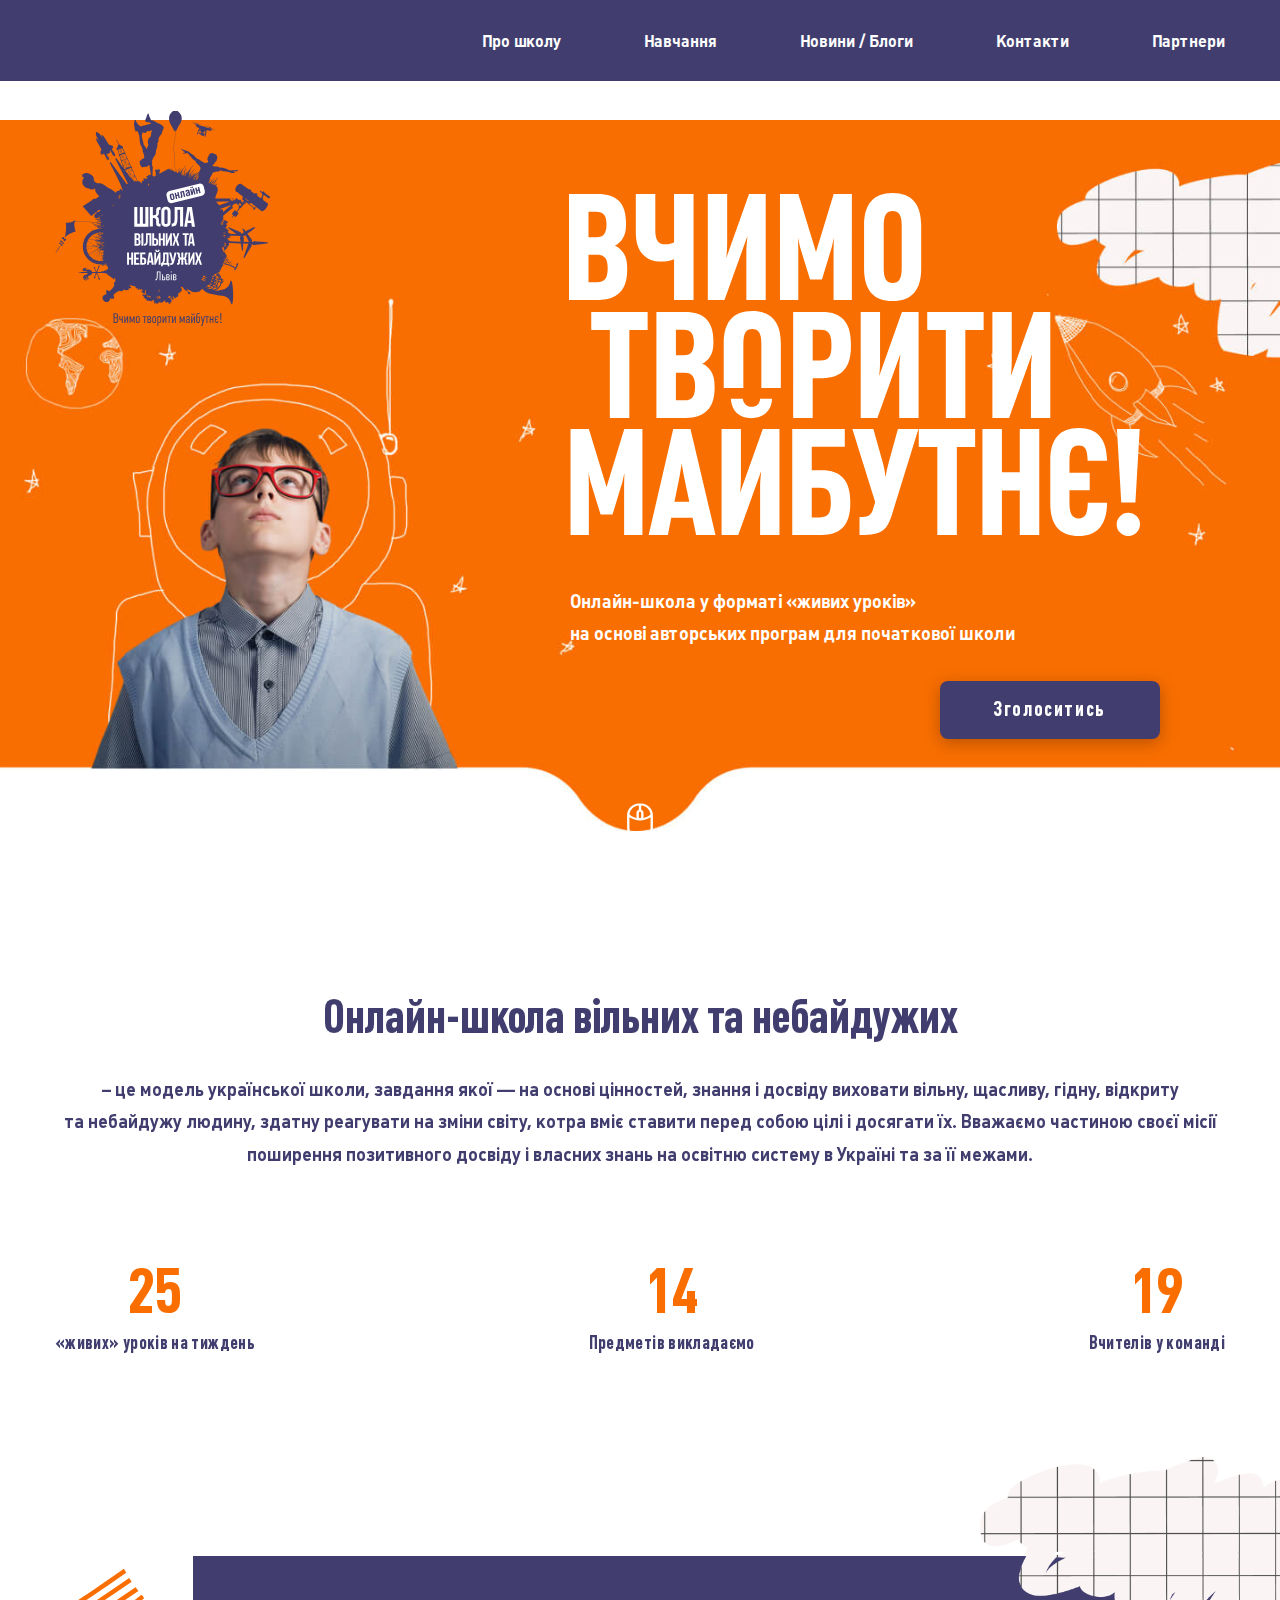
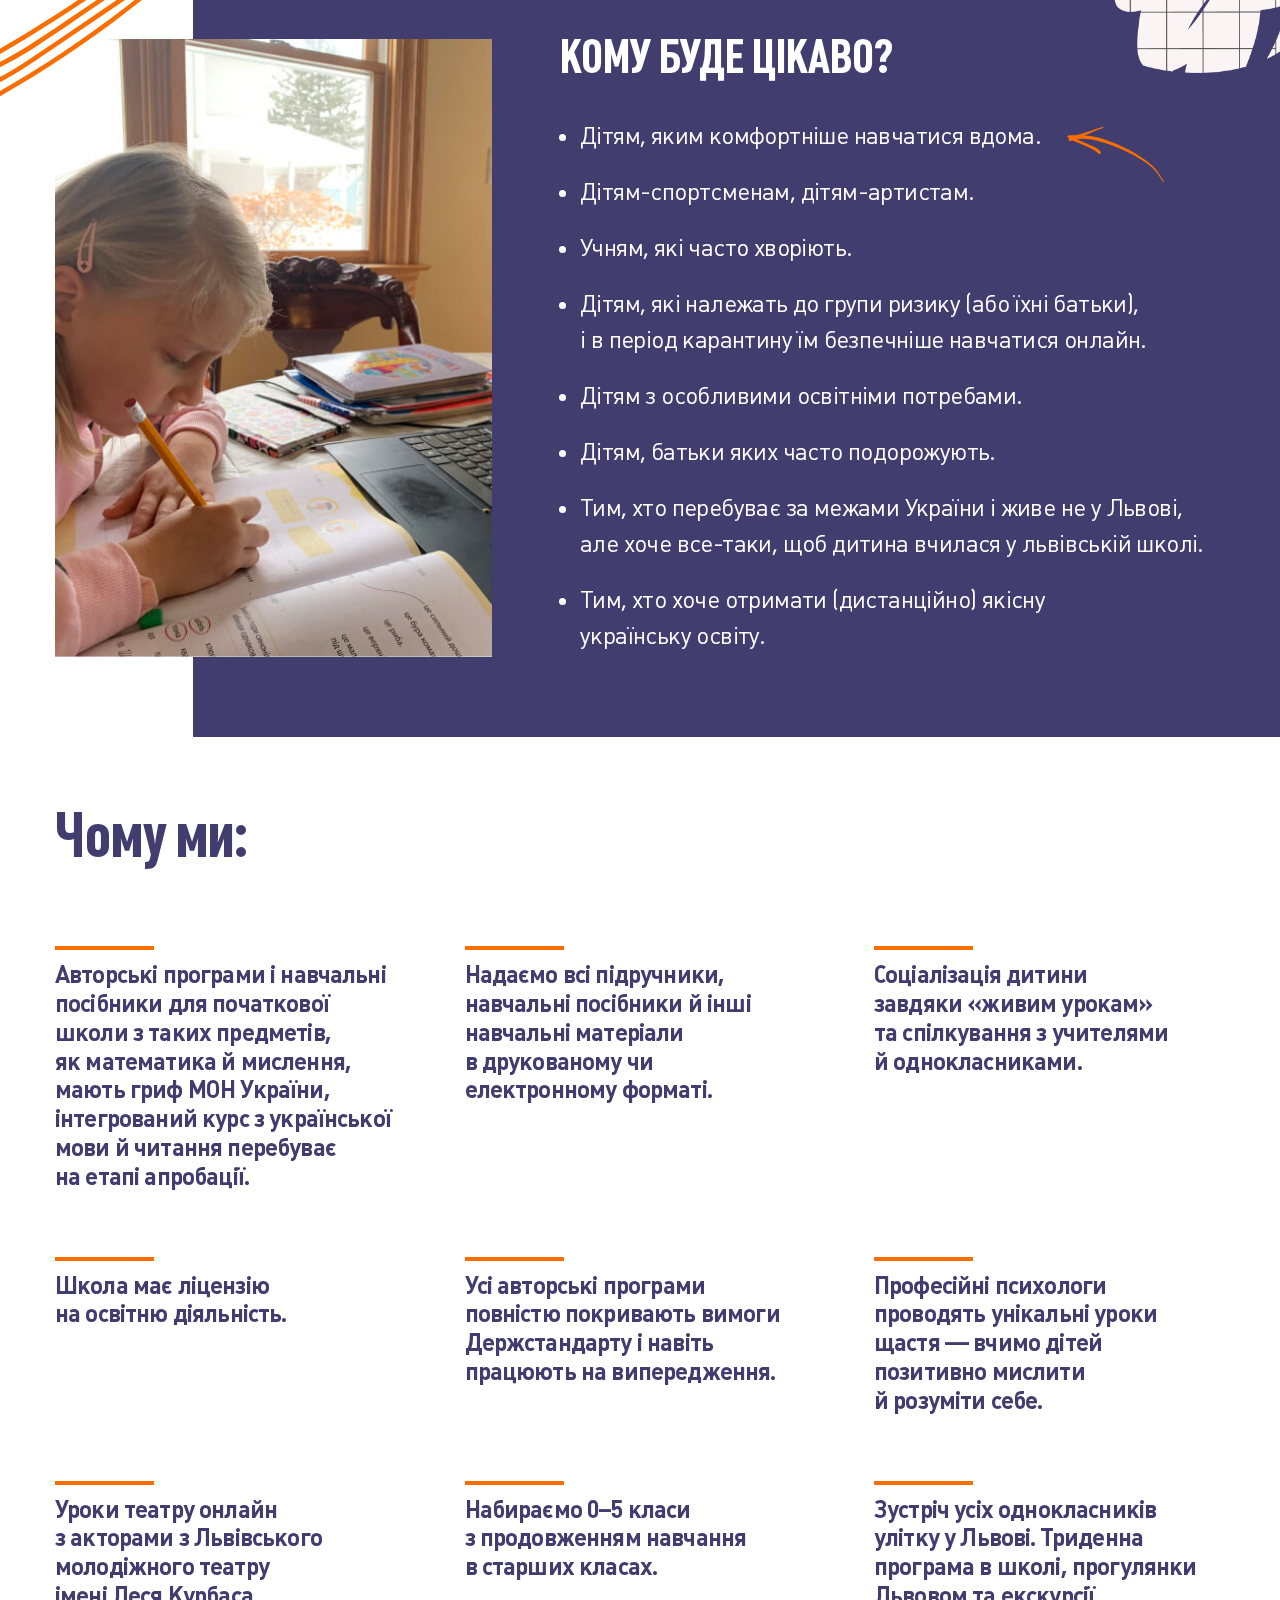
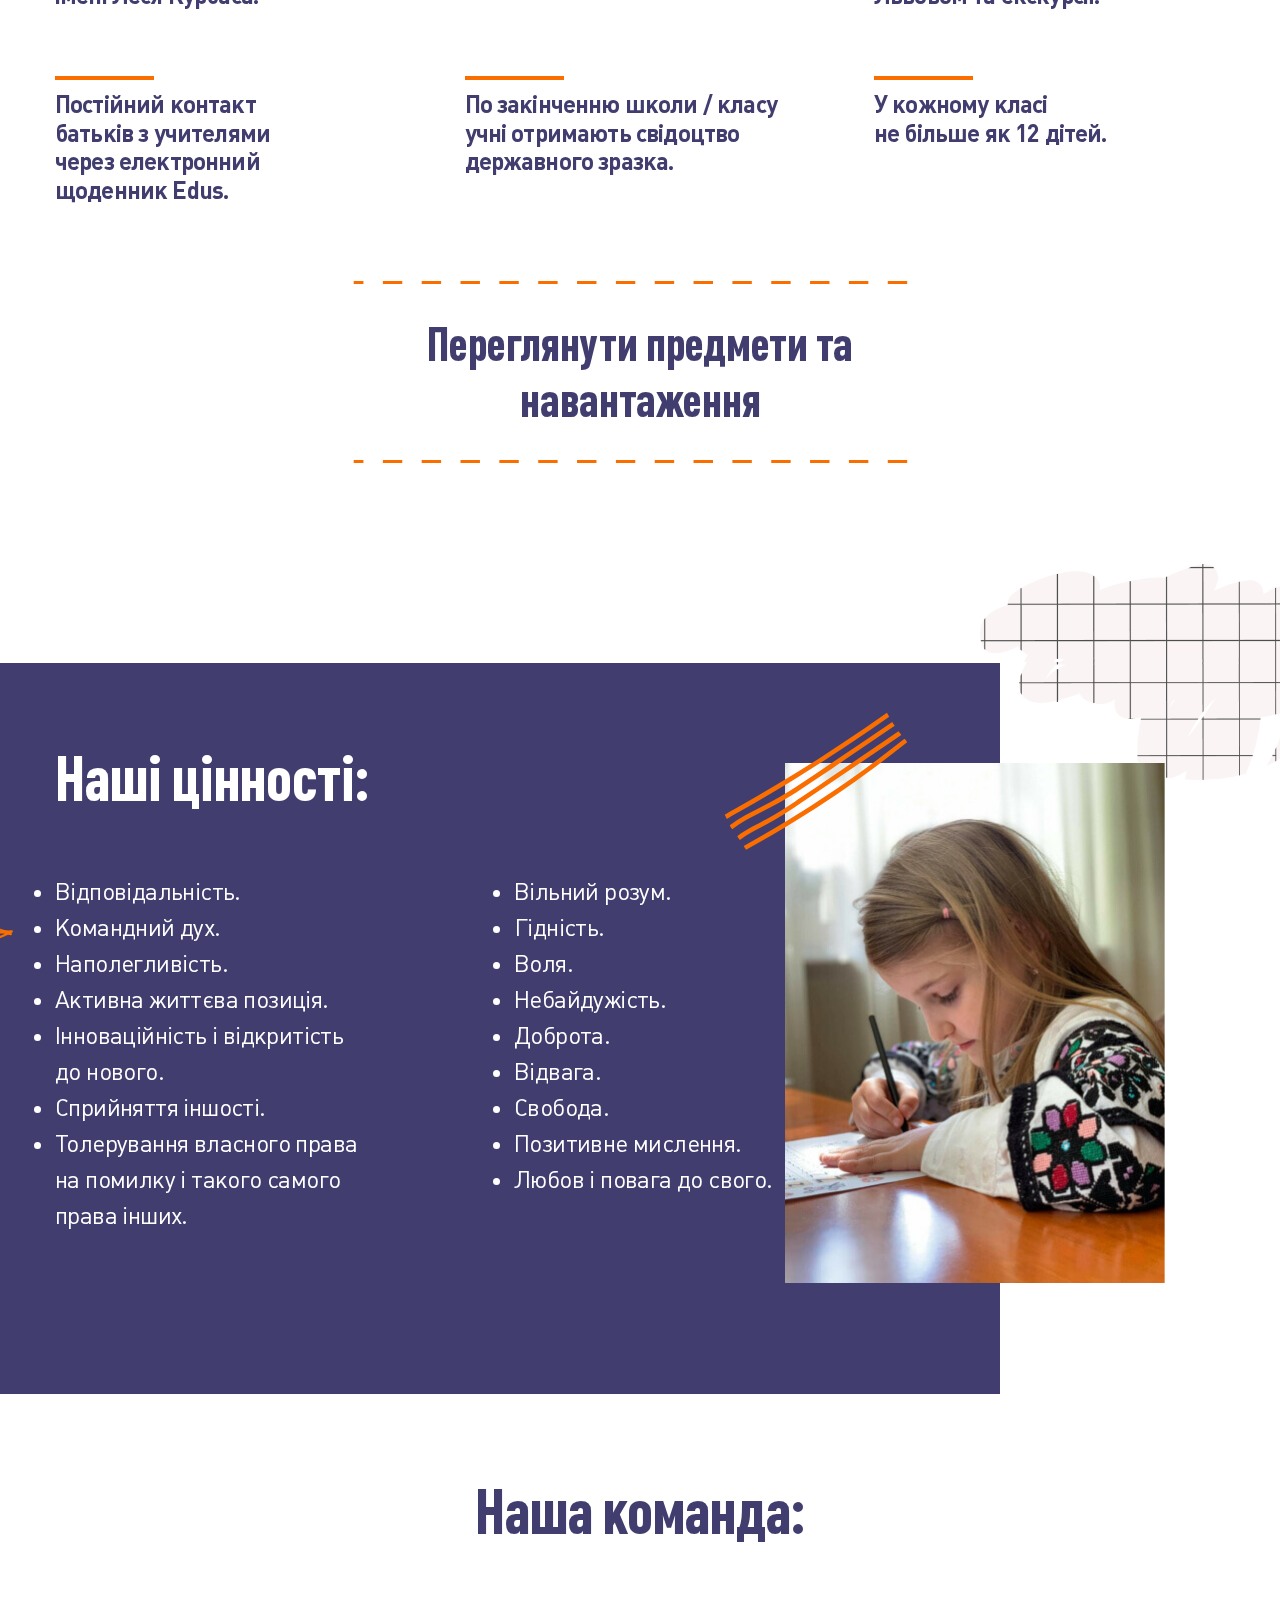
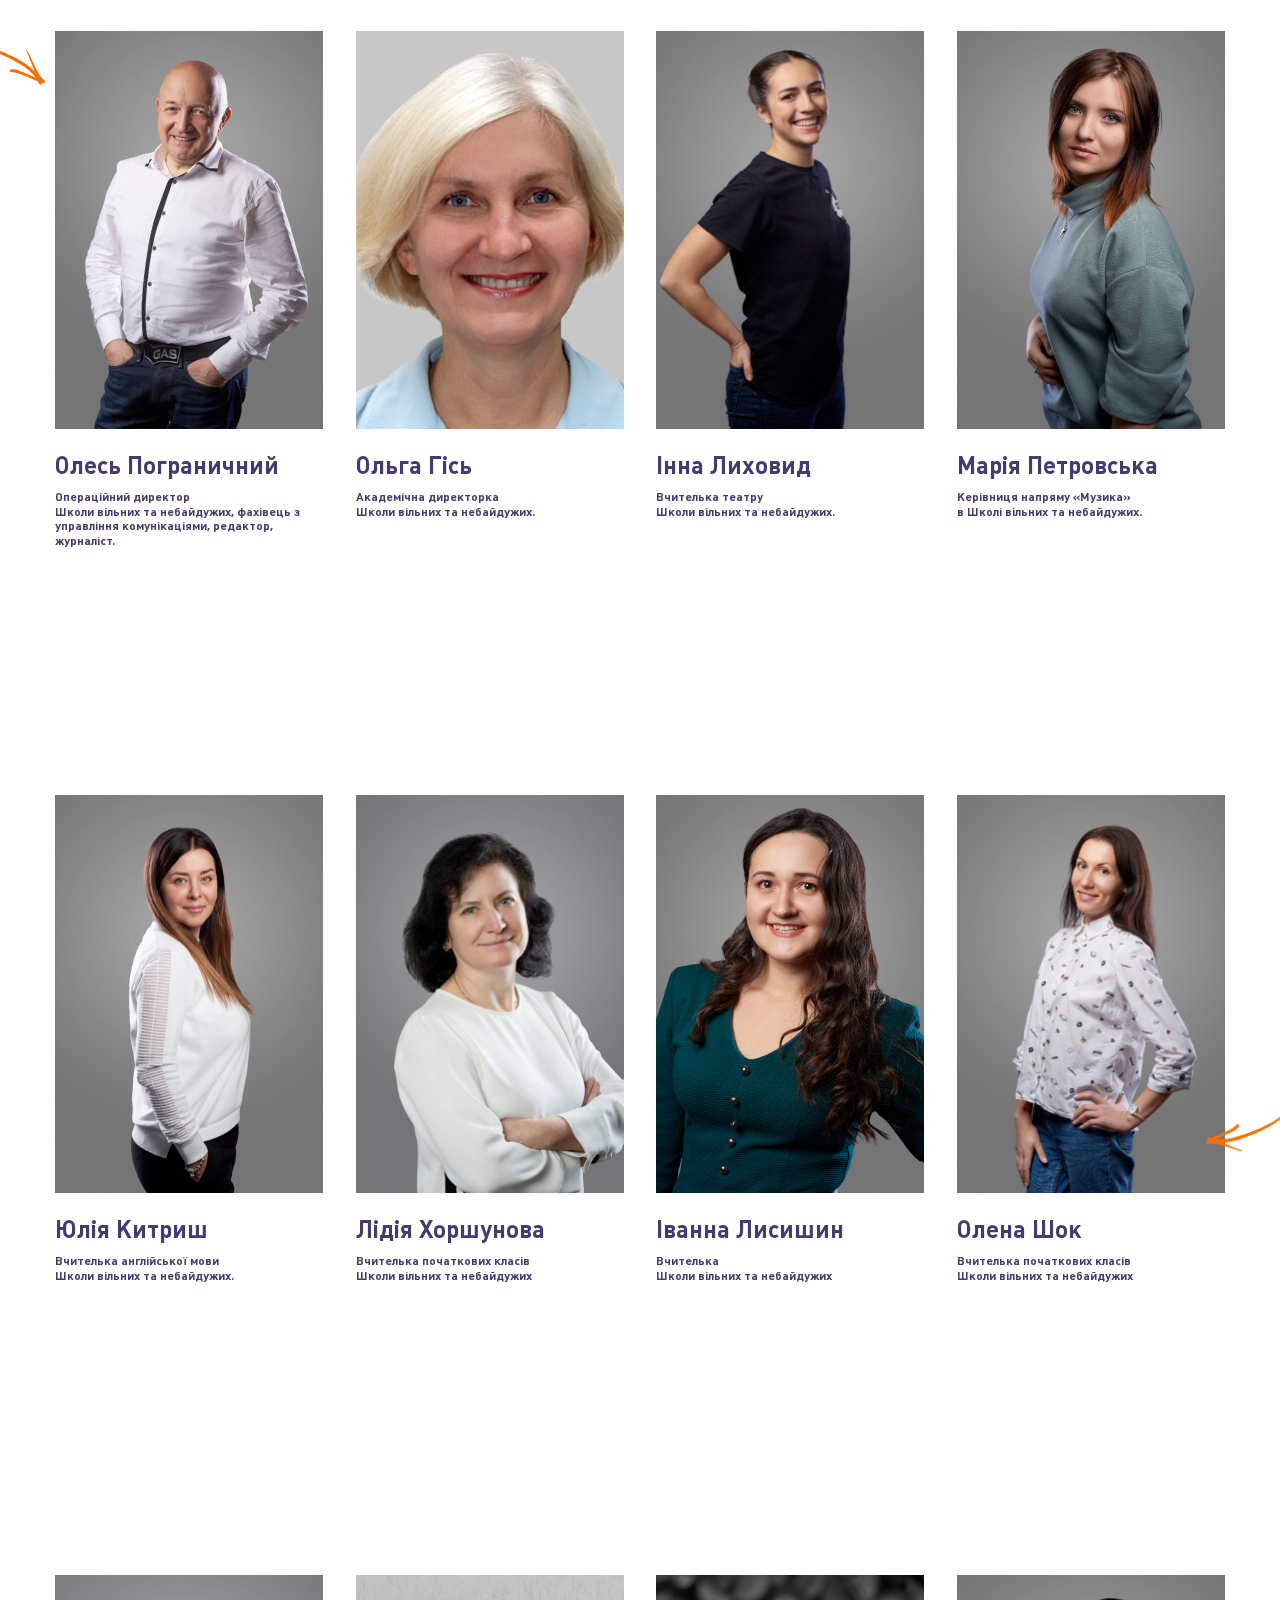
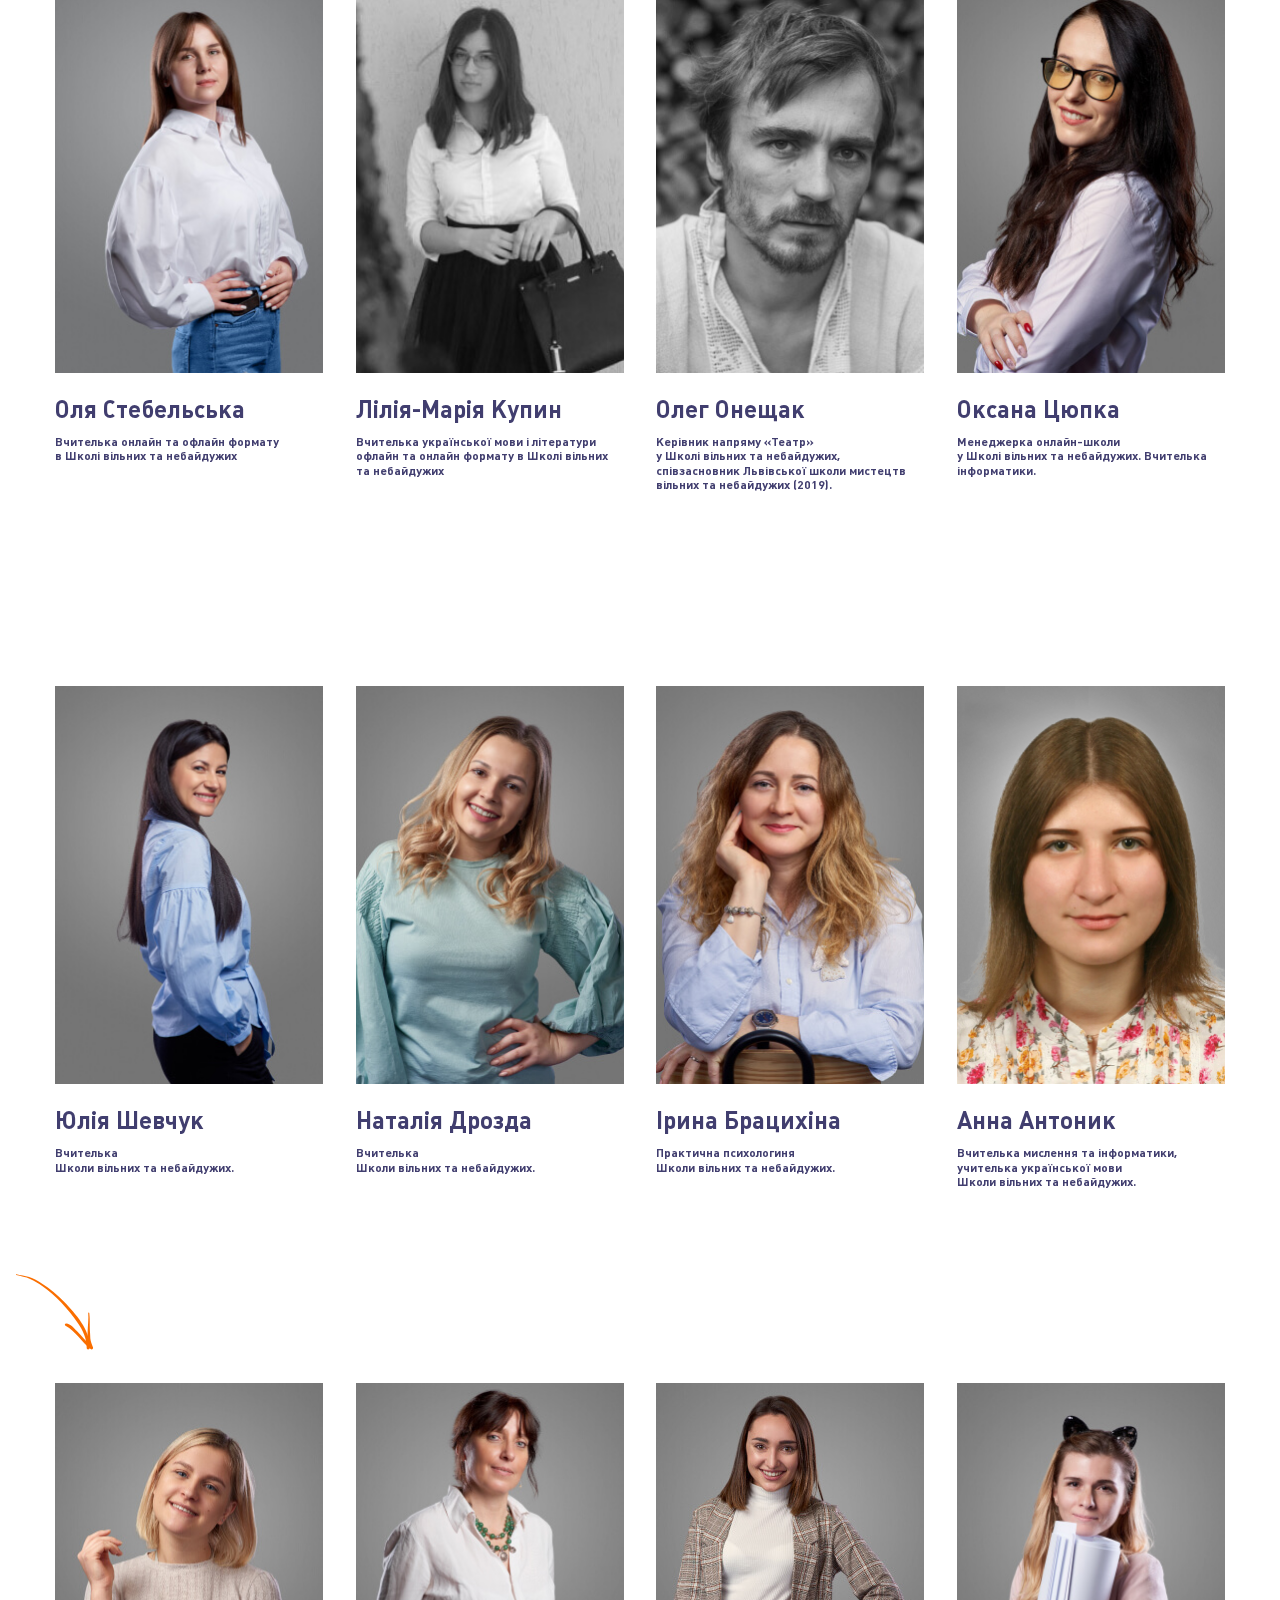
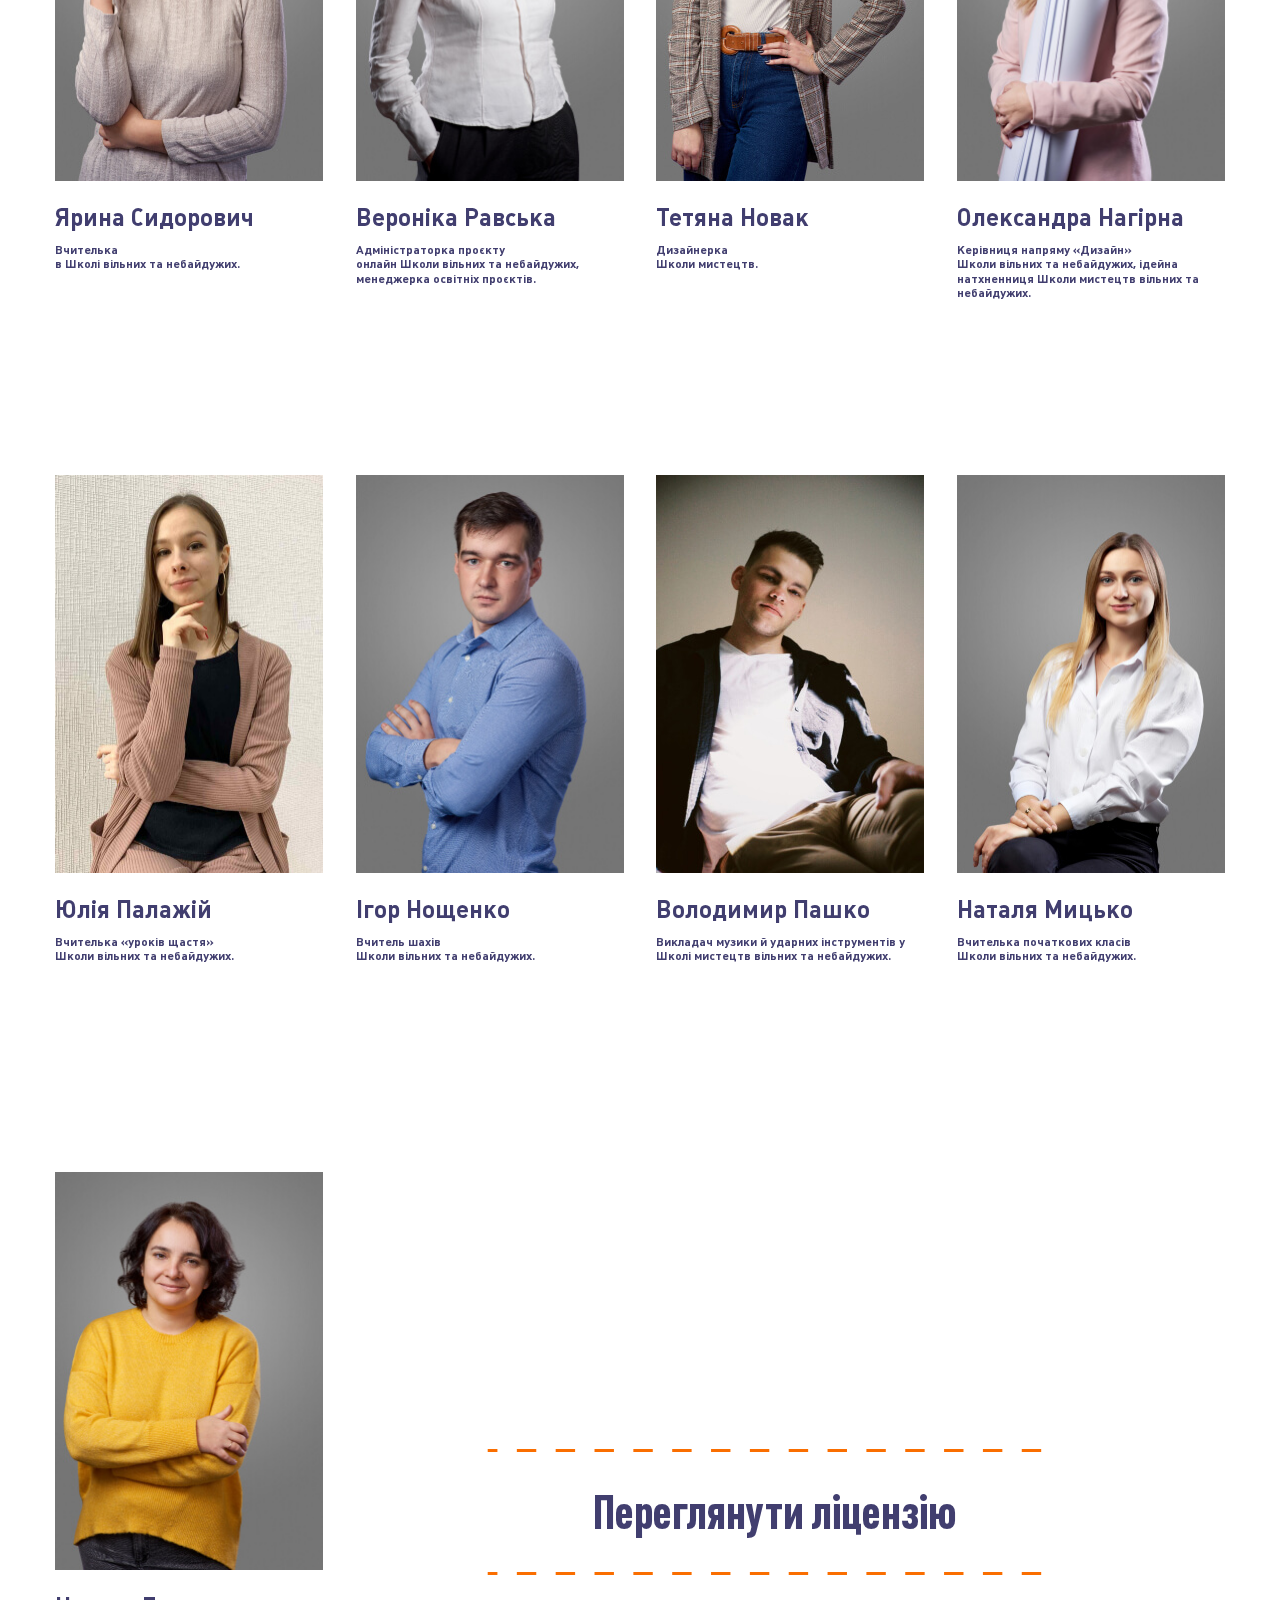
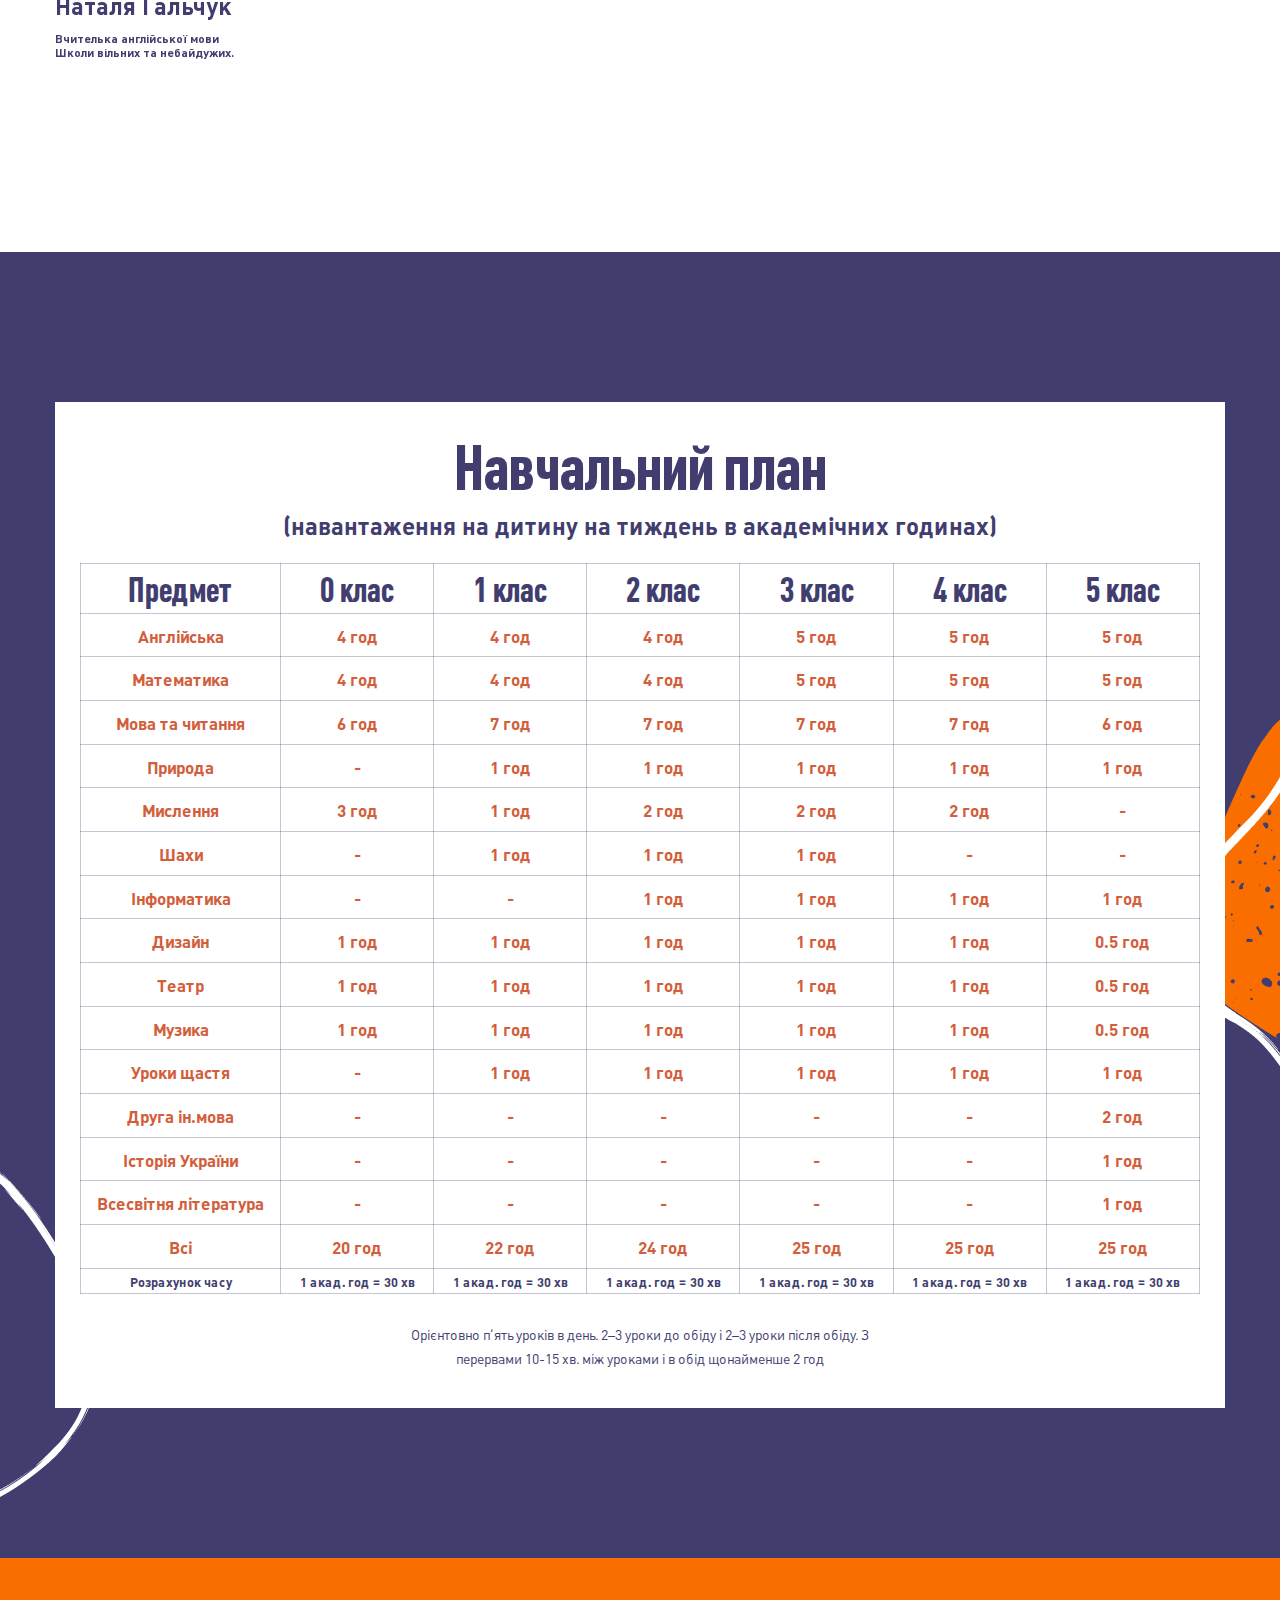
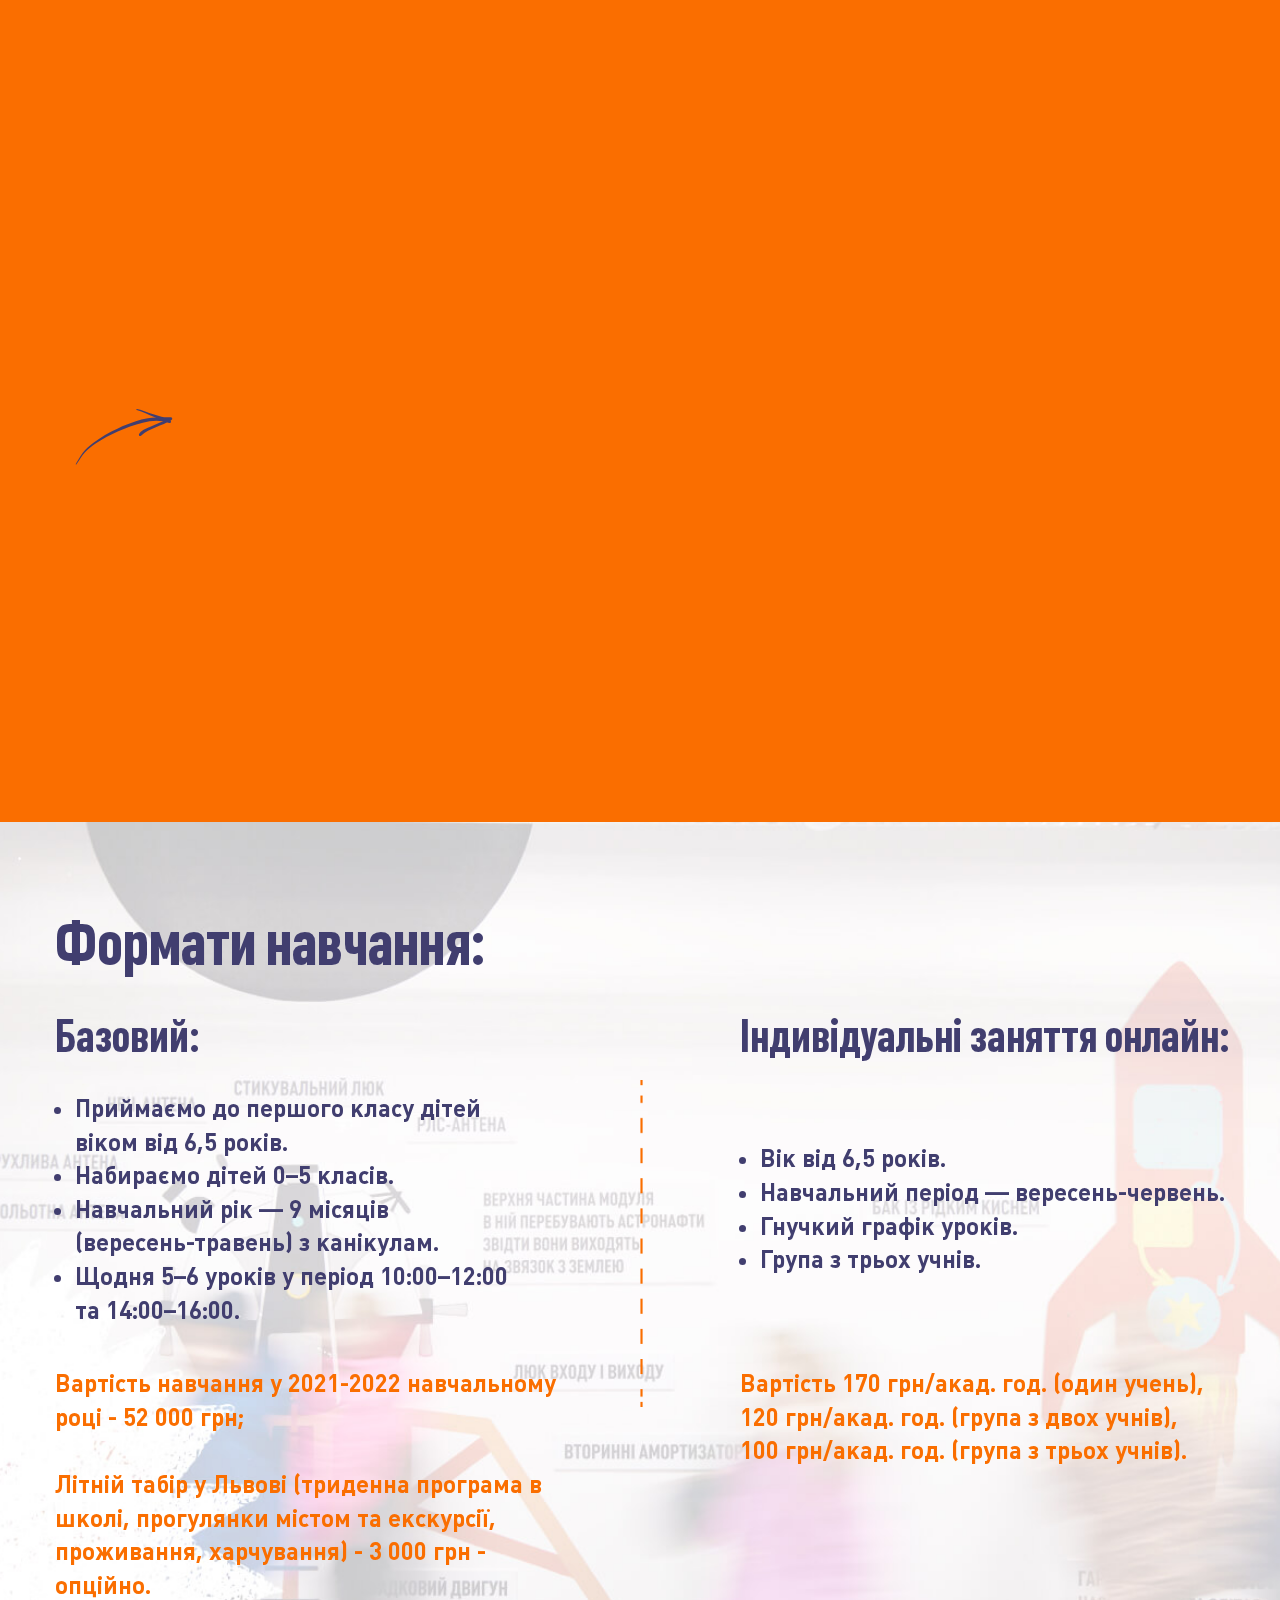
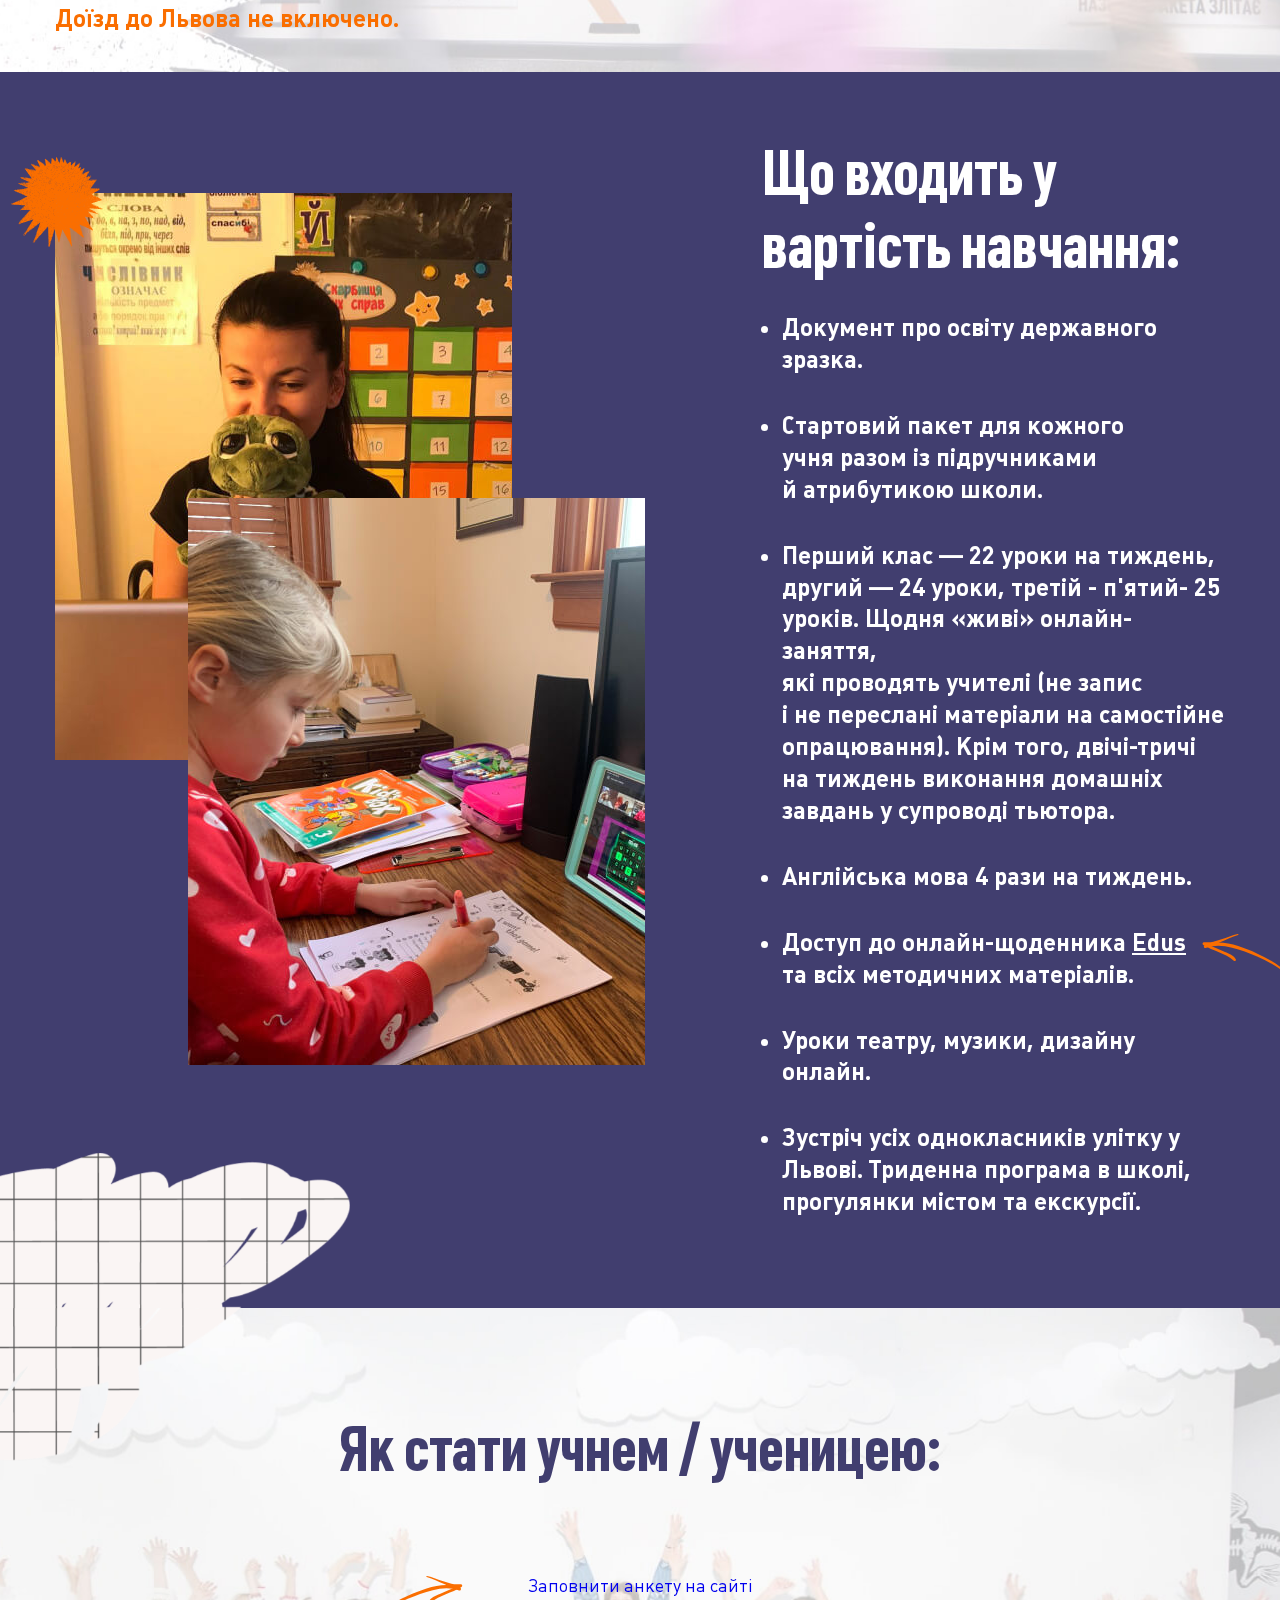
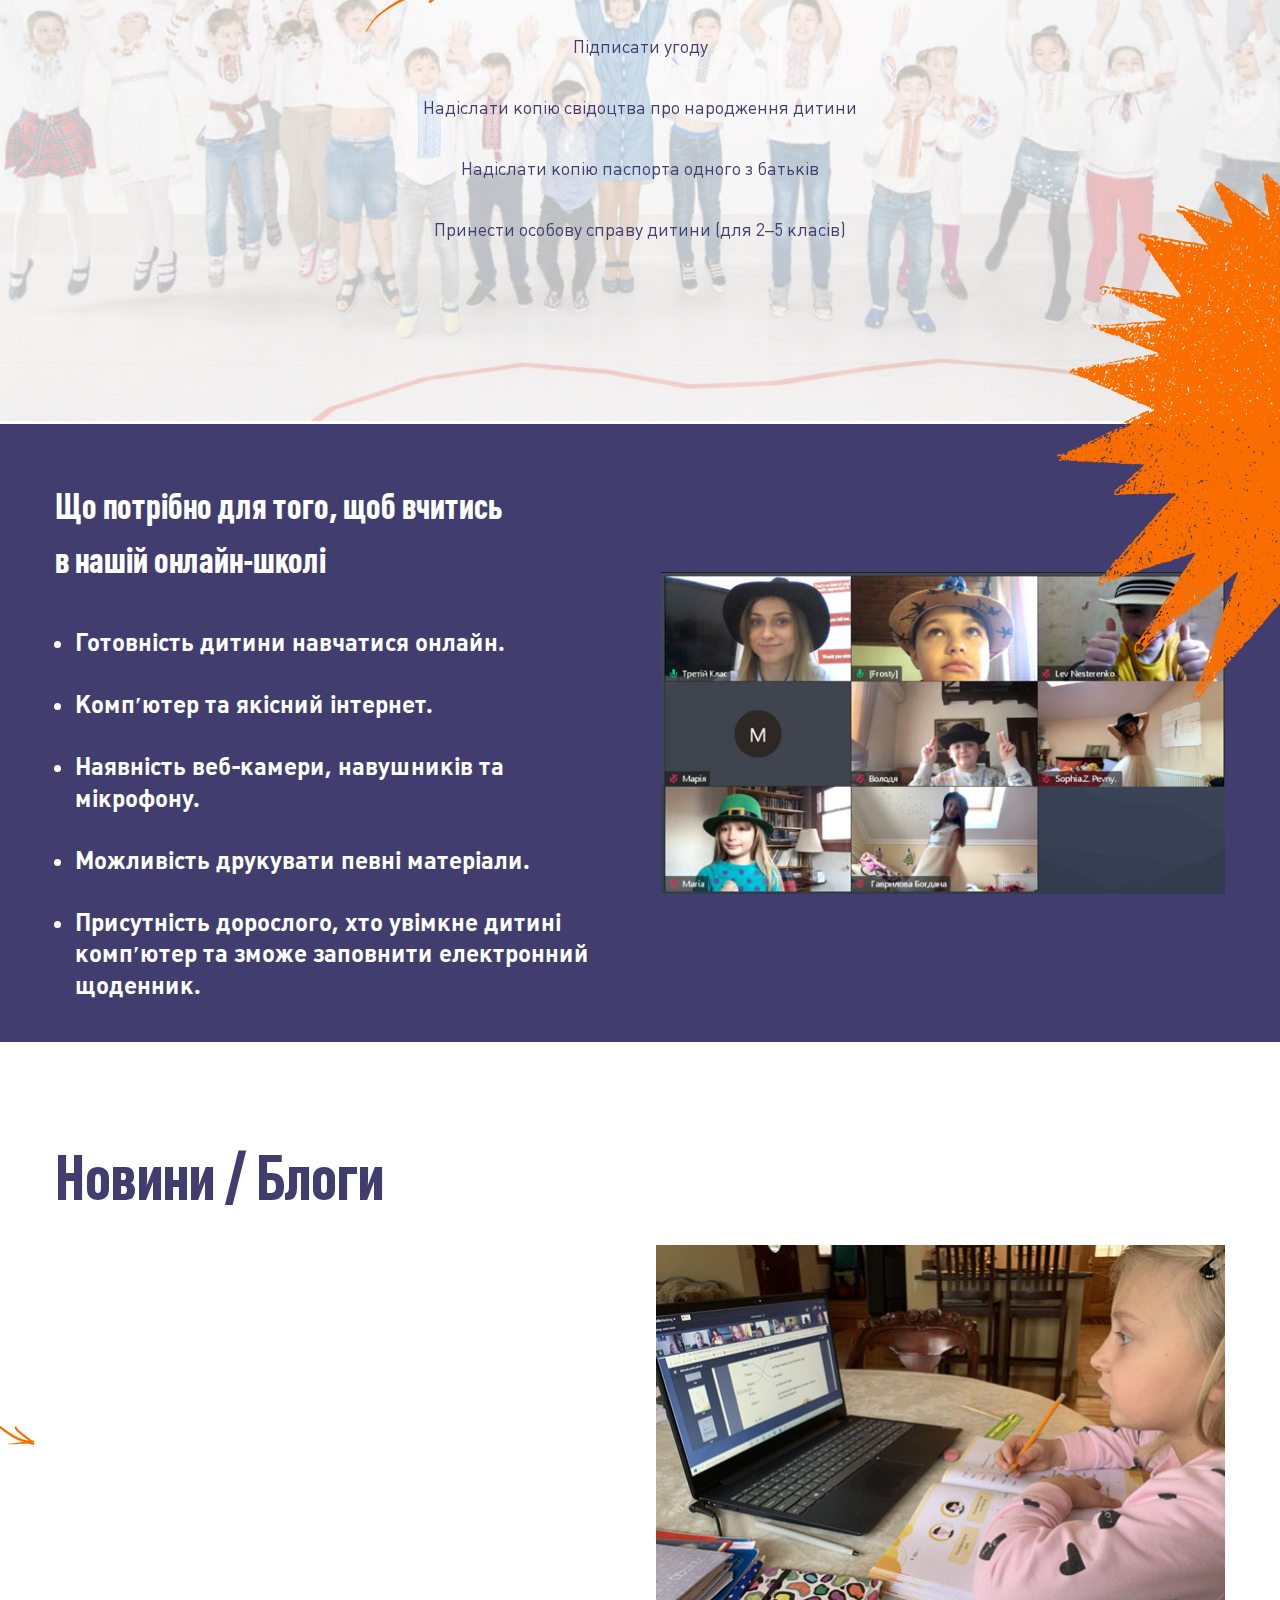
<file: index.html>
<!DOCTYPE html>
<html lang="en">
<head>
    <meta charset="UTF-8">
    <meta name="viewport" content="width=device-width, initial-scale=1.0">
    <title>Школа вільних та небайдужих</title>

    <link rel="stylesheet" href="https://unpkg.com/swiper/swiper-bundle.min.css" />
    <link rel="stylesheet" href="styles/styles.css">

    <script src="https://code.jquery.com/jquery-3.5.1.min.js" integrity="sha256-9/aliU8dGd2tb6OSsuzixeV4y/faTqgFtohetphbbj0=" crossorigin="anonymous"></script>
    <script src="https://unpkg.com/swiper/swiper-bundle.min.js"></script>
    <script src="scripts/counter.js"></script>
    <script src="scripts/scripts.js"></script>
</head>
<body>
    <header class="df">
        <div class="container df s_betwen">
            <a href="/">
                <img src="img/logo.svg" class="logo" alt="">
            </a>

            <nav class="df">
                <div class="drop_down">
                    <span>Про школу</span>

                    <div class="drop">
                        <a href="#online_school">Онлайн-школа</a>
                        <a href="#who_interested">Кому буде цікаво</a>
                        <a href="#why_we">Чому ми</a>
                        <a href="#our_values">Наші цінності</a>
                        <a href="#our_team">Наша команда</a>
                        <button class="call_modal" data-modal=".license_overlay">Ліцензія</buttom>
                        <a href="#photo_space">Фото просторів</a>
                    </div>
                </div>

                <div class="drop_down">
                    <span>Навчання</span>

                    <div class="drop">
                        <a href="#study_plan">Навчальний план</a>
                        <a href="#video_wrap">Відео</a>
                        <a href="#school_format">Формати навчання</a>
                        <a href="#wats_in_price">Що входить у вартість навчання</a>
                        <a href="#how_to_become_student">Як стати учнем/ученицею</a>
                        <a href="#what_u_need">Що потрібно, щоб вчитись</a>
                    </div>
                </div>

                <a href="#news">Новини / Блоги</a>
                <a href="#contacts">Контакти</a>
                <a href="#partners">Партнери</a>
            </nav>
        </div>
    </header>

    <main>
        <section class="big_container top_section">
            <div class="container">
                <img src="img/top_screen_logo.svg" alt="" class="big_logo">

                <img src="img/top_screen_slogan.svg" alt="" class="top_slogan">

                <p class="under_slogan">
                    Онлайн-школа у форматі «живих уроків» <br> на основі авторських програм для початкової школи
                </p>

                <!-- <button class="assigne_btn call_modal" data-modal=".form_overlay">Зголоситись</button> -->

                <a href="https://docs.google.com/forms/d/e/1FAIpQLSdZXMGHr9an1UhYc7g9g3VJ0x-VELqtNO1QOlLrXEF7TNU7ig/viewform" target="_blank" class="assigne_btn">Зголоситись</a>

                <a href="#online_school" class="scroll_screen"></a>
            </div>
        </section>

        <section id="online_school" class="big_container online_school">
            <div class="container">
                <h1>Онлайн-школа вільних та небайдужих</h1>

                <p class="subtitle">
                    – це модель української школи, завдання якої — на основі цінностей, знання і досвіду виховати вільну, щасливу, гідну, відкриту <br> 
                    та небайдужу людину, здатну реагувати на зміни світу, котра вміє ставити перед собою цілі і досягати їх. Вважаємо частиною своєї місії поширення позитивного досвіду і власних знань на освітню систему в Україні та за її межами.
                </p>

                <div class="df s_betwen">
                    <div class="stats">
                        <p class="num counter-number" data-from="1" data-to="25" data-speed="500">25</p>
                        <p>«живих» уроків на тиждень</p>
                    </div>

                    <div class="stats">
                        <p class="num counter-number" data-from="1" data-to="14" data-speed="500">14</p>
                        <p>Предметів викладаємо</p>
                    </div>

                    <div class="stats">
                        <p class="num counter-number" data-from="1" data-to="19" data-speed="500">19</p>
                        <p>Вчителів у команді</p>
                    </div>
                </div>
            </div>     
        </section>

        <section id="who_interested" class="big_container who_interested">
            <div class="container">

                <div class="img_wrap">
                    <img src="img/who_interested/who_1.jpg" alt="">
                </div>

                <p class="title">КОМУ БУДЕ ЦІКАВО?</p>

                <ul>
                    <li data-img="img/who_interested/who_1.jpg">Дітям, яким комфортніше навчатися вдома.</li>
                    <li data-img="img/who_interested/who_2.jpg">Дітям-спортсменам, дітям-артистам.</li>
                    <li data-img="img/who_interested/who_3.jpg">Учням, які часто хворіють.</li>
                    <li data-img="img/who_interested/who_4.jpg">Дітям, які належать до групи ризику (або їхні батьки), <br>і в період карантину їм безпечніше навчатися онлайн.</li>
                    <li data-img="img/who_interested/who_5.jpg">Дітям з особливими освітніми потребами.</li>
                    <li data-img="img/who_interested/who_6.jpg">Дітям, батьки яких часто подорожують.</li>
                    <li data-img="img/who_interested/who_7.jpg">Тим, хто перебуває за межами України і живе не у Львові, <br>але хоче все-таки, щоб дитина вчилася у львівській школі.</li>
                    <li data-img="img/who_interested/who_8.jpg">Тим, хто хоче отримати (дистанційно) якісну <br>українську освіту.</li>
                </ul>
            </div>
        </section>

        <section id="why_we" class="big_container why_we">
            <div class="container">
                <p class="title">Чому ми: </p>

                <div class="df s_betwen why_wrap">
                    <div class="one">
                        <p>
                            Авторські програми і навчальні посібники для початкової <br>школи з таких предметів, <br>як математика й мислення, мають гриф МОН України, інтегрований курс з української мови й читання перебуває <br>на етапі апробації.
                        </p>
                    </div>
                    
                    <div class="one">
                        <p>
                            Надаємо всі підручники, навчальні посібники й інші навчальні матеріали <br>в друкованому чи <br>електронному форматі.
                        </p>
                    </div>

                    <div class="one">
                        <p>
                            Соціалізація дитини <br>завдяки «живим урокам» <br>та спілкування з учителями <br>й однокласниками.
                        </p>
                    </div>

                    <div class="one">
                        <p>
                            Школа має ліцензію <br>на освітню діяльність.
                        </p>
                    </div>

                    <div class="one">
                        <p>
                            Усі авторські програми <br>повністю покривають вимоги Держстандарту і навіть працюють на випередження.
                        </p>
                    </div>

                    <div class="one">
                        <p>
                            Професійні психологи <br>проводять унікальні уроки <br>щастя — вчимо дітей <br>позитивно мислити <br>й розуміти себе.
                        </p>
                    </div>

                    <div class="one">
                        <p>
                            Уроки театру онлайн <br>з акторами з Львівського молодіжного театру <br>імені Леся Курбаса.
                        </p>
                    </div>

                    <div class="one">
                        <p>
                            Набираємо 0–5 класи <br>з продовженням навчання <br>в старших класах.
                        </p>
                    </div>

                    <div class="one">
                        <p>
                            Зустріч усіх однокласників <br>улітку у Львові. Триденна програма в школі, прогулянки Львовом та екскурсії.
                        </p>
                    </div>

                    <div class="one">
                        <p>
                            Постійний контакт <br>батьків з учителями <br>через електронний <br>щоденник Edus.
                        </p>
                    </div>

                    <div class="one">
                        <p>
                            По закінченню школи / класу учні отримають свідоцтво державного зразка.
                        </p>
                    </div>

                    <div class="one">
                        <p>
                            У кожному класі <br>не більше як 12 дітей.
                        </p>
                    </div>
                </div>

                <a href="#study_plan" class="pressure">
                    <svg width="574" height="3" viewBox="0 0 574 3" fill="none" xmlns="http://www.w3.org/2000/svg">
                        <path class="line-move" d="M573.6 1.5L0.700043 1.49997" stroke="#FA6E00" stroke-width="3" stroke-miterlimit="10" stroke-dasharray="19.42 19.42"></path>
                      </svg>

                    Переглянути предмети та навантаження

                    <svg width="574" height="3" viewBox="0 0 574 3" fill="none" xmlns="http://www.w3.org/2000/svg">
                        <path class="line-move" d="M573.6 1.5L0.700043 1.49997" stroke="#FA6E00" stroke-width="3" stroke-miterlimit="10" stroke-dasharray="19.42 19.42"></path>
                      </svg>
                </a>
            </div>
        </section>

        <section id="our_values" class="big_container our_values">
            <div class="container">
                <p class="title">Наші цінності:</p>

                <ul>
                    <li data-img="img/values/valuees_1.jpg">Відповідальність.</li>
                    <li data-img="img/values/valuees_17.jpg">Командний дух.</li>
                    <li data-img="img/values/valuees_18.jpg">Наполегливість.</li>
                    <li data-img="img/values/valuees_19.jpg">Активна життєва позиція.</li>
                    <li data-img="img/values/valuees_20.jpg">Інноваційність і відкритість <br>до нового.</li>
                    <li data-img="img/values/valuees_21.jpg">Сприйняття іншості.</li>
                    <li data-img="img/values/valuees_22.jpg">Толерування власного права <br>на помилку і такого самого <br>права інших.</li>
                    <li data-img="img/values/valuees_8.jpg">Вільний розум.</li>
                    <li data-img="img/values/valuees_9.jpg">Гідність.</li>
                    <li data-img="img/values/valuees_10.jpg">Воля.</li>
                    <li data-img="img/values/valuees_11.jpg">Небайдужість.</li>
                    <li data-img="img/values/valuees_12.jpg">Доброта.</li>
                    <li data-img="img/values/valuees_13.jpg">Відвага.</li>
                    <li data-img="img/values/valuees_14.jpg">Свобода.</li>
                    <li data-img="img/values/valuees_15.jpg">Позитивне мислення.</li>
                    <li data-img="img/values/valuees_16.jpg">Любов і повага до свого.</li>
                </ul>

                <div class="img_wrap">
                    <img src="img/values/valuees_1.jpg" alt="">
                </div>
            </div>
        </section>

        <section id="our_team" class="container our_team">
            <p class="title">
                Наша команда: 
            </p>

            <div class="df s_betwen team_wrap">
                <div class="one">
                    <div class="img_wrap">
                        <img src="img/teachers/teacher_1.jpg" alt="">

                        <img src="img/teachers/teacher_1_1.jpg" alt="" class="hover_img">
                    </div>

                    <p class="name">
                        Олесь Пограничний
                    </p>

                    <p class="desc">
                        Операційний директор <br>
                        Школи вільних та небайдужих, 
                        фахівець з управління комунікаціями, редактор, журналіст. 
                    </p>

                    <p class="sub_desc">
                        У 2019 році закінчив Школу освітніх 
                        управлінців (спільна програма KMBS 
                        та Освіторії). Голова капітули «Журналу Ї». 
                        У 2016–2017 — прес-секретар голови 
                        Донецької військово-цивільної адміністрації. Секретар українсько-польського 
                        медіа-товариства. Учасник Революції 
                        на граніті. Альпініст, мандрівник.

                    </p>
                </div>

                <div class="one">
                    <div class="img_wrap">
                        <img src="img/teachers/teacher_2.jpg" alt="">

                        <img src="img/teachers/teacher_2_1.jpg" alt="" class="hover_img">
                    </div>

                    <p class="name">
                        Ольга Гісь
                    </p>

                    <p class="desc">
                        Академічна директорка <br>
                        Школи вільних та небайдужих. 
                    </p>

                    <p class="sub_desc">
                        Кандидатка фіз.-мат. наук, психологиня, вчителька вищої категорії. Лауреатка міжнародної стипендії ім. Фулбрайта в галузі освіти. Стажувалася у США (The Torrance Center for Creativity and Talent Development). 
                        <br><br>
                        Авторка підручників і навчальних посібників:
                        - серії «Планета Міркувань» — для розвитку продуктивного мислення дітей молодшого шкільного віку;
                        - інноваційних підручників з математики 
                        для 1–4 класів;
                        - серії «Школа Міркувань» (математика, мислення, абетка) — для підготовки 
                        дитини до школи.

                    </p>
                </div>

                <div class="one">
                    <div class="img_wrap">
                        <img src="img/teachers/teacher_3.jpg" alt="">

                        <img src="img/teachers/teacher_3_1.jpg" alt="" class="hover_img">
                    </div>

                    <p class="name">
                        Інна Лиховид
                    </p>

                    <p class="desc">
                        Вчителька театру <br>
                        Школи вільних та небайдужих.
                    </p>

                    <p class="sub_desc">
                        Актриса театру і кіно. У 2014 році закінчила Львівський національний університет 
                        імені Івана Франка, здобула вищу освіту 
                        за спеціальністю «Театральне мистецтво». Дев’ять років пропрацювала актрисою 
                        в театрі ім. Лесі Українки. Тепер мама 
                        і вчителька, а ще поетеса і перекладачка.
                    </p>
                </div>

                <div class="one">
                    <div class="img_wrap">
                        <img src="img/teachers/teacher_4.jpg" alt="">

                        <img src="img/teachers/teacher_4_1.jpg" alt="" class="hover_img">
                    </div>

                    <p class="name">
                        Марія Петровська
                    </p>

                    <p class="desc">
                        Керівниця напряму «Музика» <br>
                        в Школі вільних та небайдужих.
                    </p>

                    <p class="sub_desc">
                        Композиторка (навчалася у Мирослава Скорика), викладачка музично-теоретичних дисциплін, вокалу, фортепіано та композиції. Учасниця (2018) і лекторка (2019) на фестивалі освіти «Вчителі майбутнього». Учасниця 
                        й переможниця міжнародних конкурсів 
                        та фестивалів з композиції. У 2017 році відбулася світова прем’єра її твору 
                        на Міжнародному фестивалі сучасної музики «2days& 2 night new music». Пише класичні твори і різноманітні пісні.

                    </p>
                </div>

                <div class="one">
                    <div class="img_wrap">
                        <img src="img/teachers/teacher_5.jpg" alt="">

                        <img src="img/teachers/teacher_5_1.jpg" alt="" class="hover_img">
                    </div>

                    <p class="name">
                        Юлія Китриш
                    </p>

                    <p class="desc">
                        Вчителька англійської мови <br>
                        Школи вільних та небайдужих. 
                    </p>

                    <p class="sub_desc">
                        Має вищу педагогічну освіту, викладає англійську мову з 2013 року. Спеціалістка 
                        першої категор  ії. Має міжнародну сертифікацію (Cambridge TKT — Module 1, Cambridge 
                        TKT — Young Learners).
                    </p>
                </div>

                <div class="one">
                    <div class="img_wrap">
                        <img src="img/teachers/teacher_6.jpg" alt="">

                        <img src="img/teachers/teacher_6_1.jpg" alt="" class="hover_img">
                    </div>

                    <p class="name">
                        Лідія Хоршунова
                    </p>

                    <p class="desc">
                        Вчителька початкових класів <br>
                        Школи вільних та небайдужих
                    </p>

                    <p class="sub_desc">
                        Вчитель вищої категорії. Має звання «Вчитель-методист». У 2006–2020 — методистка початкових класів НМЦО м. Львова 
                        (за сумісництвом). Двічі переможниця програми «Успішний вчитель» (2015, 2018). У 2017 — членкиня авторського колективу з розробки проєкту Державного стандарту Нової української школи в частині початкової школи. Співавторка навчальних ігор до навчального посібника 
                        Дарії Біди «Чарівна книга природи» (2017). Співавторка навчального посібника «Пори року. Птахи. Я пізнаю природу. 1 клас» за редакцією Дарії Біди (серія «Бібліотечка “Колоска”»).
                    </p>
                </div>

                <div class="one">
                    <div class="img_wrap">
                        <img src="img/teachers/teacher_7.jpg" alt="">

                        <img src="img/teachers/teacher_7_1.jpg" alt="" class="hover_img">
                    </div>

                    <p class="name">
                        Іванна Лисишин
                    </p>

                    <p class="desc">
                        Вчителька <br>
                        Школи вільних та небайдужих
                    </p>

                    <p class="sub_desc">
                        Закінчила Львівський національний університет імені Івана Франка. Здобула дві вищі освіти — вчителя початкової школи та вчителя англійської мови і літератури. Професійний стаж — 5 років. У сфері освіти тому, що прагне сприяти створенню умов для плекання яскравих особистостей, які змінюватимуть світ на краще і житимуть за покликом серця.
                    </p>
                </div>

                <div class="one">
                    <div class="img_wrap">
                        <img src="img/teachers/teacher_8.jpg" alt="">

                        <img src="img/teachers/teacher_8_1.jpg" alt="" class="hover_img">
                    </div>

                    <p class="name">
                        Олена Шок
                    </p>

                    <p class="desc">
                        Вчителька початкових класів <br>
                        Школи вільних та небайдужих
                    </p>

                    <p class="sub_desc">
                        У 2012 році закінчила Тернопільський національний педагогічний університет 
                        ім. В. М. Гнатюка. Працювала з дітьми різного віку, провела безліч занять, ігор та бесід. Любить дізнаватися щось нове, тому відвідує багато різноманітних семінарів. Брала участь 
                        у фестивалі від Освіторії «Вчителі майбутнього». Була волонтеркою в конкурсі Global Teachers Prize у відборі топ–50. Любить подорожувати, 
                        пити смачну каву і читати цікаві книжки.
                    </p>
                </div>

                <div class="one">
                    <div class="img_wrap">
                        <img src="img/teachers/teacher_9.jpg" alt="">

                        <img src="img/teachers/teacher_9_1.jpg" alt="" class="hover_img">
                    </div>

                    <p class="name">
                        Оля Стебельська
                    </p>

                    <p class="desc">
                        Вчителька онлайн та офлайн формату <br>
                        в Школі вільних та небайдужих
                    </p>

                    <p class="sub_desc">
                        У 2017 році закінчила педагогічний 
                        коледж Львівського національного університету імені Івана Франка, у 2020-му — Тернопільський 
                        національний педагогічний університет 
                        ім. В. М. Гнатюка.
                    </p>
                </div>

                <div class="one">
                    <div class="img_wrap">
                        <img src="img/teachers/teacher_10.jpg" alt="">

                        <img src="img/teachers/teacher_10_1.jpg" alt="" class="hover_img">
                    </div>

                    <p class="name">
                        Лілія-Марія Купин
                    </p>

                    <p class="desc">
                        Вчителька української мови і літератури офлайн та онлайн формату 
                        в Школі вільних та небайдужих
                    </p>

                    <p class="sub_desc">
                        У 2019 році закінчила Львівський національний університет імені Івана Франка, магістр філології. У 2016–2019 викладала 
                        на безкоштовних курсах української мови у Львові. Щоліта у 2017–2019 роках працювала т’юторкою для іноземців у School of Ukrainian Language and Culture при Українському католицькому університеті.
                    </p>
                </div>

                <div class="one">
                    <div class="img_wrap">
                        <img src="img/teachers/teacher_11.jpg" alt="">

                        <img src="img/teachers/teacher_11_1.jpg" alt="" class="hover_img">
                    </div>

                    <p class="name">
                        Олег Онещак
                    </p>

                    <p class="desc">
                        Керівник напряму «Театр» <br>
                        у Школі вільних та небайдужих, співзасновник Львівської школи мистецтв вільних та небайдужих (2019). 
                    </p>

                    <p class="sub_desc">
                        Актор Львівського театру імені Леся Курбаса, режисер, актор кіно. Співзасновник і директор Львівської галереї сценографії (2016), співорганізатор та ідейний натхненник першого в Україні фестивалю сценографії Львівське квадрієнале сценографії (2018).
                    </p>
                </div>

                <div class="one">
                    <div class="img_wrap">
                        <img src="img/teachers/teacher_12.jpg" alt="">

                        <img src="img/teachers/teacher_12_1.jpg" alt="" class="hover_img">
                    </div>

                    <p class="name">
                        Оксана Цюпка
                    </p>

                    <p class="desc">
                        Менеджерка онлайн-школи <br>
                        у Школі вільних та небайдужих. 
                        Вчителька інформатики. 
                    </p>

                    <p class="sub_desc">
                        У 2013 році закінчила факультет прикладної математики Національного університету «Львівська політехніка». 
                        У 2018–2019 здобувала диплом магістра 
                        в Дрогобицькому державному університеті 
                        ім. І. Я. Франка (математика й інформатика 
                        в закладах середньої освіти). Керівниця 
                        й організаторка проєкту «Думай! Дій! Твори!». Організаторка-аніматорка літніх таборів.
                    </p>
                </div>

                <div class="one">
                    <div class="img_wrap">
                        <img src="img/teachers/teacher_13.jpg" alt="">

                        <img src="img/teachers/teacher_13_1.jpg" alt="" class="hover_img">
                    </div>

                    <p class="name">
                        Юлія Шевчук
                    </p>

                    <p class="desc">
                        Вчителька <br>
                        Школи вільних та небайдужих. 
                    </p>

                    <p class="sub_desc">
                        Навчалася в Львівському національному університеті імені Івана Франка 
                        та в Рівненському державному гуманітарному університеті за спеціальністю «вчитель початкових класів і англійської мови». 
                        Тренерка British Council Ukraine 
                        для вчителів англійської мови НУШ 
                        у рамках проведення реформи освіти. Любить читати, навчатися та відкривати нові місця.
                    </p>
                </div>

                <div class="one">
                    <div class="img_wrap">
                        <img src="img/teachers/teacher_14.jpg" alt="">

                        <img src="img/teachers/teacher_14_1.jpg" alt="" class="hover_img">
                    </div>

                    <p class="name">
                        Наталія Дрозда
                    </p>

                    <p class="desc">
                        Вчителька <br>
                        Школи вільних та небайдужих. 
                    </p>

                    <p class="sub_desc">
                        Магістерка педагогічних наук. Закінчила Східноєвропейський національний університет 
                        імені Лесі Українки. Досвід роботи — 7 років. 
                        Гасло — «Мрію, вдосконалююсь і навчаю».
                    </p>
                </div>

                <div class="one">
                    <div class="img_wrap">
                        <img src="img/teachers/teacher_15.jpg" alt="">

                        <img src="img/teachers/teacher_15_1.jpg" alt="" class="hover_img">
                    </div>

                    <p class="name">
                        Ірина Брацихіна
                    </p>

                    <p class="desc">
                        Практична психологиня <br>
                        Школи вільних та небайдужих. 
                    </p>

                    <p class="sub_desc">
                        Дитячо-юнацька терапевтка, гештальт-терапевтка (в процесі здобування освіти). Казкотерапевтка, пісочна терапевтка, арт-терапевтка. Співавторка і співзасновниця програми для підлітків Школа успішного підлітка», вчителька й авторка уроків щастя 
                        для дітей у Школі вільних та небайдужих. 
                        Гасло — «Люблю те, що роблю для дітей 
                        та молоді, і вірю у свою роботу!».
                    </p>
                </div>

                <div class="one">
                    <div class="img_wrap">
                        <img src="img/teachers/teacher_16.jpg" alt="">

                        <img src="img/teachers/teacher_16_1.jpg" alt="" class="hover_img">
                    </div>

                    <p class="name">
                        Анна Антоник
                    </p>

                    <p class="desc">
                        Вчителька мислення та інформатики, учителька української мови <br>
                        Школи вільних та небайдужих.
                    </p>

                    <p class="sub_desc">
                        З 2016 року здобуває вищу освіту 
                        за напрямом філологія, з 2017 — програмне забезпечення. Призерка Малої академії наук України 2016 року, активна учасниця всеукраїнських університетських наукових конференцій. Волонтерка, мандрівниця, цікавиться інформаційними технологіями, кодуванням, займається самоосвітою 
                        у сфері психології.
                    </p>
                </div>

                <div class="one">
                    <div class="img_wrap">
                        <img src="img/teachers/teacher_17.jpg" alt="">

                        <img src="img/teachers/teacher_17_1.jpg" alt="" class="hover_img">
                    </div>

                    <p class="name">
                        Ярина Сидорович
                    </p>

                    <p class="desc">
                        Вчителька <br>
                        в Школі вільних та небайдужих. 
                    </p>

                    <p class="sub_desc">
                        У 2019 році закінчила Львівський національний університет імені Івана Франка, магістр історії. Учасниця програми «Емоційний інтелект», 
                        Aisec. Гасло — «Вірю, що разом 
                        із небайдужиками ми творимо надійне 
                        майбутнє нашої країни».
                    </p>
                </div>

                <div class="one">
                    <div class="img_wrap">
                        <img src="img/teachers/teacher_18.jpg" alt="">

                        <img src="img/teachers/teacher_18_1.jpg" alt="" class="hover_img">
                    </div>

                    <p class="name">
                        Вероніка Равська
                    </p>

                    <p class="desc">
                        Адміністраторка проєкту <br>
                        онлайн Школи вільних та небайдужих, менеджерка освітніх проєктів. 
                    </p>

                    <p class="sub_desc">
                        Закінчила Львівський інститут менеджменту, міжнародну програму «Магістр ділового адміністрування». З 2014-2020рр.- керівниця проєктів та програм кафедри медіакомунікацій Українського Католицького Університету.
                    </p>
                </div>

                <div class="one">
                    <div class="img_wrap">
                        <img src="img/teachers/teacher_19.jpg" alt="">

                        <img src="img/teachers/teacher_19_1.jpg" alt="" class="hover_img">
                    </div>

                    <p class="name">
                        Тетяна Новак
                    </p>

                    <p class="desc">
                        Дизайнерка <br>
                        Школи мистецтв. 
                    </p>

                    <p class="sub_desc">
                        Дипломована вчителька з душею мисткині. Декораторка і флористка.
                    </p>
                </div>

                <div class="one">
                    <div class="img_wrap">
                        <img src="img/teachers/teacher_20.jpg" alt="">

                        <img src="img/teachers/teacher_20_1.jpg" alt="" class="hover_img">
                    </div>

                    <p class="name">
                        Олександра Нагірна
                    </p>

                    <p class="desc">
                        Керівниця напряму «Дизайн» <br>
                        Школи вільних та небайдужих, 
                        ідейна натхненниця Школи мистецтв 
                        вільних та небайдужих. 
                    </p>

                    <p class="sub_desc">
                        Авторка програми з дизайну для школи 
                        та співавторка програми Маленької школи. Досвід викладання — 18 років. Улюблена фраза — «Кожна дитина — художник. Проблема 
                        в тому, щоб залишитися художником, ставши дорослим» (Пабло Пікассо).
                    </p>
                </div>

                <div class="one">
                    <div class="img_wrap">
                        <img src="img/teachers/teacher_21.jpg" alt="">

                        <img src="img/teachers/teacher_21_1.jpg" alt="" class="hover_img">
                    </div>

                    <p class="name">
                        Юлія Палажій
                    </p>

                    <p class="desc">
                        Вчителька «уроків щастя» <br>
                        Школи вільних та небайдужих. 
                    </p>

                    <p class="sub_desc">
                        Психологиня, інтерн когнітивно-поведінкової психотерапії. Випускниця Українського католицького університету. У 2017–2018 — голова студентської доброчинної організації «Відлуння» УКУ.
                    </p>
                </div>

                <div class="one">
                    <div class="img_wrap">
                        <img src="img/teachers/teacher_22.jpg" alt="">

                        <img src="img/teachers/teacher_22_1.jpg" alt="" class="hover_img">
                    </div>

                    <p class="name">
                        Ігор Нощенко
                    </p>

                    <p class="desc">
                        Вчитель шахів <br>
                        Школи вільних та небайдужих. 
                    </p>

                    <p class="sub_desc">
                        Має вищу юридичну освіту. 
                        Кандидат у майстри спорту з шахів. 
                        Займається шахами з п’яти років.
                    </p>
                </div>

                <div class="one">
                    <div class="img_wrap">
                        <img src="img/teachers/teacher_23.jpg" alt="">

                        <img src="img/teachers/teacher_23_1.jpg" alt="" class="hover_img">
                    </div>

                    <p class="name">
                        Володимир Пашко
                    </p>

                    <p class="desc">
                        Викладач музики й ударних інструментів у Школі мистецтв вільних та небайдужих. 
                    </p>

                    <p class="sub_desc">
                        Закінчив ЛНМА імені Миколи Лисенка, здобув ступінь магістра.
                    </p>
                </div>

                <div class="one">
                    <div class="img_wrap">
                        <img src="img/teachers/teacher_24.jpg" alt="">

                        <img src="img/teachers/teacher_24_1.jpg" alt="" class="hover_img">
                    </div>

                    <p class="name">
                        Наталя Мицько
                    </p>

                    <p class="desc">
                        Вчителька початкових класів <br>
                        Школи вільних та небайдужих. 
                    </p>

                    <p class="sub_desc">
                        У 2012 році закінчила педагогічний коледж Львівського національного університету імені Івана Франка, у 2013-му — Дрогобицький державний педагогічний університет імені Івана Франка. За час своєї педагогічної діяльності працювала з дітьми різних вікових груп. Любить подорожувати Україною, роздумувати над сюжетами захопливих фільмів і книжок, займається декоруванням.
                    </p>
                </div>

                <div class="one">
                    <div class="img_wrap">
                        <img src="img/teachers/teacher_25.jpg" alt="">

                        <img src="img/teachers/teacher_25_1.jpg" alt="" class="hover_img">
                    </div>

                    <p class="name">
                        Наталя Гальчук
                    </p>

                    <p class="desc">
                        Вчителька англійської мови <br>
                        Школи вільних та небайдужих. 
                    </p>

                    <p class="sub_desc">
                        Навчалась в ЛНУ Івана Франка, викладає 
                        для дітей англійську мову з 2015 року. 
                        Цих п‘ять з гаком років вважає найкращими 
                        у професійному плані, бо тут нарешті змогла поєднати усе , що завжди любила робити найбільше- хобі, мови, творчість та креатив. Сподівається, що її діяльність приностить 
                        таку ж радість і її учням.
                    </p>
                </div>

                <div class="get_license">
                    <button class="pressure call_modal" data-modal=".license_overlay">
                        <svg width="574" height="3" viewBox="0 0 574 3" fill="none" xmlns="http://www.w3.org/2000/svg">
                            <path class="line-move" d="M573.6 1.5L0.700043 1.49997" stroke="#FA6E00" stroke-width="3" stroke-miterlimit="10" stroke-dasharray="19.42 19.42"></path>
                          </svg>

                        Переглянути ліцензію

                        <svg width="574" height="3" viewBox="0 0 574 3" fill="none" xmlns="http://www.w3.org/2000/svg">
                            <path class="line-move" d="M573.6 1.5L0.700043 1.49997" stroke="#FA6E00" stroke-width="3" stroke-miterlimit="10" stroke-dasharray="19.42 19.42"></path>
                          </svg>
                    </button>
                </div>
            </div>
        </section>

        <section id="study_plan" class="big_container study_plan">
            <div class="container">
                <div class="study_plan_table_wrap">
                    <p class="title">Навчальний план</p>

                    <p class="subtitle">(навантаження на дитину на тиждень в академічних годинах)</p>

                    <table>
                        <thead>
                            <tr>
                                <th>Предмет</th>
                                <th>0 клас</th>
                                <th>1 клас</th>
                                <th>2 клас</th>
                                <th>3 клас</th>
                                <th>4 клас</th>
                                <th>5 клас</th>
                            </tr>
                        </thead>

                        <tbody>
                            <tr>
                                <td>Англійська</td>
                                <td>4 год</td>
                                <td>4 год</td>
                                <td>4 год</td>
                                <td>5 год</td>
                                <td>5 год</td>
                                <td>5 год</td>
                            </tr>

                            <tr>
                                <td>Математика</td>
                                <td>4 год</td>
                                <td>4 год</td>
                                <td>4 год</td>
                                <td>5 год</td>
                                <td>5 год</td>
                                <td>5 год</td>
                            </tr>

                            <tr>
                                <td>Мова та читання</td>
                                <td>6 год</td>
                                <td>7 год</td>
                                <td>7 год</td>
                                <td>7 год</td>
                                <td>7 год</td>
                                <td>6 год</td>
                            </tr>

                            <tr>
                                <td>Природа</td>
                                <td>-</td>
                                <td>1 год</td>
                                <td>1 год</td>
                                <td>1 год</td>
                                <td>1 год</td>
                                <td>1 год</td>
                            </tr>

                            <tr>
                                <td>Мислення</td>
                                <td>3 год</td>
                                <td>1 год</td>
                                <td>2 год</td>
                                <td>2 год</td>
                                <td>2 год</td>
                                <td>-</td>
                            </tr>

                            <tr>
                                <td>Шахи</td>
                                <td>-</td>
                                <td>1 год</td>
                                <td>1 год</td>
                                <td>1 год</td>
                                <td>-</td>
                                <td>-</td>
                            </tr>

                            <tr>
                                <td>Інформатика</td>
                                <td>-</td>
                                <td>-</td>
                                <td>1 год</td>
                                <td>1 год</td>
                                <td>1 год</td>
                                <td>1 год</td>
                            </tr>

                            <tr>
                                <td>Дизайн</td>
                                <td>1 год</td>
                                <td>1 год</td>
                                <td>1 год</td>
                                <td>1 год</td>
                                <td>1 год</td>
                                <td>0.5 год</td>
                            </tr>

                            <tr>
                                <td>Театр</td>
                                <td>1 год</td>
                                <td>1 год</td>
                                <td>1 год</td>
                                <td>1 год</td>
                                <td>1 год</td>
                                <td>0.5 год</td>
                            </tr>

                            <tr>
                                <td>Музика</td>
                                <td>1 год</td>
                                <td>1 год</td>
                                <td>1 год</td>
                                <td>1 год</td>
                                <td>1 год</td>
                                <td>0.5 год</td>
                            </tr>

                            <tr>
                                <td>Уроки щастя</td>
                                <td>-</td>
                                <td>1 год</td>
                                <td>1 год</td>
                                <td>1 год</td>
                                <td>1 год</td>
                                <td>1 год</td>
                            </tr>

                            <tr>
                                <td>Друга ін.мова</td>
                                <td>-</td>
                                <td>-</td>
                                <td>-</td>
                                <td>-</td>
                                <td>-</td>
                                <td>2 год</td>
                            </tr>

                            <tr>
                                <td>Історія України</td>
                                <td>-</td>
                                <td>-</td>
                                <td>-</td>
                                <td>-</td>
                                <td>-</td>
                                <td>1 год</td>
                            </tr>

                            <tr>
                                <td>Всесвітня література</td>
                                <td>-</td>
                                <td>-</td>
                                <td>-</td>
                                <td>-</td>
                                <td>-</td>
                                <td>1 год</td>
                            </tr>

                            <tr>
                                <td>Всі</td>
                                <td>20 год</td>
                                <td>22 год</td>
                                <td>24 год</td>
                                <td>25 год</td>
                                <td>25 год</td>
                                <td>25 год</td>
                            </tr>

                            <tr class="summary">
                                <td>Розрахунок часу</td>
                                <td>1 акад. год = 30 хв</td>
                                <td>1 акад. год = 30 хв</td>
                                <td>1 акад. год = 30 хв</td>
                                <td>1 акад. год = 30 хв</td>
                                <td>1 акад. год = 30 хв</td>
                                <td>1 акад. год = 30 хв</td>
                            </tr>
                        </tbody>
                    </table>

                    <p class="anotation">
                        Орієнтовно п’ять уроків в день. 2–3 уроки до обіду і 2–3 уроки після обіду. 
                        З перервами 10-15 хв. між уроками і в обід щонайменше 2 год
                    </p>
                </div>
            </div>
        </section>

        <section id="video_wrap" class="big_container video_wrap">
            <div class="container">
                <!-- <div class="df inner">
                    <div class="one">
                        <p class="title">Назва відео 1</p>
                        <p class="desc">Короткий опис Короткий опис Короткий опис Короткий опис 
                            Короткий опис Короткий опис 
                            Короткий опис Короткий опис </p>
                    </div>
                    
                    <div class="one">
                        <p class="title">Назва відео 2</p>
                        <p class="desc">Короткий опис Короткий опис Короткий опис Короткий опис 
                            Короткий опис Короткий опис 
                            Короткий опис Короткий опис </p>
                    </div>
                </div> -->

                <iframe height="315" src="https://www.youtube.com/embed/zna7uWk9dJc" frameborder="0" allow="accelerometer; autoplay; clipboard-write; encrypted-media; gyroscope; picture-in-picture" allowfullscreen></iframe>
            </div>
        </section>

        <section id="school_format" class="big_container school_format">
            <div class="container">
                <p class="title">Формати навчання:</p>

                <div class="df inner">
                    <div class="left">
                        <p class="subtitle">Базовий:</p>

                        <ul>
                            <li>Приймаємо до першого класу дітей <br>віком від 6,5 років.</li>

                            <li>Набираємо дітей 0–5 класів.</li>

                            <li>Навчальний рік — 9 місяців <br>(вересень-травень) з канікулам.</li>

                            <li>Щодня 5–6 уроків у період 10:00–12:00  <br>та 14:00–16:00.</li>
                        </ul>

                        <p class="price">
                            Вартість навчання у 2021-2022 навчальному році - 52 000 грн;
                            <br><br>
                            Літній табір у Львові (триденна програма в школі, прогулянки містом та екскурсії, проживання, харчування) - 3 000 грн - опційно. <br>
                            Доїзд до Львова не включено.
                        </p>
                    </div>

                    <div class="right">
                        <p class="subtitle">Індивідуальні заняття онлайн:</p>

                        <ul>
                            <li>Вік від 6,5 років.</li>

                            <li>Навчальний період — вересень-червень.</li>

                            <li>Гнучкий графік уроків.</li>

                            <li>Група з трьох учнів.</li>
                        </ul>

                        <p class="price">
                            Вартість 170 грн/акад. год. (один учень),  <br> 
                            120 грн/акад. год. (група з двох учнів), <br>
                            100 грн/акад. год. (група з трьох учнів). <br>
                        </p>
                    </div>
                </div>
            </div>
        </section>

        <section id="wats_in_price" class="big_container wats_in_price">
            <div class="container">
                <div class="df inner">
                    <div class="left">
                        <img src="img/wats_in_price_img_1.jpg" alt="" class="img_1">

                        <img src="img/wats_in_price_spalsh.svg" alt="" class="img_splash">

                        <img src="img/wats_in_price_img_2.jpg" alt="" class="img_2">
                    </div>

                    <div class="right">
                        <p class="title">
                            Що входить у вартість навчання:
                        </p>

                        <ul>
                            <li>Документ про освіту державного зразка.</li>

                            <li>Стартовий пакет для кожного <br>
                                учня разом із підручниками <br>
                                й атрибутикою школи.</li>

                            <li>Перший клас — 22 уроки на тиждень, другий — 24 уроки, третій - п'ятий-  25 уроків. Щодня «живі» онлайн-заняття, <br>
                                які проводять учителі (не запис <br>і не переслані матеріали на самостійне опрацювання). Крім того, двічі-тричі  
                                на тиждень виконання домашніх завдань у супроводі тьютора.</li>

                            <li>Англійська мова 4 рази на тиждень.</li>

                            <li class="with_arrow">Доступ до онлайн-щоденника <a href="https://edus.school/" target="_blank">Edus</a> <br> та всіх методичних матеріалів.</li>

                            <li>Уроки театру, музики, дизайну онлайн.</li>

                            <li>Зустріч усіх однокласників улітку у 
                                Львові. Триденна програма в школі, 
                                прогулянки містом та екскурсії.</li>
                        </ul>
                    </div>
                </div>
            </div>
        </section>

        <section id="how_to_become_student" class="big_container how_to_become_student">
            <div class="container">
                <p class="title">Як стати учнем / ученицею:</p>

                <ul>
                    <li>
                        <a href="https://docs.google.com/forms/d/e/1FAIpQLSdZXMGHr9an1UhYc7g9g3VJ0x-VELqtNO1QOlLrXEF7TNU7ig/viewform" target="_blank">Заповнити анкету на сайті</a>
                        <!-- <button class="call_modal" data-modal=".form_overlay">Заповнити анкету на сайті</button> -->
                    </li>
                    <!-- <li>Пройти адаптаційний тиждень</li> -->
                    <li>Підписати угоду</li>
                    <li>Надіслати копію свідоцтва про народження дитини</li>
                    <li>Надіслати копію паспорта одного з батьків</li>
                    <li>Принести особову справу дитини (для 2–5 класів)</li>
                </ul>
            </div>
        </section>

        <section id="what_u_need" class="big_container what_u_need">
            <div class="container">
                <div class="df inner">
                    <div class="left">
                        <p class="title">Що потрібно для того, щоб вчитись в нашій онлайн-школі</p>

                        <ul>
                            <li>Готовність дитини навчатися онлайн.</li>

                            <li>Комп′ютер та якісний інтернет.</li>

                            <li>Наявність веб-камери, навушників та мікрофону.</li>

                            <li>Можливість друкувати певні матеріали.</li>

                            <li>Присутність дорослого, хто увімкне дитині 
                                комп′ютер та зможе заповнити електронний 
                                щоденник.</li>
                        </ul>
                    </div>

                    <div class="right">
                        <img src="img/what_u_need_img.jpg" alt="">
                    </div>
                </div>
            </div>
        </section>

        <section id="news" class="big_container news">
            <div class="container">
                <p class="title">Новини / Блоги</p>

                <div class="df s_betwen inner">
                    <div class="one">
                        <iframe src="https://www.youtube.com/embed/vhEsr9YB6d8" frameborder="0" allow="accelerometer; autoplay; clipboard-write; encrypted-media; gyroscope; picture-in-picture" allowfullscreen></iframe>

                        <p class="news_title">«Професії» Соломії Курус 1-й клас</p>

                        <div class="content">
                            Хочемо познайомити Вас із Курус Соломією. Вона вчиться у першому класі "Сміливі Динозаврики" онлайн Школи вільних та небайдужих.  Соля зняла крутезний проєкт про "Професії".  Розповіла нам про зоологів, кухарів, співаків і генетиків. 
                            <br>
                            Соля чудовий #Небайдужик!  Всі професії цікаві та важливі!
                        </div>
                    </div>

                    <div class="one">
                        <div class="img_wrap"><img src="img/study_usa.jpg" alt=""></div>

                        <a href="article2.html" class="news_title">Вчитись в українській Школі, але жити в США – можливо!</a>

                        <div class="content">
                            Ми вирішили дізнатись, чому онлайн-навчання у Школі вільних та небайдужих є хорошою альтернативою навчанню у звичайній школі. Тому поспілкувались з пані Роксоляною Кугнген, мамою двох Небайдужиків нашої школи. 
                        </div>
                    </div>

                    <div class="one">
                        <div class="img_wrap"><img src="img/article_1/img_1.jpg" alt=""></div>

                        <a href="article.html" class="news_title">
                            Чим цікаві авторські підручники та навчальні посібники, за якими вчаться учні Школи Вільних та
                            Небайдужих , та у чому їхня перевага?
                        </a>

                        <p class="content"></p>
                    </div>
                </div>
            </div>
        </section>

        <section id="photo_space" class="big_container photo_space">
            <div class="container">
                <p class="title">Фото просторів</p>

            </div>

            <div class="swiper-container">
                    <div class="swiper-wrapper">
                      <div class="swiper-slide">
                        <img src="img/space/space_1.jpg" alt="">
                      </div>

                      <div class="swiper-slide">
                        <img src="img/space/space_2.jpg" alt="">
                      </div>

                      <div class="swiper-slide">
                        <img src="img/space/space_3.jpg" alt="">
                      </div>

                      <div class="swiper-slide">
                        <img src="img/space/space_4.jpg" alt="">
                      </div>

                      <div class="swiper-slide">
                        <img src="img/space/space_5.jpg" alt="">
                      </div>

                      <div class="swiper-slide">
                        <img src="img/space/space_6.jpg" alt="">
                      </div>
                    </div>
            </div>
        </section>

        <section id="contacts" class="big_container contacts">
            <div class="container">
                <p class="title">Контакти</p>

                <div class="map_wrap">
                    <iframe src="https://www.google.com/maps/embed?pb=!1m18!1m12!1m3!1d2572.4637278337323!2d24.0090842157098!3d49.85253317939738!2m3!1f0!2f0!3f0!3m2!1i1024!2i768!4f13.1!3m3!1m2!1s0x473adda3d479242f%3A0x189772566609bbba!2z0KjQutC-0LvQsCDQstGW0LvRjNC90LjRhSDRgtCwINC90LXQsdCw0LnQtNGD0LbQuNGF!5e0!3m2!1suk!2sua!4v1612966379926!5m2!1suk!2sua" frameborder="0" style="border:0;" allowfullscreen="" aria-hidden="false" tabindex="0"></iframe>
                </div>
            </div>

            <div class="links_wrap">
                <a href="https://goo.gl/maps/WTJAuUxwH5FQQL4V8" target="_blank">м. Львів, вул. Клепарівська, 39а</a>

                <a href="tel:+380971519972" target="_blank">+380 (97) 151 9972</a>

                <a href="mailto:online@vilni.school" target="_blank">online@vilni.school</a>
            </div>
        </section>

        <section id="partners" class="big_container partners">
            <div class="container">
                <p class="title">Наші партнери</p>

                <div class="df parners_wrap">
                    <img src="img/partners/partner_1.jpg" alt="">
                    <img src="img/partners/partner_2.jpg" alt="">
                    <img src="img/partners/partner_3.jpg" alt="">
                    <img src="img/partners/partner_4.jpg" alt="">
                    <img src="img/partners/partner_5.jpg" alt="">
                    <img src="img/partners/partner_6.jpg" alt="">
                    <img src="img/partners/partner_7.jpg" alt="">
                    <img src="img/partners/partner_8.jpg" alt="">
                    <img src="img/partners/partner_9.jpg" alt="">
                    <img src="img/partners/partner_10.jpg" alt="">
                </div>
            </div>
        </section>
    </main>

    <footer>
        <div class="container">
            <p class="text">Якщо є питання</p>

            <div class="df s_betwen">
                <div class="tels">
                    <a href="tel:+380971519972">+380 (97) 151 9972</a>
                    <a href="tel:+380676744669">+380 (67) 674 4669</a>
                </div>

                <div class="soc">
                    <a href="https://www.instagram.com/vilni.school/">
                        <img src="img/is_icon.svg" target="_blank" alt="">
                    </a>
                    
                    <a href="https://www.facebook.com/vilni.school">
                        <img src="img/fb_icon.svg" target="_blank" alt="">
                    </a>
                </div>
            </div>
        </div>
    </footer>

    <div class="modal_overlay modal hidden">
        <button class="close"></button>

        <div class="container video_wraper">
            <p>відео урок 1 </p>
        </div>
    </div>

    <div class="thanks_overlay modal hidden">
        <button class="close"></button>

        <p class="thanks">
            Дякуємо за зголошення!  Зовсім скоро сконтактуємо!
        </p>
    </div>

    <div class="license_overlay modal hidden">
        <div class="container">
            <h2>Розпорядження ОДА (про видачу ліцензії)</h2>

            <img src="img/license/rozporjad.jpg" alt="">

            <h2>Ліцензія 2018-2019.</h2>

            <img src="img/license/lic18.jpg" alt="">

            <h2>Ліцензія 2019-2020.</h2>

            <img src="img/license/lic19.jpg" alt="">

            <h2>Ліцензія 2020-2021.</h2>

            <img src="img/license/lic20.jpg" alt="">
        </div>

        <button class="close"></button>
    </div>

    <div class="form_overlay modal hidden">
        <button class="close"></button>

        <div class="container form_wrap">
            <p class="title">Зголоситись можна тут</p>

            <input type="text" name="parent_name" placeholder="Прізвище та ім’я когось з батьків">

            <input type="text" name="child_name" placeholder="Прізвище та ім’я дитини" :invalid>

            <input type="text" name="klass" placeholder="Клас / Вік">

            <input type="email" name="email" placeholder="Email">

            <input type="tel" name="phone" placeholder="Телефон">

            <input type="text" placeholder="Маєш додаткові питання?">

            <div class="error_note">Пропущене поле обов’язкове до заповнення</div>

            <button class="send_form" id="sendRequestButton">Зголоситись</button>
        </div>
    </div>
</body>
</html>
</file>
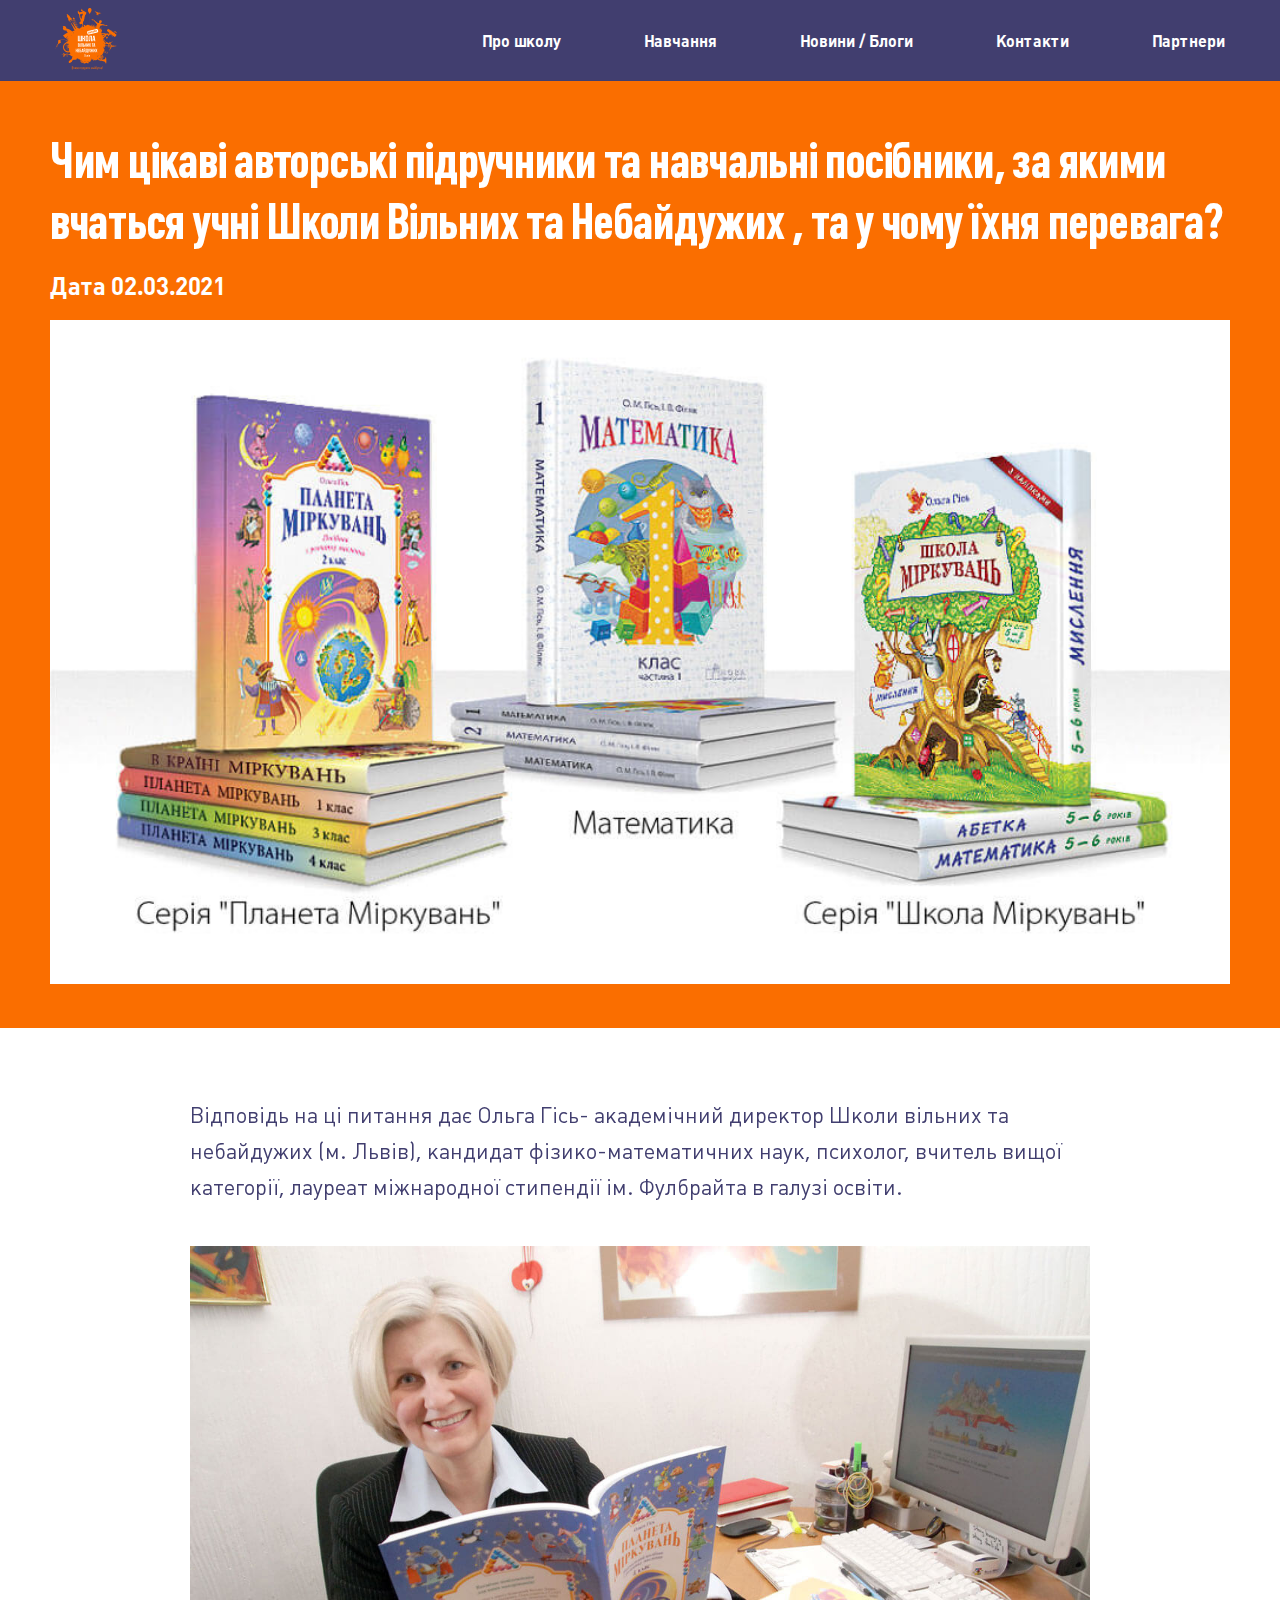
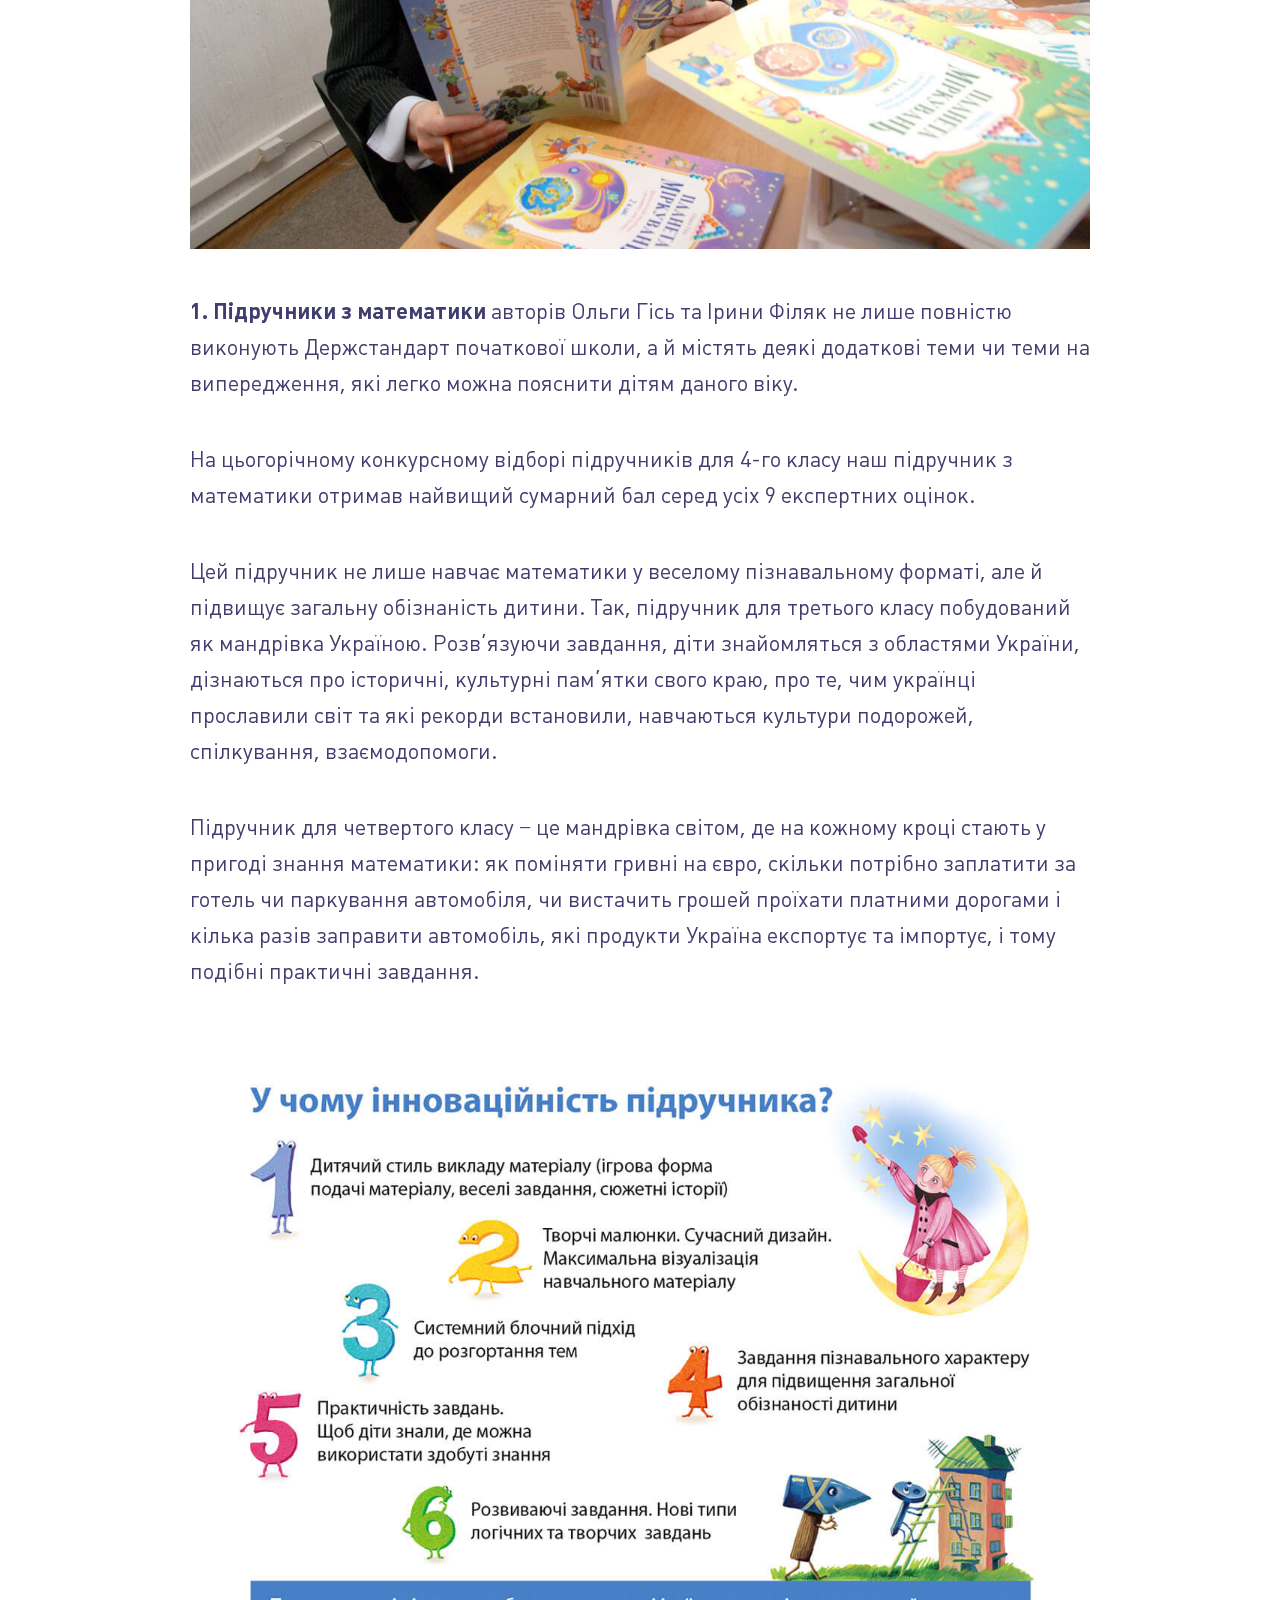
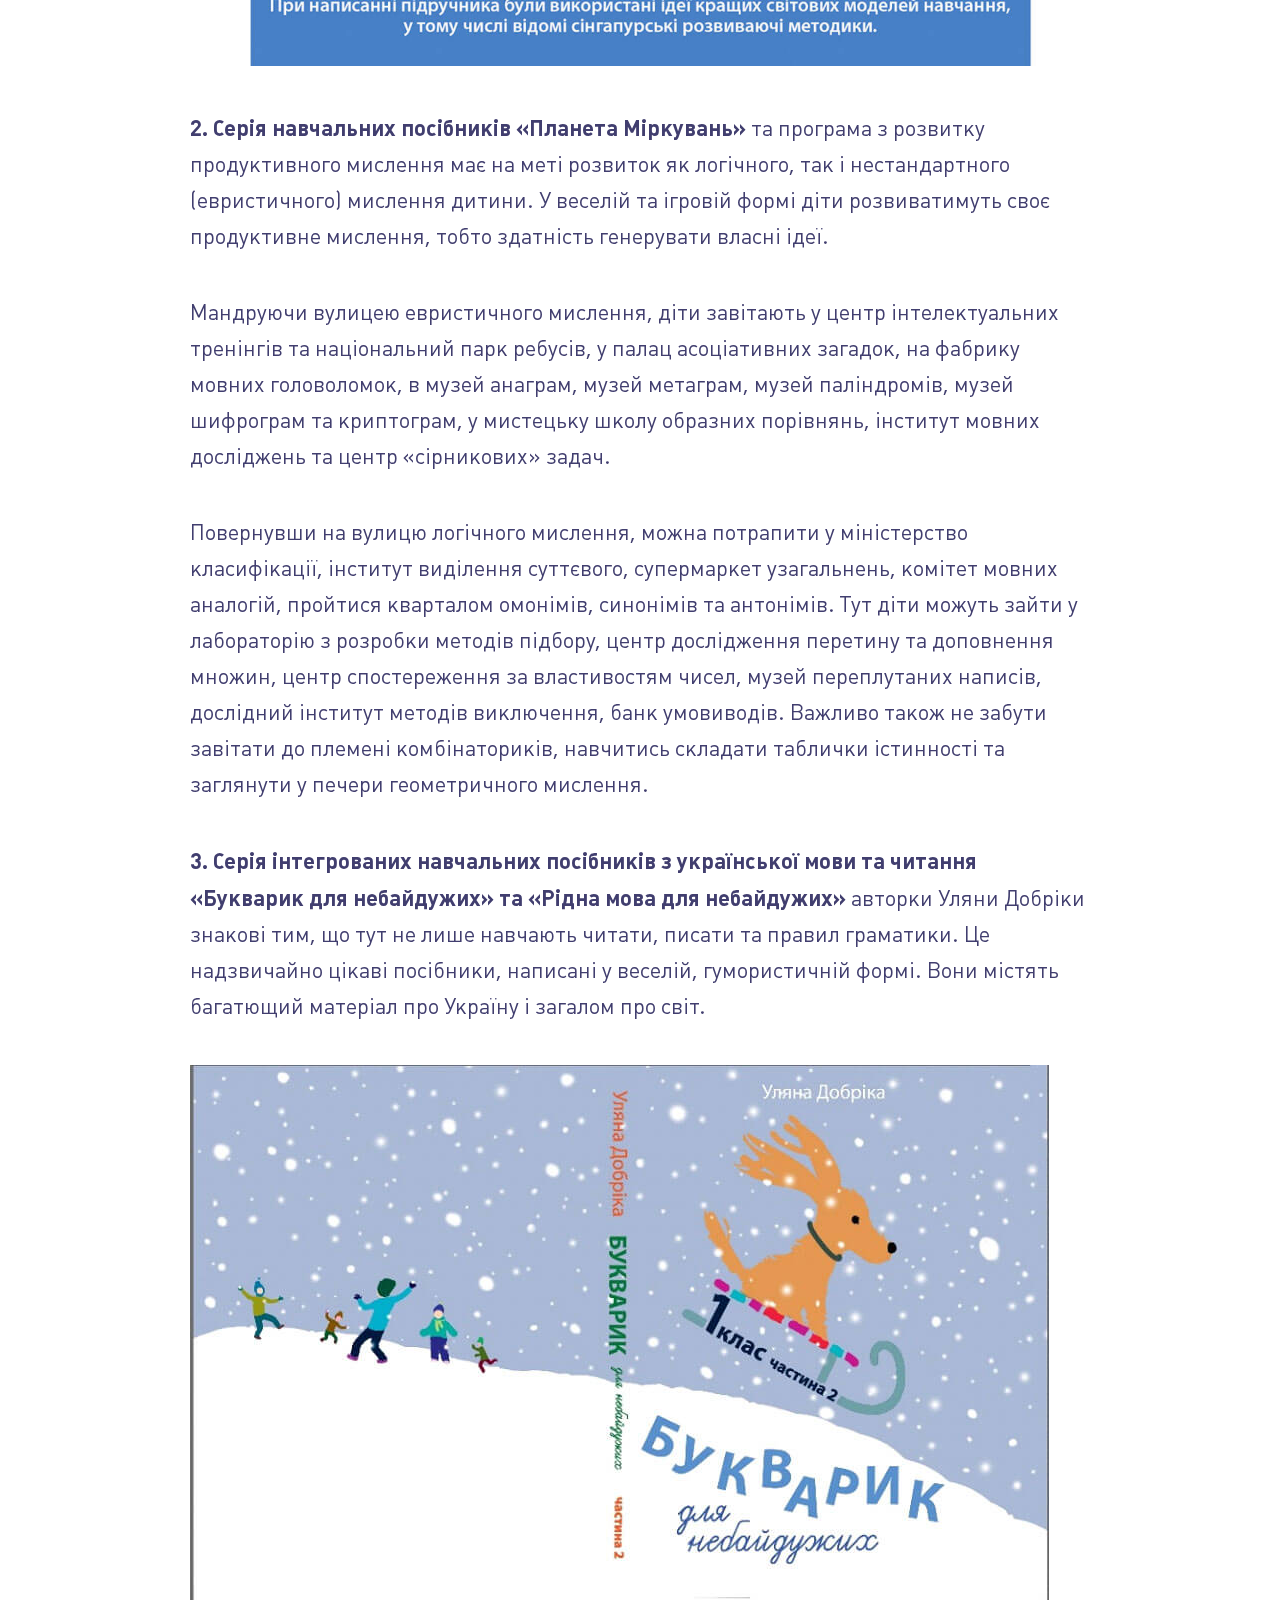
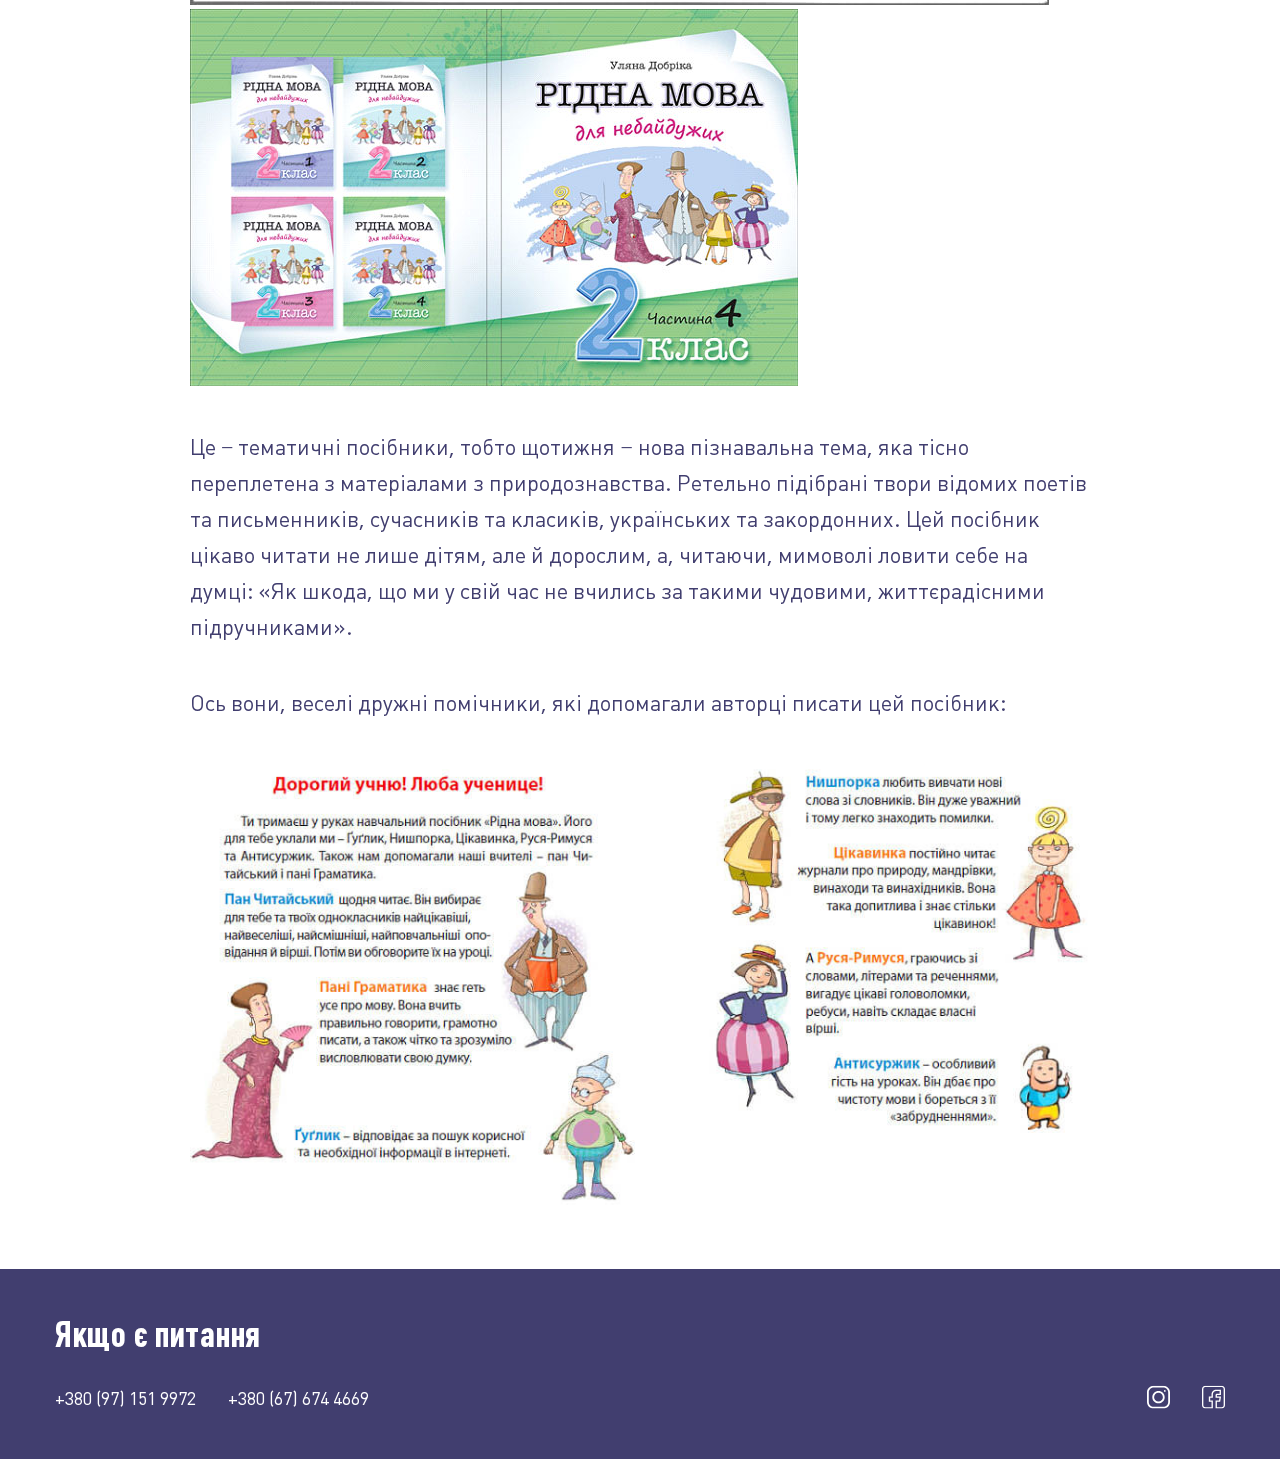
<file: article.html>
<!DOCTYPE html>
<html lang="en">
    <meta charset="UTF-8">
    <meta name="viewport" content="width=device-width, initial-scale=1.0">
    <title>Школа вільних та небайдужих</title>

    <link rel="stylesheet" href="styles/styles.css">
<body>
    <header class="df">
        <div class="container df s_betwen">
            <a href="/">
                <img src="img/logo.svg" class="logo visible" alt="">
            </a>

            <nav class="df">
                <div class="drop_down">
                    <span>Про школу</span>

                    <div class="drop">
                        <a href="/#online_school">Онлайн-школа</a>
                        <a href="/#who_interested">Кому буде цікаво</a>
                        <a href="/#why_we">Чому ми</a>
                        <a href="/#our_values">Наші цінності</a>
                        <a href="/#our_team">Наша команда</a>
                        <a href="/#photo_space">Фото просторів</a>
                    </div>
                </div>

                <div class="drop_down">
                    <span>Навчання</span>

                    <div class="drop">
                        <a href="/#study_plan">Навчальний план</a>
                        <a href="/#video_wrap">Відео</a>
                        <a href="/#school_format">Формати навчання</a>
                        <a href="/#wats_in_price">Що входить у вартість навчання</a>
                        <a href="/#how_to_become_student">Як стати учнем/ученицею</a>
                        <a href="/#what_u_need">Що потрібно, щоб вчитись</a>
                    </div>
                </div>

                <a href="/#news">Новини / Блоги</a>
                <a href="/#contacts">Контакти</a>
                <a href="/#partners">Партнери</a>
            </nav>
        </div>
    </header>

    <main>
        <article>
            <div class="top">
                <div class="container">
                    <h1 class="title">Чим цікаві авторські підручники та навчальні посібники, за якими вчаться  учні Школи Вільних та Небайдужих , та у чому їхня перевага?</h1>

                    <span class="date">Дата 02.03.2021</span>

                    <img src="img/article_1/img_1.jpg" alt="">
                </div>
            </div>

            <div class="content">
                <div class="container">
                    <p>
                        Відповідь на ці питання дає  Ольга Гісь- академічний директор Школи вільних та небайдужих (м. Львів), 
кандидат фізико-математичних наук, психолог, вчитель вищої категорії, лауреат міжнародної стипендії ім. Фулбрайта в галузі освіти. 
                    </p>

                    <img src="img/article_1/img_2.jpg" alt="">

                    <p>
                        <b>1. Підручники з математики</b> авторів Ольги Гісь та Ірини Філяк не лише повністю виконують Держстандарт початкової школи, а й містять деякі додаткові теми чи теми на випередження, які легко можна пояснити дітям даного віку. 
                    </p>

                    <p>
                        На цьогорічному конкурсному відборі підручників для 4-го класу наш підручник з математики отримав найвищий сумарний бал серед усіх 9 експертних оцінок.   
                    </p>

                    <p>
                        Цей підручник не лише навчає математики у веселому пізнавальному форматі, але й підвищує  загальну обізнаність дитини. Так, підручник для третього класу побудований як мандрівка Україною. Розв’язуючи завдання, діти знайомляться з областями України, дізнаються про історичні, культурні пам’ятки свого краю, про те, чим українці прославили світ та які рекорди встановили, навчаються культури подорожей, спілкування, взаємодопомоги. 
                    </p>

                    <p>
                        Підручник для четвертого класу − це мандрівка світом, де на кожному кроці стають у пригоді знання математики: як поміняти гривні на євро, скільки потрібно заплатити за готель  чи паркування автомобіля, чи вистачить грошей проїхати платними дорогами і кілька разів заправити автомобіль, які продукти Україна експортує та імпортує, і тому подібні практичні завдання.  
                    </p>

                    <img src="img/article_1/img_3.jpg" alt="">

                    <p>
                        <b>2. Серія навчальних посібників «Планета Міркувань»</b> та програма з розвитку продуктивного мислення має на меті розвиток як логічного, так і нестандартного (евристичного) мислення дитини. У веселій та ігровій формі діти розвиватимуть своє продуктивне мислення, тобто здатність генерувати власні ідеї.  
                    </p>

                    <p>
                        Мандруючи вулицею евристичного мислення, діти завітають у центр інтелектуальних тренінгів та національний парк ребусів, у палац асоціативних загадок, на фабрику мовних головоломок, в музей анаграм, музей метаграм, музей паліндромів, музей шифрограм та криптограм, у мистецьку школу образних порівнянь,  інститут мовних досліджень та центр «сірникових» задач.
                    </p>

                    <p>
                        Повернувши на вулицю логічного мислення, можна потрапити у міністерство класифікації, інститут виділення суттєвого, супермаркет узагальнень, комітет мовних аналогій, пройтися кварталом омонімів, синонімів та антонімів.  Тут діти можуть зайти у лабораторію з розробки методів підбору, центр дослідження перетину та доповнення множин, центр спостереження за властивостям чисел, музей переплутаних написів, дослідний інститут методів виключення, банк умовиводів. Важливо  також не забути завітати до племені комбінаториків, навчитись складати таблички істинності та заглянути у печери геометричного мислення.
                    </p>

                    <p>
                        <b>3. Серія інтегрованих навчальних посібників з української мови та читання «Букварик для небайдужих» та «Рідна мова для небайдужих»</b> авторки Уляни Добріки знакові тим, що тут не лише навчають читати, писати та правил граматики. Це надзвичайно цікаві посібники, написані у веселій, гумористичній формі. Вони містять багатющий матеріал про Україну і загалом про світ. 
                    </p>

                    <img src="img/article_1/img_4.jpg" alt="">

                    <img src="img/article_1/img_5.jpg" alt="">

                    <p>
                        Це − тематичні посібники, тобто щотижня  − нова пізнавальна тема, яка тісно переплетена з матеріалами з природознавства. Ретельно підібрані твори відомих поетів та письменників, сучасників та класиків, українських та закордонних. Цей посібник цікаво читати не лише дітям, але й дорослим, а, читаючи, мимоволі ловити себе на думці: «Як шкода, що ми у свій час не вчились за такими чудовими, життєрадісними підручниками». 
                    </p>

                    <p>
                        Ось вони, веселі дружні помічники, які допомагали авторці писати цей посібник:
                    </p>

                    <img src="img/article_1/img_6.jpg" alt="">
                </div>
            </div>
        </article>
    </main>

    <footer>
        <div class="container">
            <p class="text">Якщо є питання</p>

            <div class="df s_betwen">
                <div class="tels">
                    <a href="tel:+380971519972">+380 (97) 151 9972</a>
                    <a href="tel:+380676744669">+380 (67) 674 4669</a>
                </div>

                <div class="soc">
                    <a href="https://www.instagram.com/vilni.school/">
                        <img src="img/is_icon.svg" target="_blank" alt="">
                    </a>
                    
                    <a href="https://www.facebook.com/vilni.school">
                        <img src="img/fb_icon.svg" target="_blank" alt="">
                    </a>
                </div>
            </div>
        </div>
    </footer>
    
    <div class="license_overlay modal hidden">
        <div class="container">
            <h2>Розпорядження ОДА (про видачу ліцензії)</h2>

            <img src="img/license/rozporjad.jpg" alt="">

            <h2>Ліцензія 2018-2019.</h2>

            <img src="img/license/lic18.jpg" alt="">

            <h2>Ліцензія 2019-2020.</h2>

            <img src="img/license/lic19.jpg" alt="">

            <h2>Ліцензія 2020-2021.</h2>

            <img src="img/license/lic20.jpg" alt="">
        </div>

        <button class="close"></button>
    </div>
</body>
</html>
</file>
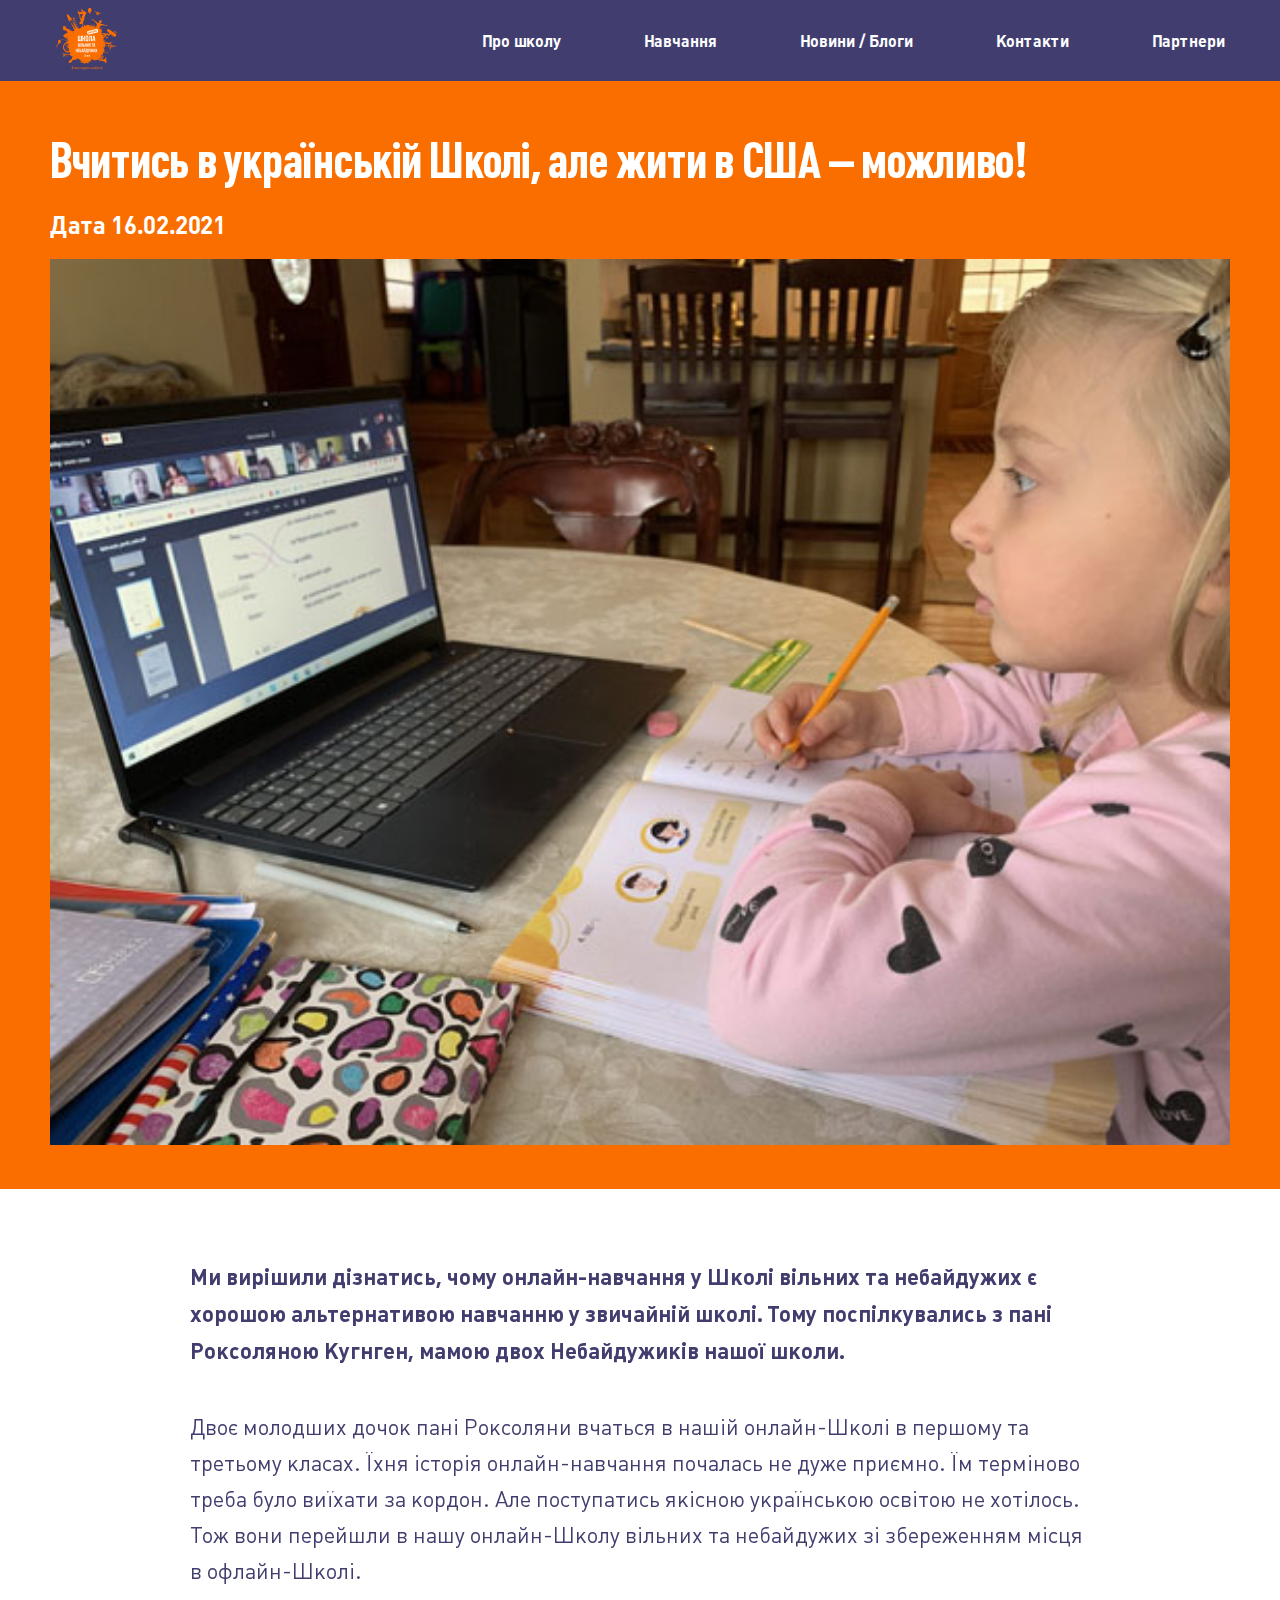
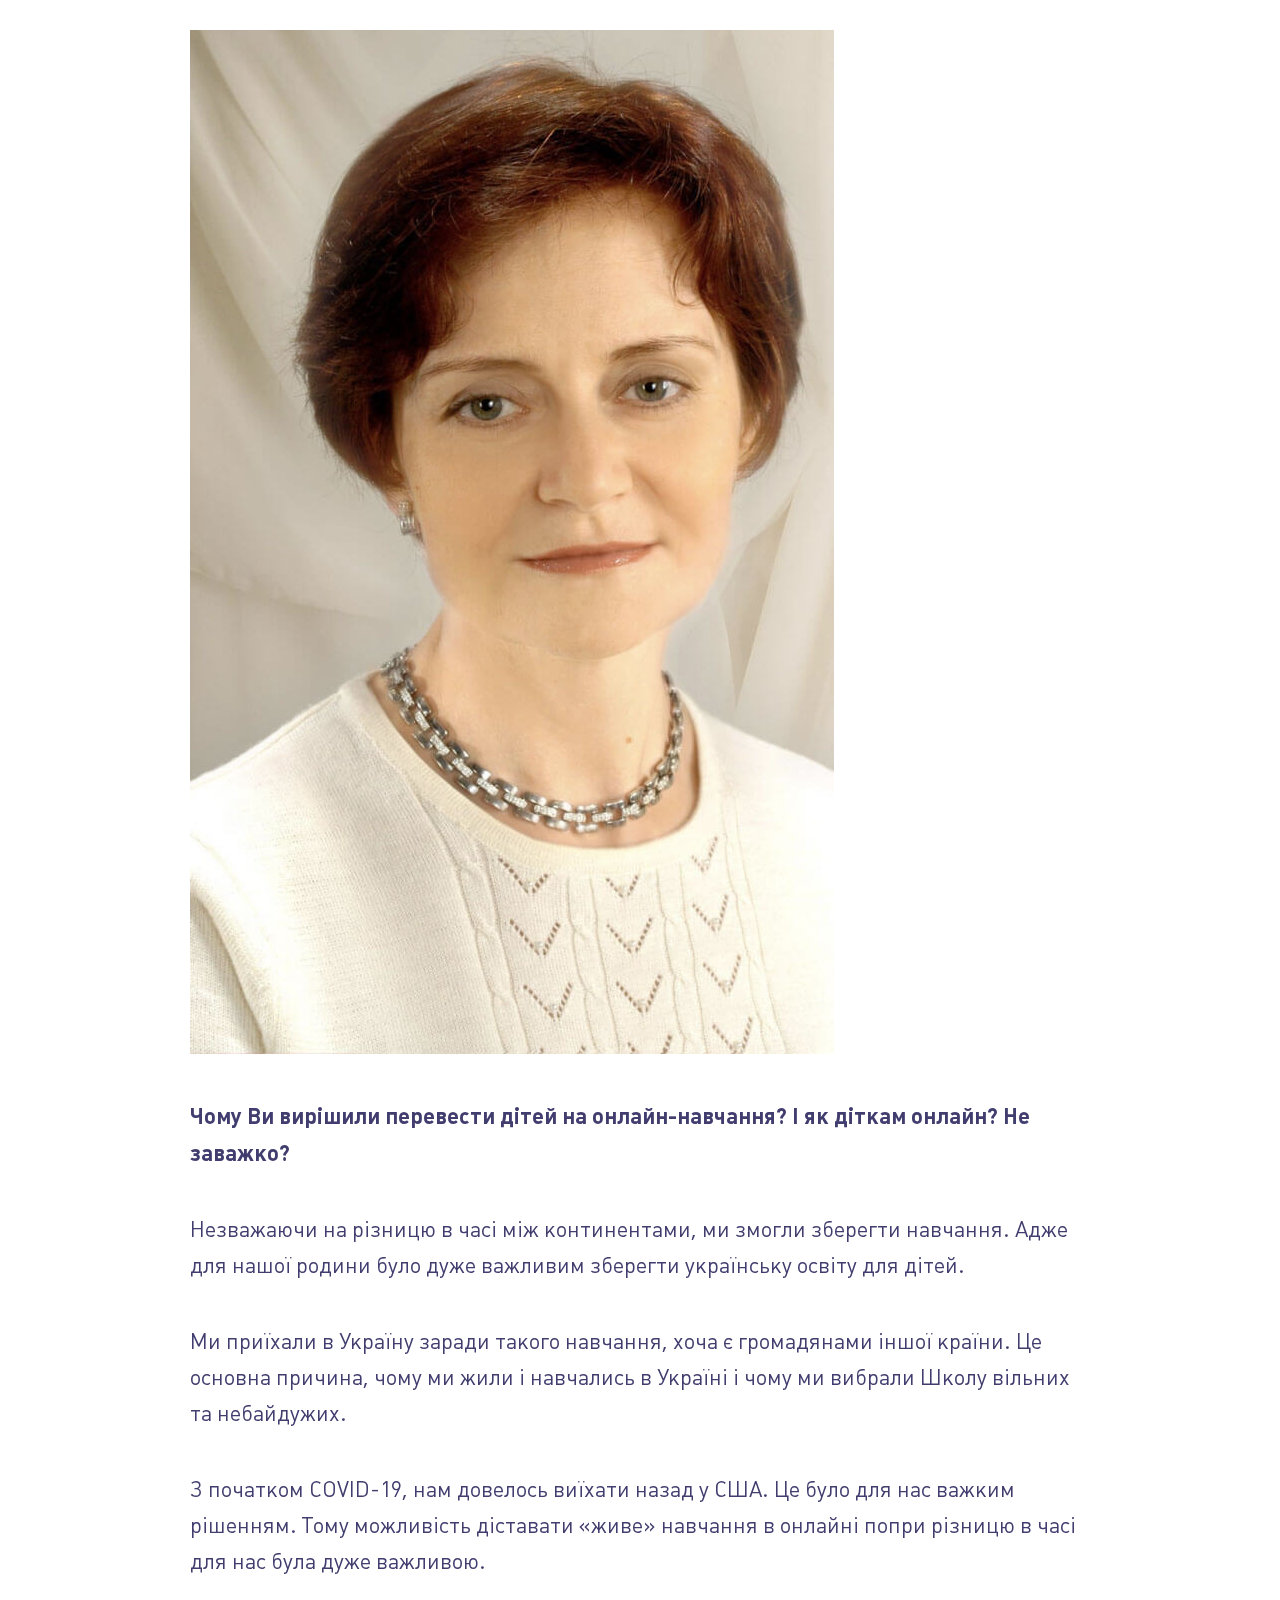
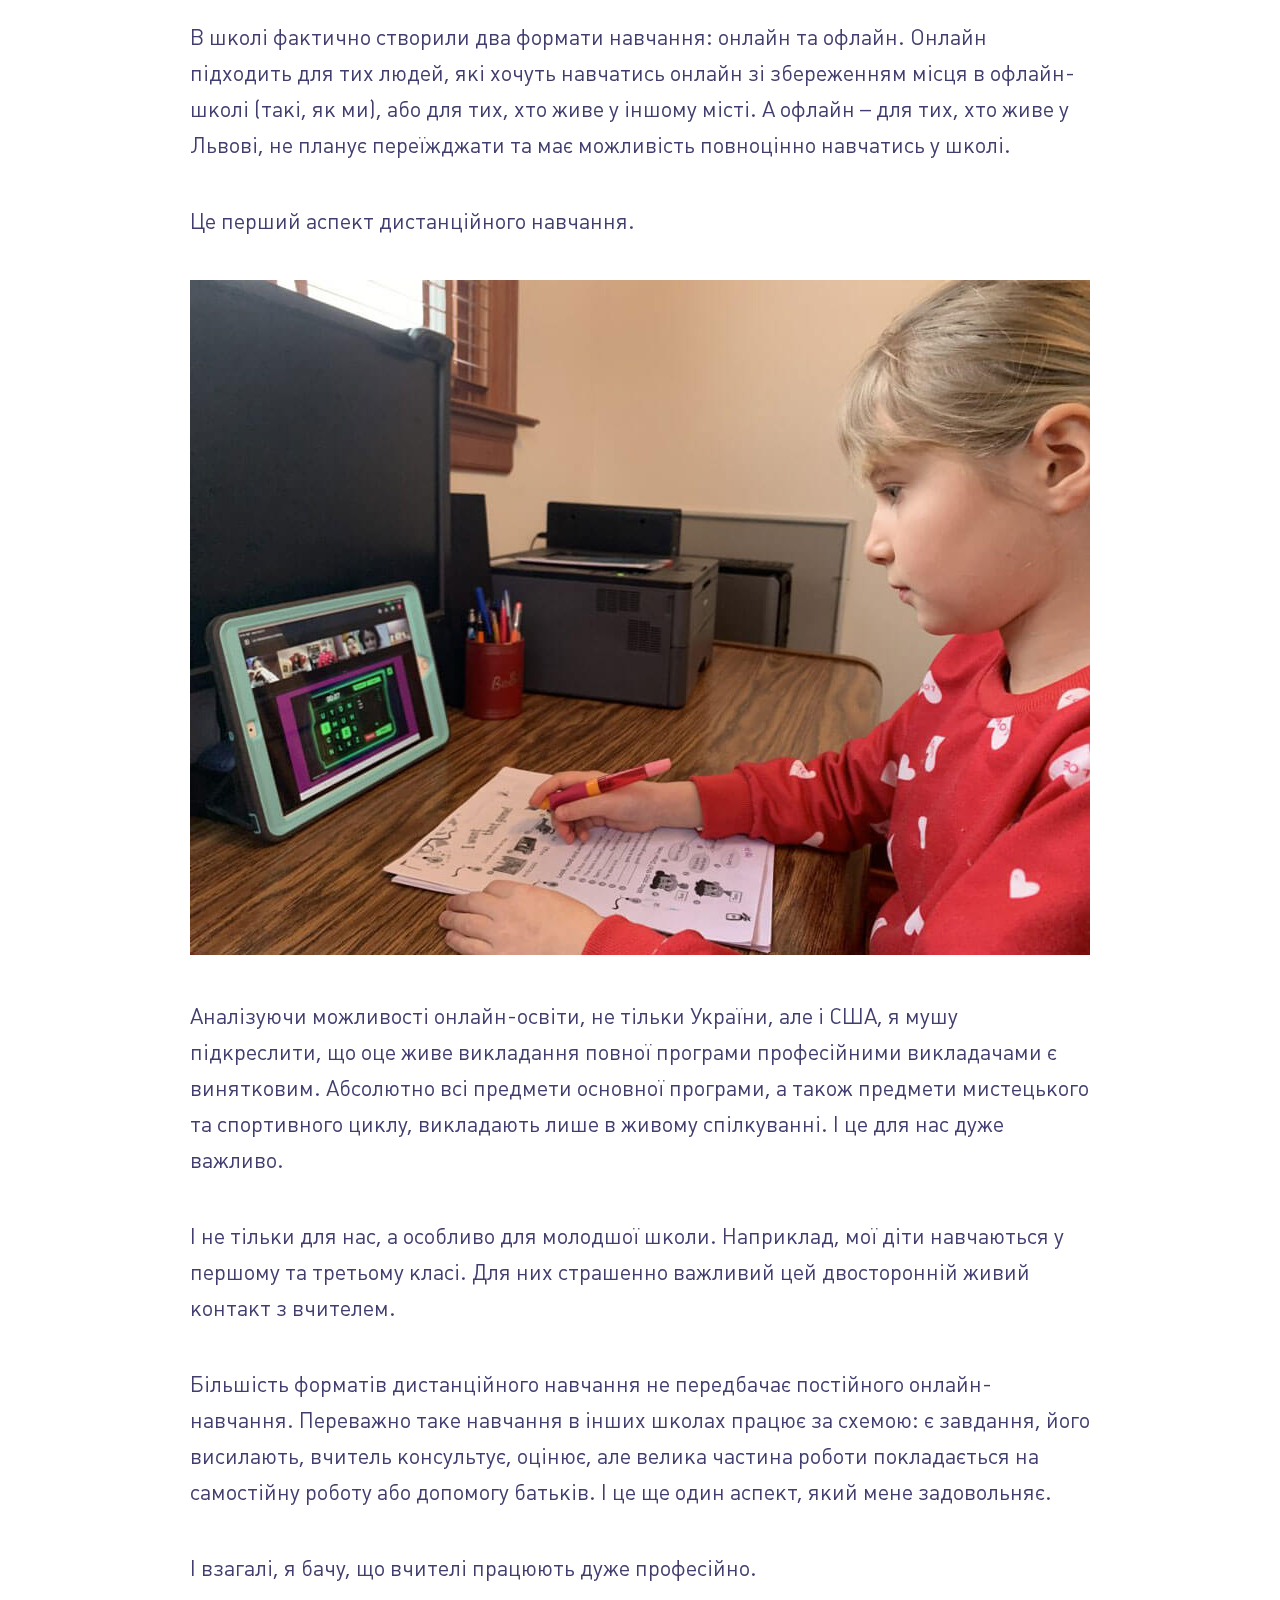
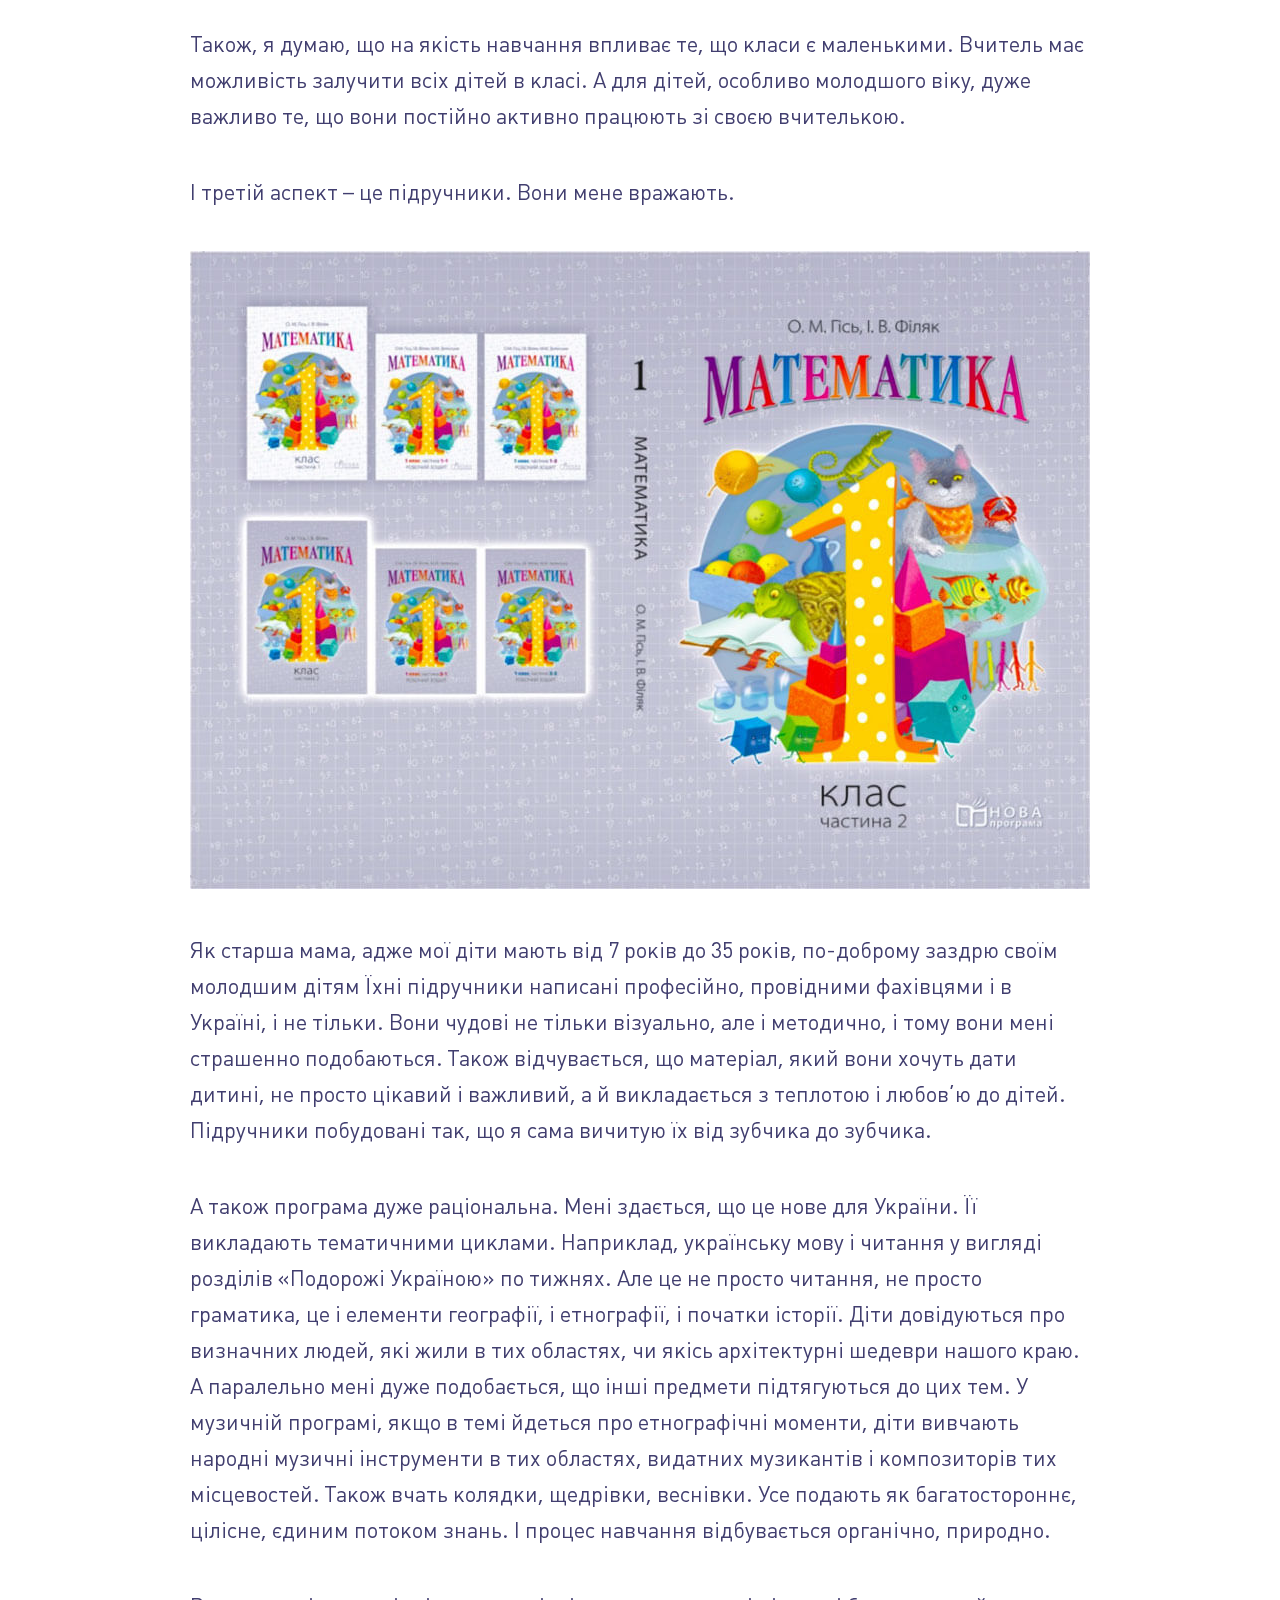
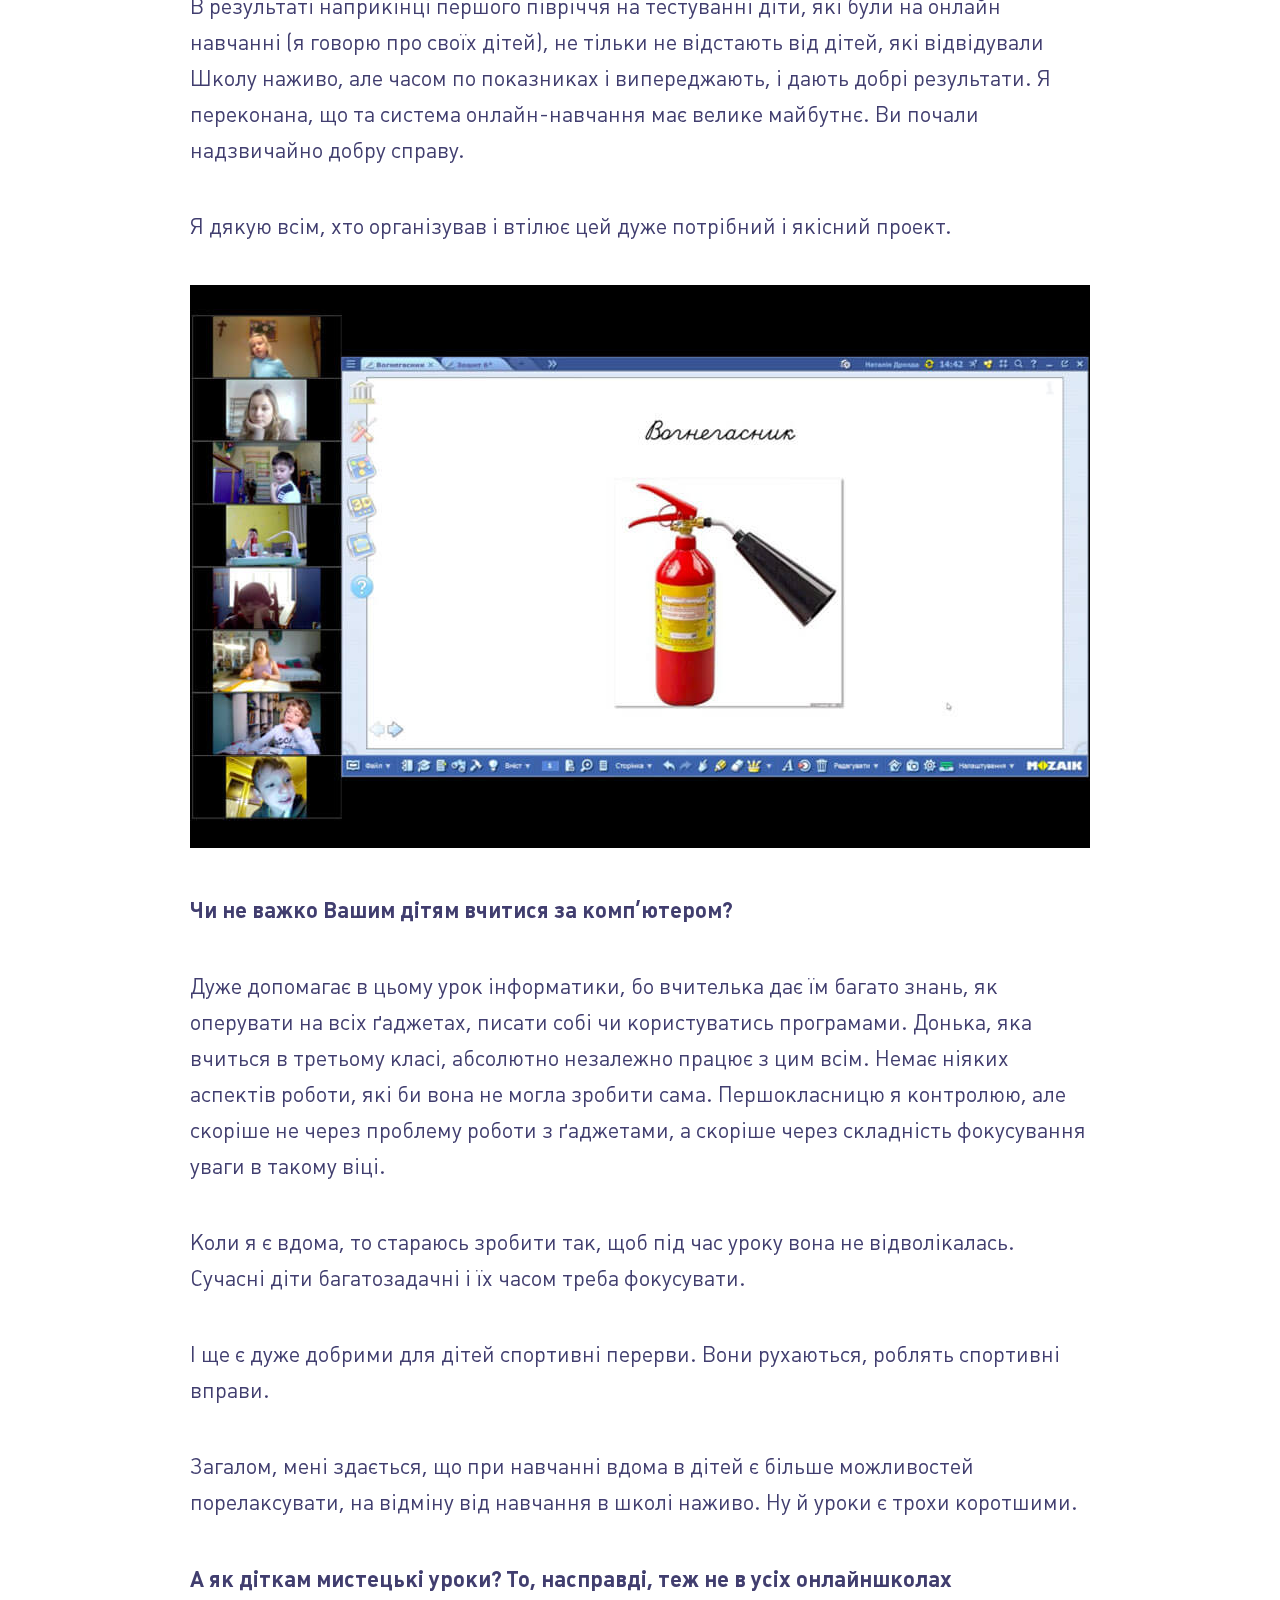
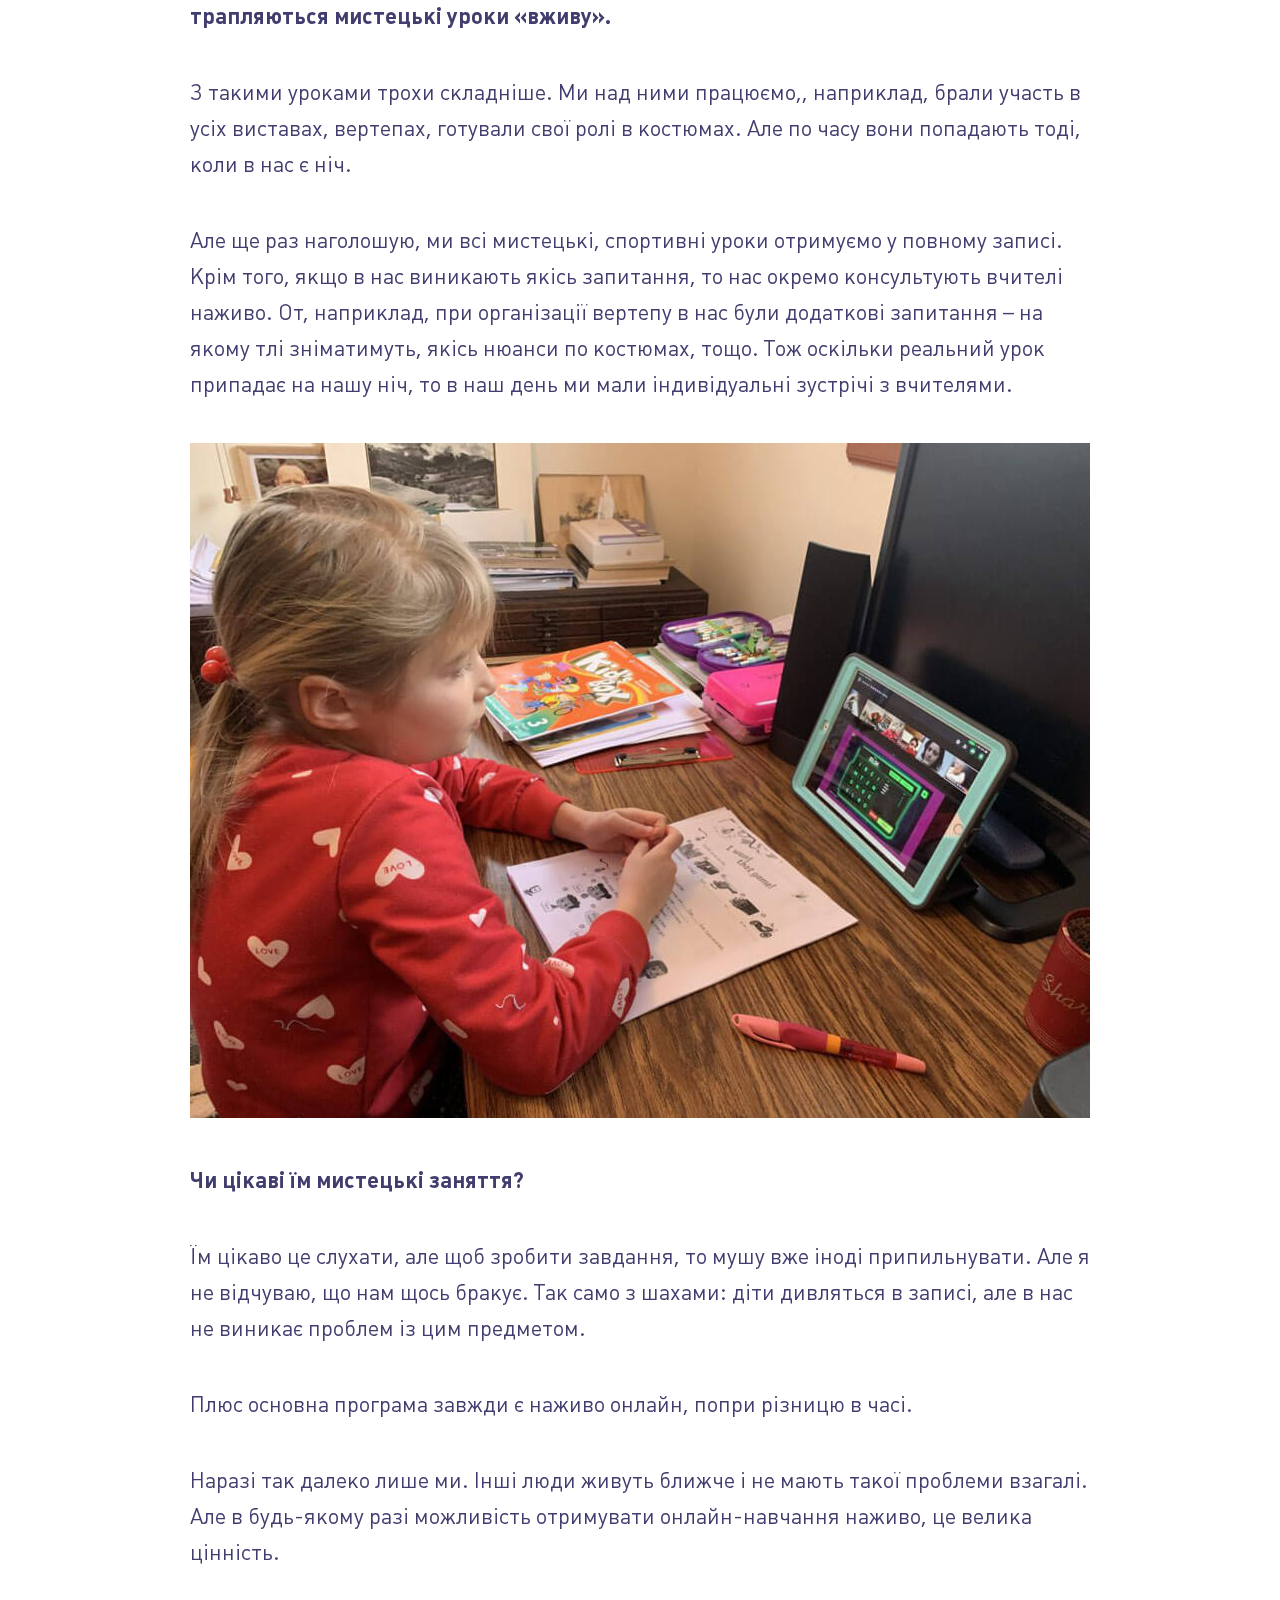
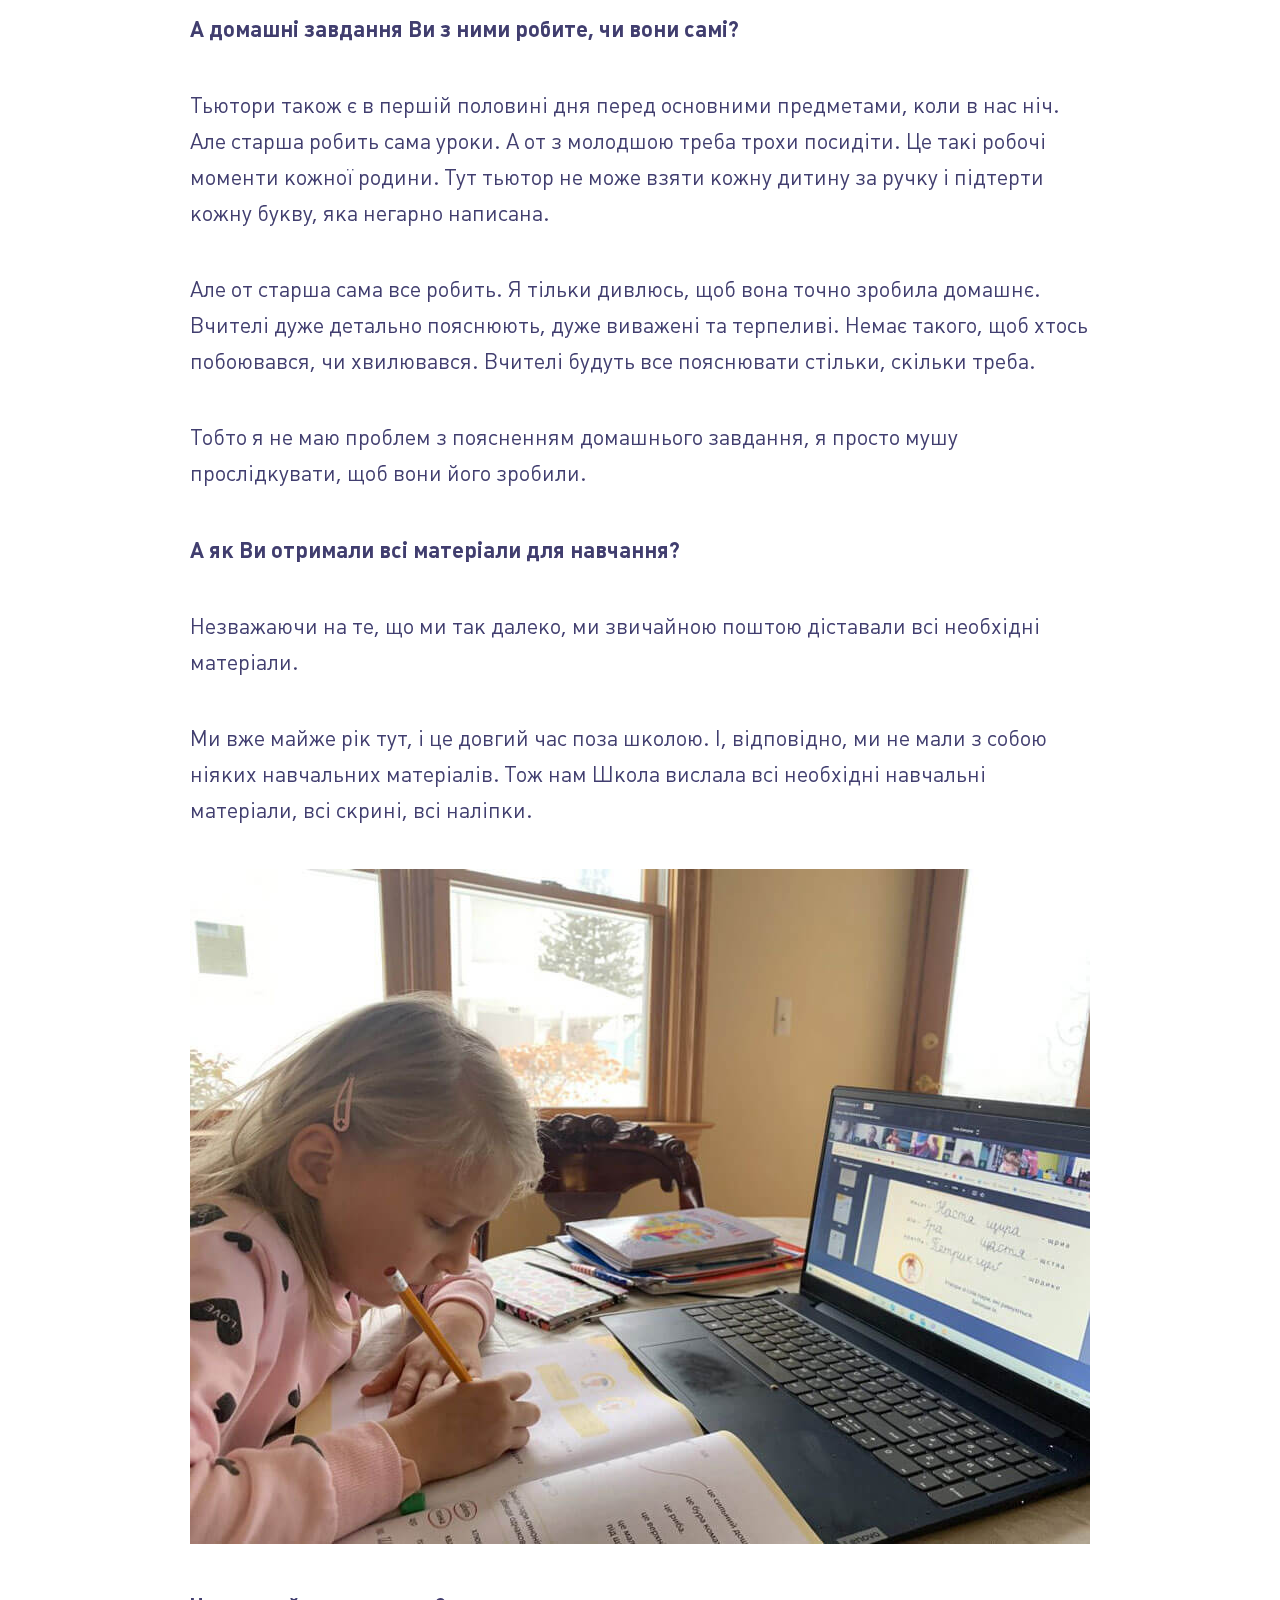
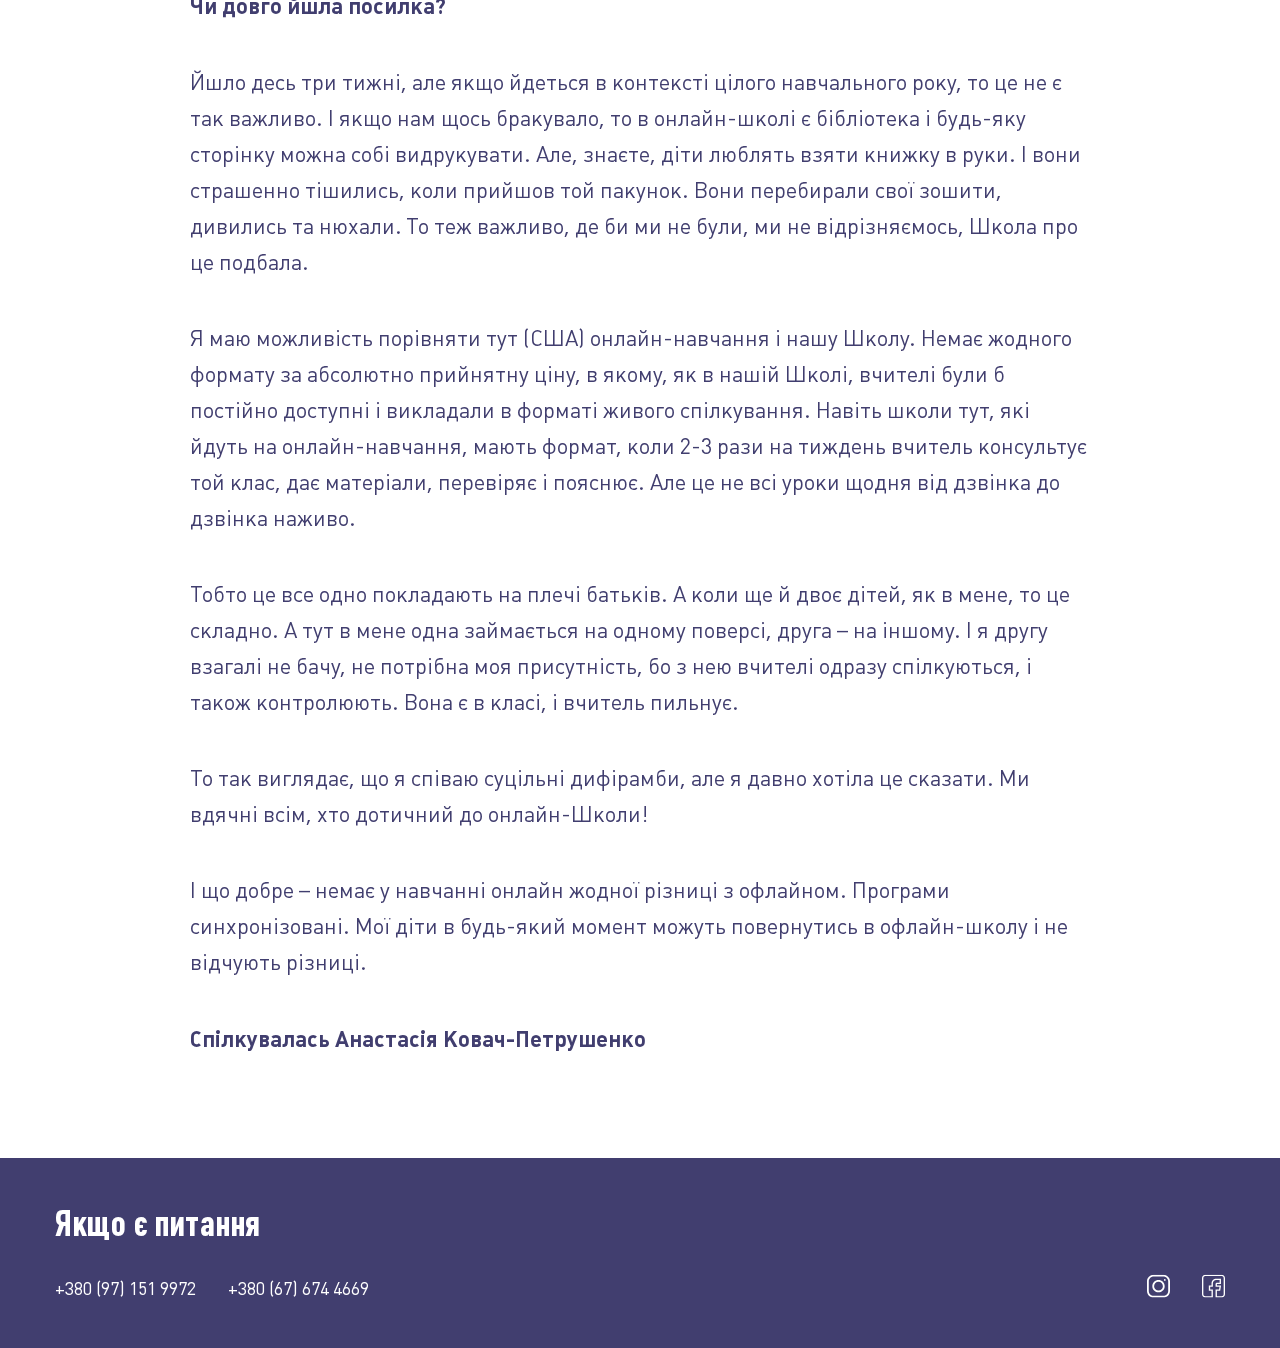
<file: article2.html>
<!DOCTYPE html>
<html lang="en">
    <meta charset="UTF-8">
    <meta name="viewport" content="width=device-width, initial-scale=1.0">
    <title>Школа вільних та небайдужих</title>

    <link rel="stylesheet" href="styles/styles.css">
<body>
    <header class="df">
        <div class="container df s_betwen">
            <a href="/">
                <img src="img/logo.svg" class="logo visible" alt="">
            </a>

            <nav class="df">
                <div class="drop_down">
                    <span>Про школу</span>

                    <div class="drop">
                        <a href="/#online_school">Онлайн-школа</a>
                        <a href="/#who_interested">Кому буде цікаво</a>
                        <a href="/#why_we">Чому ми</a>
                        <a href="/#our_values">Наші цінності</a>
                        <a href="/#our_team">Наша команда</a>
                        <a href="/#photo_space">Фото просторів</a>
                    </div>
                </div>

                <div class="drop_down">
                    <span>Навчання</span>

                    <div class="drop">
                        <a href="/#study_plan">Навчальний план</a>
                        <a href="/#video_wrap">Відео</a>
                        <a href="/#school_format">Формати навчання</a>
                        <a href="/#wats_in_price">Що входить у вартість навчання</a>
                        <a href="/#how_to_become_student">Як стати учнем/ученицею</a>
                        <a href="/#what_u_need">Що потрібно, щоб вчитись</a>
                    </div>
                </div>

                <a href="/#news">Новини / Блоги</a>
                <a href="/#contacts">Контакти</a>
                <a href="/#partners">Партнери</a>
            </nav>
        </div>
    </header>

    <main>
        <article>
            <div class="top">
                <div class="container">
                    <h1 class="title">Вчитись в українській Школі, але жити в США – можливо!</h1>

                    <span class="date">Дата 16.02.2021</span>

                    <img src="img/study_usa.jpg" alt="">
                </div>
            </div>

            <div class="content">
                <div class="container">
                   <p>
                       <b>
                        Ми вирішили дізнатись, чому онлайн-навчання у Школі вільних та небайдужих є хорошою альтернативою навчанню у звичайній школі. Тому поспілкувались з пані Роксоляною Кугнген, мамою двох Небайдужиків нашої школи. 
                       </b>
                   </p>

                   <p>
                    Двоє молодших дочок пані Роксоляни вчаться в нашій онлайн-Школі в першому та третьому класах. Їхня історія онлайн-навчання почалась не дуже приємно. Їм терміново треба було виїхати за кордон. Але поступатись якісною українською освітою не хотілось. Тож вони перейшли в нашу онлайн-Школу вільних та небайдужих зі збереженням місця в офлайн-Школі. 
                   </p>

                   <img src="img/article_2/img_1.jpg" alt="">

                   <p>
                       <b>
                        Чому Ви вирішили перевести дітей на онлайн-навчання? І як діткам онлайн? Не заважко?
                       </b>
                   </p>

                   <p>
                    Незважаючи на різницю в часі між континентами, ми змогли зберегти  навчання. Адже  для нашої родини було дуже важливим зберегти українську освіту для дітей. 
                   </p>

                   <p>
                    Ми приїхали в Україну заради такого навчання, хоча є громадянами іншої країни. Це  основна причина, чому ми жили і навчались в Україні і чому ми вибрали Школу вільних та небайдужих.
                   </p>

                   <p>
                    З початком COVID-19, нам довелось виїхати назад у США. Це було для нас важким рішенням.  Тому  можливість діставати «живе» навчання в онлайні попри різницю в часі для нас була дуже важливою.
                   </p>

                   <p>
                    В школі фактично створили два формати навчання: онлайн та офлайн. Онлайн підходить для тих людей, які хочуть навчатись онлайн зі збереженням місця в офлайн-школі (такі, як ми), або для тих, хто живе у іншому місті. А офлайн – для тих, хто живе у Львові, не планує переїжджати та має можливість повноцінно навчатись у школі. 
                   </p>

                   <p>
                    Це перший аспект дистанційного навчання. 
                   </p>

                   <img src="img/article_2/img_2.jpg" alt="">

                   <p>
                    Аналізуючи можливості онлайн-освіти, не тільки України, але і США, я мушу підкреслити, що оце живе викладання повної програми професійними викладачами є винятковим.  Абсолютно всі предмети основної програми, а також предмети мистецького та спортивного циклу, викладають лише в живому спілкуванні. І це для нас дуже важливо. 
                   </p>

                   <p>
                    І не тільки для нас, а особливо для молодшої школи. Наприклад, мої діти  навчаються у першому та третьому класі.  Для них страшенно важливий цей двосторонній живий контакт з вчителем.  
                   </p>

                   <p>
                    Більшість форматів дистанційного навчання не передбачає постійного онлайн-навчання. Переважно таке навчання в інших школах працює за схемою: є завдання, його висилають, вчитель консультує, оцінює, але велика частина роботи покладається на самостійну роботу або допомогу батьків. І це ще один аспект, який мене задовольняє. 
                   </p>

                   <p>
                    І взагалі, я бачу, що вчителі працюють дуже професійно. 
                   </p>

                   <p>
                    Також, я думаю, що на якість навчання впливає те, що класи є маленькими. Вчитель має можливість  залучити всіх дітей в класі. А для дітей, особливо молодшого віку, дуже важливо те, що вони постійно активно працюють зі своєю вчителькою. 
                   </p>

                   <p>
                    І третій аспект – це підручники. Вони мене вражають. 
                   </p>

                   <img src="img/article_2/img_3.jpg" alt="">

                   <p>
                    Як старша мама, адже мої діти мають від 7 років до 35 років, по-доброму заздрю своїм молодшим дітям Їхні підручники написані професійно, провідними фахівцями і в Україні, і не тільки. Вони чудові не тільки візуально, але і методично, і тому вони мені страшенно подобаються. Також відчувається, що матеріал, який вони хочуть дати дитині,  не просто цікавий і важливий, а й викладається з теплотою і любов’ю до дітей. Підручники побудовані так, що я сама вичитую їх від зубчика до зубчика. 
                   </p>

                   <p>
                    А також програма дуже раціональна. Мені здається, що це нове для України. Її  викладають тематичними циклами. Наприклад,  українську мову і читання у вигляді розділів «Подорожі Україною» по тижнях. Але це не просто читання, не просто граматика, це і елементи географії, і етнографії, і початки історії. Діти довідуються про визначних людей, які жили в тих областях, чи якісь архітектурні шедеври нашого краю. А паралельно мені дуже подобається, що інші предмети підтягуються до цих тем. У музичній програмі, якщо в темі йдеться про етнографічні моменти, діти вивчають народні музичні інструменти в тих областях, видатних музикантів і композиторів тих місцевостей. Також вчать колядки, щедрівки, веснівки. Усе подають як багатостороннє, цілісне, єдиним потоком знань. І процес навчання відбувається органічно, природно. 
                   </p>

                   <p>
                    В результаті  наприкінці першого півріччя на тестуванні діти, які були на онлайн навчанні (я говорю про своїх дітей), не тільки не відстають від дітей, які відвідували Школу наживо, але часом по показниках і випереджають, і дають добрі результати. Я переконана, що та система онлайн-навчання має велике майбутнє. Ви почали надзвичайно добру справу.  
                   </p>

                   <p>
                    Я дякую всім, хто організував і втілює цей дуже потрібний і якісний проект. 
                   </p>

                   <img src="img/article_2/img_4.jpg" alt="">

                   <p>
                       <b>
                        Чи не важко Вашим дітям вчитися за комп’ютером?
                       </b>
                   </p>

                   <p>
                    Дуже допомагає в цьому урок інформатики, бо вчителька дає їм багато знань, як оперувати на всіх ґаджетах,  писати собі чи користуватись  програмами. Донька, яка вчиться в третьому класі, абсолютно незалежно працює з цим всім. Немає ніяких аспектів роботи, які би вона не могла зробити сама. Першокласницю я контролюю, але скоріше не через проблему роботи з ґаджетами, а скоріше через складність фокусування уваги в такому віці.
                   </p>

                   <p>
                    Коли я є вдома, то  стараюсь зробити так, щоб під час уроку вона не відволікалась. Сучасні діти багатозадачні і їх часом треба фокусувати. 
                   </p>

                   <p>
                    І ще є дуже добрими  для дітей спортивні перерви. Вони рухаються, роблять спортивні вправи. 
                   </p>

                   <p>
                    Загалом, мені здається, що при навчанні вдома в дітей є більше можливостей порелаксувати, на відміну від навчання в школі наживо. Ну й уроки є трохи коротшими. 
                   </p>

                   <p>
                       <b>
                        А як діткам мистецькі уроки? То, насправді, теж не в усіх онлайншколах трапляються мистецькі уроки «вживу». 
                       </b>
                   </p>

                   <p>
                    З такими уроками трохи складніше. Ми над ними працюємо,,  наприклад, брали участь в усіх виставах, вертепах, готували свої ролі в костюмах.  Але по часу вони попадають тоді, коли в нас є ніч. 
                   </p>

                   <p>
                    Але ще раз наголошую, ми всі мистецькі, спортивні уроки отримуємо у повному записі. Крім того, якщо в нас виникають якісь запитання, то нас окремо консультують вчителі наживо. От, наприклад,  при організації вертепу в нас були додаткові запитання – на якому тлі зніматимуть, якісь нюанси по костюмах, тощо. Тож оскільки  реальний урок припадає на нашу ніч, то в наш день ми мали індивідуальні зустрічі з вчителями. 
                   </p>

                   <img src="img/article_2/img_5.jpg" alt="">

                   <p>
                       <b>
                        Чи цікаві їм мистецькі заняття?
                       </b>
                   </p>

                   <p>
                    Їм цікаво це слухати, але щоб зробити завдання, то мушу вже іноді припильнувати. Але я не відчуваю, що нам щось бракує. Так само з шахами: діти дивляться в записі, але в нас не виникає проблем із цим предметом. 
                   </p>

                   <p>
                    Плюс основна програма завжди є наживо онлайн, попри різницю в часі. 
                   </p>

                   <p>
                    Наразі так далеко лише ми. Інші люди живуть ближче і не мають такої проблеми взагалі. Але в будь-якому разі можливість отримувати онлайн-навчання наживо, це велика цінність. 
                   </p>

                   <p>
                       <b>
                        А домашні завдання Ви з ними робите, чи вони самі?
                       </b>
                   </p>

                   <p>
                    Тьютори також є в першій половині дня перед основними предметами, коли в нас  ніч. Але старша робить сама уроки. А от з молодшою треба трохи посидіти. Це такі робочі моменти кожної родини. Тут тьютор не може взяти кожну дитину за ручку і підтерти кожну букву, яка негарно написана. 
                   </p>

                   <p>
                    Але от старша сама все робить. Я тільки дивлюсь, щоб вона точно зробила домашнє.  Вчителі дуже детально пояснюють, дуже виважені та терпеливі.  Немає такого, щоб хтось побоювався, чи хвилювався. Вчителі будуть все пояснювати стільки, скільки треба. 
                   </p>

                   <p>
                    Тобто я не маю проблем з поясненням домашнього завдання, я просто мушу прослідкувати, щоб вони його зробили. 
                   </p>

                   <p>
                       <b>
                        А як Ви отримали всі матеріали  для навчання?
                       </b>
                   </p>

                   <p>
                    Незважаючи на те, що ми так далеко, ми звичайною поштою діставали всі необхідні матеріали. 
                   </p>

                   <p>
                    Ми вже майже рік тут, і це довгий час поза школою. І, відповідно, ми не мали з собою ніяких навчальних матеріалів. Тож нам Школа вислала всі необхідні навчальні матеріали, всі скрині, всі наліпки. 
                   </p>

                   <img src="img/article_2/img_6.jpg" alt="">

                   <p>
                       <b>
                        Чи довго йшла посилка?
                       </b>
                   </p>

                   <p>
                    Йшло десь три тижні, але якщо йдеться в контексті цілого навчального року, то це не є так важливо. І якщо нам щось бракувало, то в онлайн-школі є бібліотека і будь-яку сторінку можна собі видрукувати. Але, знаєте, діти люблять взяти книжку в руки. І вони страшенно тішились, коли прийшов той пакунок. Вони перебирали свої зошити, дивились та нюхали. То теж важливо, де би ми не були, ми не відрізняємось, Школа про це подбала. 
                   </p>

                   <p>
                    Я маю можливість порівняти тут (США) онлайн-навчання і нашу Школу. Немає жодного формату за абсолютно прийнятну ціну, в якому, як в нашій Школі, вчителі були б постійно доступні і викладали в форматі живого спілкування. Навіть  школи тут, які йдуть на онлайн-навчання, мають формат, коли 2-3 рази на тиждень вчитель консультує той клас, дає матеріали, перевіряє і пояснює. Але це не  всі уроки щодня від дзвінка до дзвінка наживо.
                   </p>

                   <p>
                    Тобто це все одно покладають на плечі батьків. А коли ще й двоє дітей, як в мене, то це складно. А тут в мене одна займається на одному поверсі, друга – на іншому. І я другу взагалі не бачу, не потрібна моя присутність, бо з нею вчителі одразу  спілкуються, і також  контролюють. Вона є в класі, і вчитель пильнує. 
                   </p>

                   <p>
                    То так виглядає, що я співаю суцільні дифірамби, але я давно хотіла це сказати. Ми вдячні всім, хто дотичний до онлайн-Школи! 
                   </p>

                   <p>
                    І що добре – немає у навчанні онлайн жодної різниці з офлайном. Програми синхронізовані. Мої діти в будь-який момент можуть повернутись в офлайн-школу і не відчують різниці. 
                   </p>

                   <p>
                       <b>
                        Спілкувалась Анастасія Ковач-Петрушенко
                       </b>
                   </p>
                </div>
            </div>
        </article>
    </main>

    <footer>
        <div class="container">
            <p class="text">Якщо є питання</p>

            <div class="df s_betwen">
                <div class="tels">
                    <a href="tel:+380971519972">+380 (97) 151 9972</a>
                    <a href="tel:+380676744669">+380 (67) 674 4669</a>
                </div>

                <div class="soc">
                    <a href="https://www.instagram.com/vilni.school/">
                        <img src="img/is_icon.svg" target="_blank" alt="">
                    </a>
                    
                    <a href="https://www.facebook.com/vilni.school">
                        <img src="img/fb_icon.svg" target="_blank" alt="">
                    </a>
                </div>
            </div>
        </div>
    </footer>
    
    <div class="license_overlay modal hidden">
        <div class="container">
            <h2>Розпорядження ОДА (про видачу ліцензії)</h2>

            <img src="img/license/rozporjad.jpg" alt="">

            <h2>Ліцензія 2018-2019.</h2>

            <img src="img/license/lic18.jpg" alt="">

            <h2>Ліцензія 2019-2020.</h2>

            <img src="img/license/lic19.jpg" alt="">

            <h2>Ліцензія 2020-2021.</h2>

            <img src="img/license/lic20.jpg" alt="">
        </div>

        <button class="close"></button>
    </div>
</body>
</html>
</file>
<file: styles/styles.css>
@font-face {
  font-family: Plumb;
  src: url("../fonts/Plumb-Bold/Plumb-Bold.eot");
  src: url("../fonts/Plumb-Bold/Plumb-Bold?#iefix") format("embedded-opentype"), url("../fonts/Plumb-Bold/Plumb-Bold.svg#Plumb-Bold") format("svg"), url("../fonts/Plumb-Bold/Plumb-Bold.ttf") format("truetype"), url("../fonts/Plumb-Bold/Plumb-Bold.woff") format("woff"), url("../fonts/Plumb-Bold/Plumb-Bold.woff2") format("woff2");
  font-weight: 700;
  font-style: normal;
}

@font-face {
  font-family: Plumb;
  src: url("../fonts/plumb-black/Plumb-Black.svg");
  src: url("../fonts/plumb-black/Plumb-Black?#iefix") format("embedded-opentype"), url("../fonts/plumb-black/Plumb-Black.svg#Plumb-Black") format("svg"), url("../fonts/plumb-black/Plumb-Black.ttf") format("truetype"), url("../fonts/plumb-black/Plumb-Black.woff") format("woff"), url("../fonts/plumb-black/Plumb-Black.woff2") format("woff2");
  font-weight: 900;
  font-style: normal;
}

@font-face {
  font-family: Plumb;
  src: url("../fonts/plumbcondensed-regular/plumbcondensed-regular.eot");
  src: url("../fonts/plumbcondensed-regular/plumbcondensed-regular?#iefix") format("embedded-opentype"), url("../fonts/plumbcondensed-regular/plumbcondensed-regular.svg#plumbcondensed-regular") format("svg"), url("../fonts/plumbcondensed-regular/plumbcondensed-regular.ttf") format("truetype"), url("../fonts/plumbcondensed-regular/plumbcondensed-regular.woff") format("woff"), url("../fonts/plumbcondensed-regular/plumbcondensed-regular.woff2") format("woff2");
  font-weight: 400;
  font-stretch: condensed;
  font-style: normal;
}

@font-face {
  font-family: Plumb;
  src: url("../fonts/PlumbCondensed-Bold/PlumbCondensed-Bold.eot");
  src: url("../fonts/PlumbCondensed-Bold/PlumbCondensed-Bold?#iefix") format("embedded-opentype"), url("../fonts/PlumbCondensed-Bold/PlumbCondensed-Bold.svg#PlumbCondensed-Bold") format("svg"), url("../fonts/PlumbCondensed-Bold/PlumbCondensed-Bold.ttf") format("truetype"), url("../fonts/PlumbCondensed-Bold/PlumbCondensed-Bold.woff") format("woff"), url("../fonts/PlumbCondensed-Bold/PlumbCondensed-Bold.woff2") format("woff2");
  font-weight: 700;
  font-stretch: condensed;
  font-style: normal;
}

@font-face {
  font-family: Plumb;
  src: url("../fonts/Plumb-Regular/Plumb-Regular.eot");
  src: url("../fonts/Plumb-Regular/Plumb-Regular.eot?#iefix") format("embedded-opentype"), url("../fonts/Plumb-Regular/Plumb-Regular.svg#Plumb-Regular") format("svg"), url("../fonts/Plumb-Regular/Plumb-Regular.ttf") format("truetype"), url("../fonts/Plumb-Regular/Plumb-Regular.woff") format("woff"), url("../fonts/Plumb-Regular/Plumb-Regular.woff2") format("woff2");
  font-weight: 400;
  font-style: normal;
}

html {
  scroll-behavior: smooth;
  -ms-text-size-adjust: 100%;
  -webkit-text-size-adjust: 100%;
  backface-visibility: hidden;
}

body {
  margin: 0;
  backface-visibility: hidden;
  -webkit-font-smoothing: antialiased !important;
  background-color: #fff;
  color: #413e6f;
  font-family: Plumb;
  font-size: 18px;
  font-weight: 400;
}

article,
aside,
details,
figcaption,
figure,
footer,
header,
hgroup,
main,
nav,
section,
summary {
  display: block;
}

audio,
canvas,
progress,
video {
  display: inline-block;
  vertical-align: baseline;
}

[hidden],
template {
  display: none;
}

a {
  background: transparent;
}

a:active,
a:hover {
  outline: 0;
}

abbr[title] {
  border-bottom: 1px dotted;
}

b,
strong {
  font-weight: 500;
}

img {
  border: 0;
  max-width: 100%;
}

svg:not(:root) {
  overflow: hidden;
}

figure {
  margin: 1em 40px;
}

pre {
  overflow: auto;
}

button,
input,
optgroup,
select,
textarea {
  color: inherit;
  font: inherit;
  margin: 0;
}

button {
  overflow: visible;
  background-color: transparent;
}

button,
select {
  text-transform: none;
}

button,
html input[type="button"],
input[type="reset"],
input[type="submit"] {
  -webkit-appearance: button;
  cursor: pointer;
}

button[disabled],
html input[disabled] {
  cursor: default;
}

button::-moz-focus-inner,
input::-moz-focus-inner {
  border: 0;
  padding: 0;
}

input {
  line-height: normal;
}

input[type="checkbox"],
input[type="radio"] {
  box-sizing: border-box;
  padding: 0;
}

input[type="number"]::-webkit-inner-spin-button,
input[type="number"]::-webkit-outer-spin-button {
  height: auto;
}

input[type="search"] {
  -webkit-appearance: textfield;
  box-sizing: content-box;
}

input[type="search"]::-webkit-search-cancel-button,
input[type="search"]::-webkit-search-decoration {
  -webkit-appearance: none;
}

textarea {
  overflow: auto;
}

table {
  border-collapse: collapse;
  border-spacing: 0;
}

td,
th {
  padding: 0;
}

* {
  margin: 0;
  padding: 0;
  outline: none;
  border: none;
  box-sizing: border-box;
  text-decoration: none;
  position: relative;
}

html,
body,
main {
  min-height: 100vh;
}

main {
  display: block;
  height: auto;
}

.noselect {
  -webkit-touch-callout: none;
  user-select: none;
}

textarea:focus,
input:focus {
  outline: 0;
}

p,
span,
h1,
h2,
h3,
h4,
h5,
h6,
li {
  cursor: default;
  -webkit-margin-before: 0;
  -webkit-margin-after: 0;
}

a p,
a span,
a h1,
a h2,
a h3,
a h4,
a h5,
a h6 {
  cursor: pointer;
}

.clear {
  clear: both;
}

.row {
  display: flex;
  flex-wrap: wrap;
  width: 100%;
  max-width: 1180px;
  margin-left: auto;
  margin-right: auto;
}

[class*="col-"] {
  flex: none;
  min-height: 1px;
  flex-grow: 0;
  flex-shrink: 1;
  padding-left: 15px;
  padding-right: 15px;
  box-sizing: border-box;
}

.col-1 {
  min-width: 8.33333%;
  max-width: 8.33333%;
  flex-basis: 8.33333%;
}

.col-2 {
  min-width: 16.66667%;
  max-width: 16.66667%;
  flex-basis: 16.66667%;
}

.col-3 {
  min-width: 25%;
  max-width: 25%;
  flex-basis: 25%;
}

.col-4 {
  min-width: 33.33333%;
  max-width: 33.33333%;
  flex-basis: 33.33333%;
}

.col-5 {
  min-width: 41.66667%;
  max-width: 41.66667%;
  flex-basis: 41.66667%;
}

.col-6 {
  min-width: 50%;
  max-width: 50%;
  flex-basis: 50%;
}

.col-7 {
  min-width: 58.33333%;
  max-width: 58.33333%;
  flex-basis: 58.33333%;
}

.col-8 {
  min-width: 66.66667%;
  max-width: 66.66667%;
  flex-basis: 66.66667%;
}

.col-9 {
  min-width: 75%;
  max-width: 75%;
  flex-basis: 75%;
}

.col-10 {
  min-width: 83.33333%;
  max-width: 83.33333%;
  flex-basis: 83.33333%;
}

.col-11 {
  min-width: 91.66667%;
  max-width: 91.66667%;
  flex-basis: 91.66667%;
}

.col-12 {
  min-width: 100%;
  max-width: 100%;
  flex-basis: 100%;
}

@media (max-width: 767px) {
  .xs-hide {
    display: none !important;
  }
  .xs-show {
    display: flex !important;
    flex-direction: column;
  }
  .xs-show_b {
    display: block !important;
  }
  .col-xs-auto {
    flex: 0 0 auto;
    width: auto;
    min-width: 0;
    max-width: 100%;
  }
  .col-xs {
    flex-basis: 0;
    flex-grow: 1;
    max-width: 100%;
    min-width: 0;
    box-sizing: border-box;
    padding-left: 15px;
    padding-right: 15px;
  }
  .col-xs-1 {
    min-width: 8.33333%;
    max-width: 8.33333%;
    flex-basis: 8.33333%;
  }
  .col-xs-2 {
    min-width: 16.66667%;
    max-width: 16.66667%;
    flex-basis: 16.66667%;
  }
  .col-xs-3 {
    min-width: 25%;
    max-width: 25%;
    flex-basis: 25%;
  }
  .col-xs-4 {
    min-width: 33.33333%;
    max-width: 33.33333%;
    flex-basis: 33.33333%;
  }
  .col-xs-5 {
    min-width: 41.66667%;
    max-width: 41.66667%;
    flex-basis: 41.66667%;
  }
  .col-xs-6 {
    min-width: 50%;
    max-width: 50%;
    flex-basis: 50%;
  }
  .col-xs-7 {
    min-width: 58.33333%;
    max-width: 58.33333%;
    flex-basis: 58.33333%;
  }
  .col-xs-8 {
    min-width: 66.66667%;
    max-width: 66.66667%;
    flex-basis: 66.66667%;
  }
  .col-xs-9 {
    min-width: 75%;
    max-width: 75%;
    flex-basis: 75%;
  }
  .col-xs-10 {
    min-width: 83.33333%;
    max-width: 83.33333%;
    flex-basis: 83.33333%;
  }
  .col-xs-11 {
    min-width: 91.66667%;
    max-width: 91.66667%;
    flex-basis: 91.66667%;
  }
  .col-xs-12 {
    min-width: 100%;
    max-width: 100%;
    flex-basis: 100%;
  }
}

@media (min-width: 768px) and (max-width: 1000px) {
  .s-hide {
    display: none !important;
  }
  .s-show {
    display: flex !important;
    flex-direction: column;
  }
  .s-show_b {
    display: block !important;
  }
  .col-s-auto {
    flex: 0 0 auto;
    width: auto;
    min-width: 0;
    max-width: 100%;
  }
  .col-s {
    flex-basis: 0;
    flex-grow: 1;
    max-width: 100%;
    min-width: 0;
    box-sizing: border-box;
    padding-left: 15px;
    padding-right: 15px;
  }
  .col-s-1 {
    min-width: 8.33333%;
    max-width: 8.33333%;
    flex-basis: 8.33333%;
  }
  .col-s-2 {
    min-width: 16.66667%;
    max-width: 16.66667%;
    flex-basis: 16.66667%;
  }
  .col-s-3 {
    min-width: 25%;
    max-width: 25%;
    flex-basis: 25%;
  }
  .col-s-4 {
    min-width: 33.33333%;
    max-width: 33.33333%;
    flex-basis: 33.33333%;
  }
  .col-s-5 {
    min-width: 41.66667%;
    max-width: 41.66667%;
    flex-basis: 41.66667%;
  }
  .col-s-6 {
    min-width: 50%;
    max-width: 50%;
    flex-basis: 50%;
  }
  .col-s-7 {
    min-width: 58.33333%;
    max-width: 58.33333%;
    flex-basis: 58.33333%;
  }
  .col-s-8 {
    min-width: 66.66667%;
    max-width: 66.66667%;
    flex-basis: 66.66667%;
  }
  .col-s-9 {
    min-width: 75%;
    max-width: 75%;
    flex-basis: 75%;
  }
  .col-s-10 {
    min-width: 83.33333%;
    max-width: 83.33333%;
    flex-basis: 83.33333%;
  }
  .col-s-11 {
    min-width: 91.66667%;
    max-width: 91.66667%;
    flex-basis: 91.66667%;
  }
  .col-s-12 {
    min-width: 100%;
    max-width: 100%;
    flex-basis: 100%;
  }
}

@media (min-width: 1001px) and (max-width: 1025px) {
  .sm-hide {
    display: none !important;
  }
  .sm-show {
    display: flex !important;
    flex-direction: column;
  }
  .sm-show_b {
    display: block !important;
  }
  .col-sm-auto {
    flex: 0 0 auto;
    width: auto;
    min-width: 0;
    max-width: 100%;
  }
  .col-sm {
    flex-basis: 0;
    flex-grow: 1;
    max-width: 100%;
    min-width: 0;
    box-sizing: border-box;
    padding-left: 15px;
    padding-right: 15px;
  }
  .col-sm-1 {
    min-width: 8.33333%;
    max-width: 8.33333%;
    flex-basis: 8.33333%;
  }
  .col-sm-2 {
    min-width: 16.66667%;
    max-width: 16.66667%;
    flex-basis: 16.66667%;
  }
  .col-sm-3 {
    min-width: 25%;
    max-width: 25%;
    flex-basis: 25%;
  }
  .col-sm-4 {
    min-width: 33.33333%;
    max-width: 33.33333%;
    flex-basis: 33.33333%;
  }
  .col-sm-5 {
    min-width: 41.66667%;
    max-width: 41.66667%;
    flex-basis: 41.66667%;
  }
  .col-sm-6 {
    min-width: 50%;
    max-width: 50%;
    flex-basis: 50%;
  }
  .col-sm-7 {
    min-width: 58.33333%;
    max-width: 58.33333%;
    flex-basis: 58.33333%;
  }
  .col-sm-8 {
    min-width: 66.66667%;
    max-width: 66.66667%;
    flex-basis: 66.66667%;
  }
  .col-sm-9 {
    min-width: 75%;
    max-width: 75%;
    flex-basis: 75%;
  }
  .col-sm-10 {
    min-width: 83.33333%;
    max-width: 83.33333%;
    flex-basis: 83.33333%;
  }
  .col-sm-11 {
    min-width: 91.66667%;
    max-width: 91.66667%;
    flex-basis: 91.66667%;
  }
  .col-sm-12 {
    min-width: 100%;
    max-width: 100%;
    flex-basis: 100%;
  }
}

@media (min-width: 1025px) {
  .m-hide {
    display: none !important;
  }
  .m-show {
    display: flex !important;
    flex-direction: column;
  }
  .m-show_b {
    display: block !important;
  }
  .col-m-auto {
    flex: 0 0 auto;
    width: auto;
    min-width: 0;
    max-width: 100%;
  }
  .col-m {
    flex-basis: 0;
    flex-grow: 1;
    max-width: 100%;
    min-width: 0;
    box-sizing: border-box;
    padding-left: 15px;
    padding-right: 15px;
  }
  .col-m-1 {
    min-width: 8.33333%;
    max-width: 8.33333%;
    flex-basis: 8.33333%;
  }
  .col-m-2 {
    min-width: 16.66667%;
    max-width: 16.66667%;
    flex-basis: 16.66667%;
  }
  .col-m-3 {
    min-width: 25%;
    max-width: 25%;
    flex-basis: 25%;
  }
  .col-m-4 {
    min-width: 33.33333%;
    max-width: 33.33333%;
    flex-basis: 33.33333%;
  }
  .col-m-5 {
    min-width: 41.66667%;
    max-width: 41.66667%;
    flex-basis: 41.66667%;
  }
  .col-m-6 {
    min-width: 50%;
    max-width: 50%;
    flex-basis: 50%;
  }
  .col-m-7 {
    min-width: 58.33333%;
    max-width: 58.33333%;
    flex-basis: 58.33333%;
  }
  .col-m-8 {
    min-width: 66.66667%;
    max-width: 66.66667%;
    flex-basis: 66.66667%;
  }
  .col-m-9 {
    min-width: 75%;
    max-width: 75%;
    flex-basis: 75%;
  }
  .col-m-10 {
    min-width: 83.33333%;
    max-width: 83.33333%;
    flex-basis: 83.33333%;
  }
  .col-m-11 {
    min-width: 91.66667%;
    max-width: 91.66667%;
    flex-basis: 91.66667%;
  }
  .col-m-12 {
    min-width: 100%;
    max-width: 100%;
    flex-basis: 100%;
  }
}

.df {
  display: flex;
  align-items: center;
}

.df.s_betwen {
  justify-content: space-between;
}

body {
  display: flex;
  flex-direction: column;
}

body.no_scroll {
  overflow: hidden;
}

main {
  flex: 1 1 auto;
  min-height: auto;
}

header {
  flex: none;
  height: 81px;
  width: 100%;
  background: #413e6f;
  z-index: 10;
  position: fixed;
  top: 0;
  left: 0;
}

@media all and (max-width: 1025px) {
  header {
    display: none !important;
  }
}

header .logo {
  height: 62px;
  opacity: 0;
  transition: opacity 360ms;
}

header .logo.visible {
  opacity: 1;
  transition: opacity 360ms;
}

header nav a,
header nav span,
header nav .drop_down {
  font-family: Plumb;
  font-size: 16px;
  font-weight: bold;
  text-align: left;
  color: #ffffff;
  cursor: pointer;
}

header nav a + a,
header nav a + .drop_down,
header nav span + a,
header nav span + .drop_down,
header nav .drop_down + a,
header nav .drop_down + .drop_down {
  margin-left: 83px;
}

header nav .drop_down .drop {
  top: 100%;
  left: -30px;
  position: absolute;
  width: 184px;
  padding: 54px 6px 23px 22px;
  background-color: #413e6f;
  opacity: 0;
  pointer-events: none;
  transition: opacity 360ms;
}

header nav .drop_down .drop a {
  display: block;
  font-family: Plumb;
  font-size: 16px;
  line-height: 1.4;
  text-align: left;
  color: #ffffff;
  font-weight: 400;
}

header nav .drop_down .drop a:hover {
  text-decoration: underline;
}

header nav .drop_down .drop a.active {
  font-weight: 900;
}

header nav .drop_down .drop a + a {
  margin-left: auto;
}

header nav .drop_down:hover .drop {
  opacity: 1;
  transition: opacity 360ms;
  pointer-events: all;
}

footer {
  flex: none;
  height: 190px;
  background: #413e6f;
  padding-top: 42px;
}

@media all and (max-width: 767px) {
  footer {
    height: auto;
    padding-bottom: 40px;
  }
}

footer .text {
  font-family: Plumb;
  font-size: 36px;
  font-weight: bold;
  font-stretch: condensed;
  font-style: normal;
  line-height: 1.28;
  letter-spacing: 0.72px;
  text-align: left;
  color: #ffffff;
  margin-bottom: 28px;
}

@media all and (max-width: 767px) {
  footer .text {
    font-size: 32px;
  }
}

footer a {
  color: #fff;
}

@media all and (max-width: 767px) {
  footer a {
    font-size: 18px;
  }
}

footer a img {
  height: 24px;
}

footer a + a {
  margin-left: 28px;
}

@media all and (max-width: 767px) {
  footer a + a {
    display: block;
    margin-left: 0;
    margin-top: 15px;
  }
}

.container {
  max-width: 1170px;
  width: 100%;
  margin-left: auto;
  margin-right: auto;
}

@media all and (max-width: 1025px) {
  .container {
    padding-left: 15px;
    padding-right: 15px;
  }
}

.big_container {
  max-width: 1440px;
  width: 100%;
  margin-left: auto;
  margin-right: auto;
}

.title {
  font-family: Plumb;
  font-size: 64px;
  font-weight: bold;
  font-stretch: condensed;
  line-height: 1.13;
  text-align: left;
  color: #413e6f;
}

@media all and (max-width: 767px) {
  .title {
    font-size: 32px;
  }
}

.top_section {
  height: 960px;
  padding-top: 81px;
  background: url("../img/top_bg_1.jpg") no-repeat center/contain;
}

@media all and (max-width: 1441px) {
  .top_section {
    height: 950px;
  }
}

@media all and (max-width: 1025px) {
  .top_section {
    background: url("../img/top_bg_1.jpg") no-repeat bottom 60px center/auto 100%;
  }
}

@media all and (max-width: 767px) {
  .top_section {
    padding-top: 10px;
    height: 900px;
    background: #fa6e00;
  }
}

.top_section .big_logo {
  margin-top: 30px;
}

@media all and (max-width: 769px) {
  .top_section .big_logo {
    position: absolute;
    right: 50px;
    top: -70px;
  }
}

@media all and (max-width: 767px) {
  .top_section .big_logo {
    margin-left: auto;
    margin-right: auto;
    margin-bottom: 50px;
    display: block;
    position: relative;
    top: auto;
    right: auto;
  }
}

.top_section .top_slogan {
  position: absolute;
  width: 571px;
  height: 343px;
  right: 85px;
  top: 112px;
}

@media all and (max-width: 769px) {
  .top_section .top_slogan {
    right: 150px;
    top: 60px;
  }
}

@media all and (max-width: 767px) {
  .top_section .top_slogan {
    position: relative;
    top: auto;
    right: auto;
    margin-top: -65px;
  }
}

.top_section .under_slogan {
  position: absolute;
  top: 505px;
  left: 515px;
  max-width: 445px;
  font-family: Plumb;
  font-style: normal;
  font-weight: bold;
  font-size: 18px;
  line-height: 32px;
  color: #ffffff;
}

@media all and (max-width: 769px) {
  .top_section .under_slogan {
    left: 160px;
    top: 450px;
  }
}

@media all and (max-width: 767px) {
  .top_section .under_slogan {
    position: relative;
    left: auto;
    top: auto;
  }
}

.top_section .assigne_btn {
  position: absolute;
  top: 600px;
  left: 85%;
  transform: translateX(-50%);
  width: 220px;
  height: 58px;
  line-height: 56px;
  border-radius: 8px;
  background-color: #413e6f;
  font-family: Plumb;
  font-size: 20px;
  font-weight: bold;
  font-stretch: condensed;
  letter-spacing: 1.6px;
  text-align: center;
  color: #ffffff;
  transition: all ease 0.3s;
  filter: drop-shadow(0px 4px 8px rgba(0, 0, 0, 0.25));
}

.top_section .assigne_btn:hover {
  color: #f1f1f1;
  filter: drop-shadow(0px 4px 8px rgba(0, 0, 0, 0.4));
}

@media all and (max-width: 769px) {
  .top_section .assigne_btn {
    left: 50%;
  }
}

@media all and (max-width: 767px) {
  .top_section .assigne_btn {
    top: 700px;
  }
}

.top_section .scroll_screen {
  position: absolute;
  left: calc(50% - 20px);
  top: 735px;
  width: 40px;
  height: 40px;
  animation: 2s bounce infinite;
  background: url("../img/mouse_icon.svg") no-repeat center/contain;
}

@media all and (max-width: 1441px) {
  .top_section .scroll_screen {
    top: 720px;
  }
}

@media all and (max-width: 767px) {
  .top_section .scroll_screen {
    display: none;
  }
}

@keyframes bounce {
  0%,
  20%,
  50%,
  80%,
  100% {
    transform: translateY(0);
  }
  40% {
    transform: translateY(-20px);
  }
  60% {
    transform: translateY(-10px);
  }
}

.online_school {
  padding-top: 24px;
  padding-bottom: 200px;
}

@media all and (max-width: 767px) {
  .online_school {
    padding-top: 50px;
    padding-bottom: 50px;
  }
}

.online_school:after {
  content: "";
  position: absolute;
  bottom: 0;
  right: 0;
  display: block;
  width: 300px;
  height: 100px;
  background: url("../img/why_we_cloud.png") no-repeat center/contain;
}

@media all and (max-width: 769px) {
  .online_school:after {
    display: none;
  }
}

.online_school h1,
.online_school .subtitle {
  font-family: Plumb;
  font-size: 18px;
  font-weight: bold;
  font-stretch: normal;
  font-style: normal;
  line-height: 1.78;
  letter-spacing: normal;
  text-align: center;
  color: #413e6f;
}

.online_school .subtitle {
  margin-top: 15px;
  margin-bottom: 78px;
}

.online_school h1 {
  font-size: 48px;
  font-stretch: condensed;
}

@media all and (max-width: 767px) {
  .online_school h1 {
    font-size: 36px;
    line-height: 46px;
  }
}

@media all and (max-width: 767px) {
  .online_school .stats {
    flex: 1 1 100%;
  }
  .online_school .stats + .stats {
    margin-top: 50px;
  }
}

.online_school .stats .num {
  font-size: 64px;
  letter-spacing: normal;
  color: #fa6e00;
  display: block;
  text-align: center;
}

.online_school .stats p {
  font-family: Plumb;
  font-size: 18px;
  font-weight: bold;
  font-stretch: condensed;
  font-style: normal;
  line-height: 1.31;
  letter-spacing: 0.36px;
  text-align: center;
  color: #413e6f;
}

@media all and (max-width: 1025px) {
  .online_school .s_betwen {
    justify-content: space-around;
  }
}

@media all and (max-width: 767px) {
  .online_school .s_betwen {
    flex-wrap: wrap;
  }
}

.who_interested {
  height: 780px;
}

@media all and (max-width: 1025px) {
  .who_interested {
    height: auto;
    padding-bottom: 50px;
  }
}

.who_interested .title {
  margin-bottom: 35px;
  color: #fff;
  padding-top: 73px;
  font-size: 48px;
}

@media all and (max-width: 767px) {
  .who_interested .title {
    font-size: 32px;
  }
}

.who_interested .container {
  z-index: 2;
  padding-left: 505px;
}

@media all and (max-width: 769px) {
  .who_interested .container {
    padding-left: 15px;
  }
}

.who_interested:before {
  content: "";
  position: absolute;
  display: block;
  right: 0;
  top: -1px;
  width: 300px;
  height: 250px;
  z-index: 2;
  background: url("../img/values_cloud.png") no-repeat top right/contain;
}

@media all and (max-width: 769px) {
  .who_interested:before {
    display: none;
  }
}

.who_interested:after {
  z-index: 0;
  width: 1087px;
  height: 781px;
  background-color: #413e6f;
  content: "";
  position: absolute;
  top: 0;
  right: 0;
}

@media all and (max-width: 1025px) {
  .who_interested:after {
    height: 100%;
    width: 100%;
  }
}

.who_interested .img_wrap {
  position: absolute;
  top: 83px;
  left: 0;
  width: 437px;
  height: 618px;
}

@media all and (max-width: 769px) {
  .who_interested .img_wrap {
    position: relative;
    top: 50px;
    left: auto;
    width: 100%;
    height: auto;
  }
}

.who_interested .img_wrap:after {
  content: "";
  position: absolute;
  z-index: 2;
  width: 200px;
  height: 200px;
  left: -103px;
  top: -89px;
  background: url("../img/3_lines.svg") no-repeat center/contain;
}

.who_interested .img_wrap img {
  width: 100%;
  height: 100%;
  max-width: 100%;
  max-height: 100%;
  object-fit: cover;
}

.who_interested ul {
  max-width: 900px;
  margin-left: 20px;
}

.who_interested ul::before {
  content: "";
  position: absolute;
  width: 101px;
  height: 57px;
  transform: rotate(0deg);
  top: 8px;
  z-index: 1;
  right: 60px;
  opacity: 1;
  transition: opacity 360ms;
  background: url("../img/wats_in_price_img_arrow.svg") no-repeat center/contain;
}

@media all and (max-width: 1025px) {
  .who_interested ul::before {
    display: none;
  }
}

.who_interested ul:hover::before {
  opacity: 0;
  transition: opacity 360ms;
}

.who_interested ul li {
  font-family: Plumb;
  font-size: 24px;
  line-height: 1.5;
  letter-spacing: -0.6px;
  text-align: left;
  color: #ffffff;
  text-decoration-line: underline;
  text-decoration-color: transparent;
  text-decoration-style: solid;
  transition: text-decoration-color 360ms;
}

.who_interested ul li.no_hover {
  pointer-events: none;
}

@media all and (max-width: 767px) {
  .who_interested ul li {
    font-size: 18px;
  }
}

.who_interested ul li + li {
  margin-top: 20px;
}

@media all and (max-width: 767px) {
  .who_interested ul li + li {
    margin-top: 15px;
  }
}

.who_interested ul li:hover {
  font-weight: 700;
  text-decoration-color: #fa6e00;
  transition: text-decoration-color 360ms;
}

.why_we {
  padding-top: 63px;
  padding-bottom: 100px;
}

@media all and (max-width: 767px) {
  .why_we {
    padding-top: 50px;
    padding-bottom: 50px;
  }
}

.why_we .title {
  margin-bottom: 75px;
}

.why_we:after {
  content: "";
  position: absolute;
  bottom: 0;
  right: 0;
  display: block;
  width: 300px;
  height: 100px;
  background: url("../img/why_we_cloud.png") no-repeat center/contain;
}

@media all and (max-width: 769px) {
  .why_we:after {
    display: none;
  }
}

.why_we .why_wrap {
  flex-wrap: wrap;
  align-items: stretch;
}

.why_we .why_wrap .one {
  flex: 1 1 30%;
  max-width: 30%;
  margin-bottom: 65px;
  padding-top: 15px;
}

@media all and (max-width: 769px) {
  .why_we .why_wrap .one {
    flex: 1 1 50%;
    max-width: 45%;
    margin-bottom: 30px;
  }
}

@media all and (max-width: 767px) {
  .why_we .why_wrap .one {
    flex: 1 1 100%;
    max-width: 100%;
  }
}

.why_we .why_wrap .one p {
  font-family: Plumb;
  font-size: 24px;
  font-weight: bold;
  line-height: 1.2;
  text-align: left;
  color: #413e6f;
  letter-spacing: -0.84px;
}

@media all and (max-width: 767px) {
  .why_we .why_wrap .one p {
    font-size: 18px;
  }
}

.why_we .why_wrap .one:before {
  content: "";
  width: 99px;
  height: 4px;
  background-color: #fa6e00;
  position: absolute;
  top: 0;
  left: 0;
}

.pressure {
  display: block;
  margin: 10px auto 100px;
  width: 574px;
  padding-top: 35px;
  padding-bottom: 35px;
  text-align: center;
  font-family: Plumb;
  font-size: 48px;
  font-weight: bold;
  font-stretch: condensed;
  line-height: 1.17;
  color: #413e6f;
}

@media all and (max-width: 767px) {
  .pressure {
    width: 100%;
    font-size: 32px;
    margin-bottom: 0;
  }
}

@media all and (max-width: 767px) {
  .pressure svg {
    width: 100%;
  }
}

.pressure svg:first-child {
  position: absolute;
  top: 0;
  left: 0;
}

.pressure svg:last-child {
  position: absolute;
  bottom: 0;
  left: 0;
}

@keyframes move {
  100% {
    stroke-dashoffset: -19.42;
  }
}

.line-move {
  fill: none;
  stroke-dasharray: 19.42;
  stroke-dashoffset: 19.42;
  animation: move 1s linear infinite;
}

.our_values {
  height: 731px;
}

@media all and (max-width: 1025px) {
  .our_values {
    height: auto;
    padding-bottom: 85px;
  }
}

.our_values .title {
  color: #fff;
  margin-bottom: 58px;
  padding-top: 80px;
}

.our_values:before {
  content: "";
  position: absolute;
  display: block;
  right: 0;
  top: -1px;
  width: 300px;
  height: 250px;
  z-index: 2;
  background: url("../img/values_cloud.png") no-repeat top right/contain;
}

@media all and (max-width: 769px) {
  .our_values:before {
    display: none;
  }
}

.our_values:after {
  z-index: 0;
  width: 1000px;
  height: 731px;
  background-color: #413e6f;
  content: "";
  position: absolute;
  top: 0;
  left: 0;
}

@media all and (max-width: 1025px) {
  .our_values:after {
    height: 100%;
    width: 100%;
  }
}

.our_values .container {
  z-index: 2;
}

.our_values .img_wrap {
  position: absolute;
  top: 100px;
  right: 60px;
  width: 380px;
  height: 520px;
}

@media all and (max-width: 1025px) {
  .our_values .img_wrap {
    right: 0;
  }
}

@media all and (max-width: 769px) {
  .our_values .img_wrap {
    position: relative;
    top: 50px;
    right: auto;
    width: 100%;
    height: auto;
  }
}

.our_values .img_wrap:after {
  content: "";
  position: absolute;
  z-index: 2;
  width: 200px;
  height: 200px;
  left: -70px;
  top: -70px;
  background: url("../img/3_lines.svg") no-repeat center/contain;
}

.our_values .img_wrap img {
  width: 100%;
  height: 100%;
  max-width: 100%;
  max-height: 100%;
  object-fit: cover;
}

.our_values ul {
  max-width: 900px;
  columns: 2;
  -webkit-columns: 2;
  -moz-columns: 2;
}

@media all and (max-width: 1025px) {
  .our_values ul {
    max-width: 640px;
  }
}

@media all and (max-width: 769px) {
  .our_values ul {
    padding-left: 30px;
    max-width: 100%;
  }
}

@media all and (max-width: 767px) {
  .our_values ul {
    columns: 1;
    -webkit-columns: 1;
    -moz-columns: 1;
    margin-bottom: 50px;
    padding-left: 0;
    margin-left: 20px;
  }
}

.our_values ul::before {
  content: "";
  position: absolute;
  width: 80px;
  height: 57px;
  transform: rotate(0deg);
  top: 43px;
  z-index: 1;
  left: -119px;
  opacity: 1;
  transition: opacity 360ms;
  background: url("../img/how_to_become_arrow.svg") no-repeat center/contain;
}

.our_values ul:hover::before {
  opacity: 0;
  transition: opacity 360ms;
}

.our_values ul li {
  font-family: Plumb;
  font-size: 24px;
  line-height: 1.5;
  letter-spacing: -0.6px;
  text-align: left;
  color: #ffffff;
  max-width: 345px;
  text-decoration-line: underline;
  text-decoration-color: transparent;
  text-decoration-style: solid;
  transition: text-decoration-color 360ms;
}

@media all and (max-width: 767px) {
  .our_values ul li {
    font-size: 18px;
  }
}

.our_values ul li:hover {
  font-weight: 700;
  text-decoration-color: #fa6e00;
  transition: text-decoration-color 360ms;
}

@media all and (max-width: 1025px) {
  .our_team {
    overflow-x: hidden;
  }
}

.our_team p.title {
  margin-top: 82px;
  margin-bottom: 82px;
  text-align: center;
}

.our_team .team_wrap {
  flex-wrap: wrap;
  align-items: stretch;
}

@media all and (max-width: 769px) {
  .our_team .team_wrap {
    padding-left: 30px;
    padding-right: 30px;
  }
}

@media all and (max-width: 767px) {
  .our_team .team_wrap {
    justify-content: center;
  }
}

.our_team .team_wrap .one {
  width: 268px;
  flex: none;
  margin-bottom: 47px;
}

.our_team .team_wrap .one:nth-child(1):before {
  content: "";
  position: absolute;
  width: 101px;
  height: 57px;
  transform: rotate(46deg);
  top: 2px;
  z-index: 1;
  left: -106px;
  background: url("../img/how_to_become_arrow.svg") no-repeat center/contain;
}

@media all and (max-width: 1025px) {
  .our_team .team_wrap .one:nth-child(1):before {
    display: none;
  }
}

.our_team .team_wrap .one:nth-child(8):before {
  content: "";
  position: absolute;
  width: 101px;
  height: 57px;
  transform: rotate(179deg);
  top: 300px;
  z-index: 1;
  right: -78px;
  background: url("../img/how_to_become_arrow.svg") no-repeat center/contain;
}

@media all and (max-width: 1025px) {
  .our_team .team_wrap .one:nth-child(8):before {
    display: none;
  }
}

.our_team .team_wrap .one:nth-child(17):before {
  content: "";
  position: absolute;
  width: 101px;
  height: 57px;
  transform: rotate(70deg);
  top: -100px;
  z-index: 1;
  left: -46px;
  background: url("../img/how_to_become_arrow.svg") no-repeat center/contain;
}

@media all and (max-width: 1025px) {
  .our_team .team_wrap .one:nth-child(17):before {
    display: none;
  }
}

.our_team .team_wrap .one:after {
  content: "";
  position: absolute;
  top: -90px;
  left: -100px;
  display: block;
  width: 480px;
  height: 390px;
  background: url("../img/teachers/teacher_hover.svg") no-repeat center/contain;
  pointer-events: none;
  opacity: 0;
  transition: opacity ease-in-out 360ms;
}

.our_team .team_wrap .one .img_wrap {
  overflow: hidden;
  height: 398px;
  margin-bottom: 23px;
}

.our_team .team_wrap .one .img_wrap img {
  position: absolute;
  top: 0;
  left: 0;
  height: 100%;
  width: 100%;
  min-height: 100%;
  min-width: 100%;
  object-fit: cover;
  object-position: center;
}

.our_team .team_wrap .one .img_wrap img.hover_img {
  opacity: 0;
  transition: opacity ease-in-out 360ms;
}

.our_team .team_wrap .one .name {
  font-family: Plumb;
  font-size: 24px;
  font-weight: bold;
  line-height: 1.2;
  text-align: left;
  color: #413e6f;
  display: block;
  margin-bottom: 10px;
}

.our_team .team_wrap .one .desc {
  font-family: Plumb;
  font-size: 12px;
  font-weight: bold;
  line-height: 1.2;
  text-align: left;
  color: #413e6f;
}

.our_team .team_wrap .one .sub_desc {
  display: block;
  margin-top: 10px;
  font-family: Plumb;
  font-size: 12px;
  line-height: 1.4;
  color: #413e6f;
  opacity: 0;
  transition: opacity ease-in-out 360ms;
}

.our_team .team_wrap .one:hover:after,
.our_team .team_wrap .one:hover .sub_desc,
.our_team .team_wrap .one:hover img.hover_img {
  opacity: 1;
  transition: opacity ease-in-out 360ms;
}

.our_team .team_wrap .get_license {
  flex: 1 1 auto;
  align-self: center;
}

@media all and (max-width: 769px) {
  .our_team .team_wrap .get_license {
    padding-bottom: 50px;
  }
}

.our_team .team_wrap .get_license .pressure {
  margin-top: 0;
  margin-bottom: 0;
}

.study_plan {
  padding-top: 150px;
  padding-bottom: 150px;
  background-color: #413e6f;
  background-image: url("../img/plan_bg/plan_bg_2.png"), url("../img/plan_bg/plan_bg_1.png"), url("../img/plan_bg/plan_bg_3.png");
  background-repeat: no-repeat, no-repeat, no-repeat;
  background-position: right center, right center, left bottom;
}

@media all and (max-width: 767px) {
  .study_plan {
    padding-top: 50px;
    padding-bottom: 50px;
  }
}

.study_plan .study_plan_table_wrap {
  background-color: #fff;
  padding: 30px 25px 37px;
}

@media all and (max-width: 767px) {
  .study_plan .study_plan_table_wrap {
    margin-left: -15px;
    margin-right: -15px;
    padding: 30px 15px;
  }
}

.study_plan .study_plan_table_wrap .title {
  text-align: center;
  margin-bottom: 10px;
}

.study_plan .study_plan_table_wrap .subtitle {
  font-family: Plumb;
  font-size: 24px;
  font-weight: bold;
  line-height: 1.1;
  text-align: center;
  color: #413e6f;
  margin-bottom: 22px;
}

@media all and (max-width: 767px) {
  .study_plan .study_plan_table_wrap .subtitle {
    font-size: 12.8px;
  }
}

.study_plan table {
  width: 100%;
  table-layout: fixed;
}

.study_plan table th {
  font-family: Plumb;
  font-size: 34.2px;
  font-weight: bold;
  font-stretch: condensed;
  line-height: 1.17;
  color: #413e6f;
}

.study_plan table th:first-child {
  width: 200px;
}

@media all and (max-width: 767px) {
  .study_plan table th {
    font-size: 12px;
    width: auto;
  }
  .study_plan table th:first-child {
    width: 100px;
  }
}

.study_plan table th,
.study_plan table td {
  text-align: center;
  padding-top: 6px;
  padding-bottom: 3px;
  border: solid 1px #413e6f4c;
  cursor: default;
}

@media all and (max-width: 767px) {
  .study_plan table th,
  .study_plan table td {
    padding-top: 0;
    padding-bottom: 0;
  }
}

.study_plan table tbody tr:not(.summary) td {
  font-family: Plumb;
  font-size: 17.1px;
  font-weight: bold;
  line-height: 1.97;
  text-align: center;
  color: #d25e3c;
}

@media all and (max-width: 767px) {
  .study_plan table tbody tr:not(.summary) td {
    font-size: 10px;
  }
}

.study_plan table .summary td {
  font-family: Plumb;
  font-size: 12.8px;
  font-weight: bold;
  color: #413e6f;
}

.study_plan .anotation {
  margin-left: 29%;
  width: 42%;
  margin-top: 30px;
  font-family: Plumb;
  font-size: 14px;
  font-weight: 400;
  line-height: 1.71;
  text-align: center;
  color: #413e6f;
}

@media all and (max-width: 769px) {
  .study_plan .anotation {
    width: 100%;
    margin-left: 0;
    padding-left: 15px;
    padding-right: 15px;
  }
}

.video_wrap {
  background-color: #fa6e00;
  padding-top: 100px;
  padding-bottom: 100px;
}

@media all and (max-width: 767px) {
  .video_wrap {
    padding-top: 50px;
    padding-bottom: 50px;
  }
}

.video_wrap:before {
  position: absolute;
  display: block;
  content: "";
  width: 101px;
  height: 57px;
  top: 450px;
  z-index: 1;
  left: 75px;
  opacity: 1;
  transition: opacity 360ms;
  background: url("../img/video_arrow.svg") no-repeat center/contain;
}

@media all and (max-width: 769px) {
  .video_wrap:before {
    display: none;
  }
}

.video_wrap:hover::before {
  opacity: 0;
  transition: opacity 360ms;
}

.video_wrap .inner {
  align-items: stretch;
  height: 500px;
}

@media all and (max-width: 767px) {
  .video_wrap .inner {
    height: auto;
    flex-wrap: wrap;
  }
}

.video_wrap .inner .one {
  flex: none;
  width: 50%;
  padding-top: 154px;
  cursor: pointer;
  background-color: #ffffff;
}

@media all and (max-width: 767px) {
  .video_wrap .inner .one {
    width: 100%;
    padding-bottom: 30px;
    padding-top: 30px;
  }
}

.video_wrap .inner .one p {
  cursor: pointer;
}

.video_wrap .inner .one:last-child {
  background-color: #f2f2f2;
}

.video_wrap .inner .one .title {
  text-align: center;
  margin-bottom: 42px;
}

.video_wrap .inner .one .desc {
  margin-left: auto;
  margin-right: auto;
  display: block;
  width: 298px;
  font-family: Plumb;
  font-size: 12px;
  font-weight: bold;
  line-height: 1.2;
  text-align: center;
  color: #413e6f;
}

.video_wrap iframe {
  width: 100%;
  height: 660px;
}

@media all and (max-width: 1025px) {
  .video_wrap iframe {
    height: 560px;
  }
}

@media all and (max-width: 769px) {
  .video_wrap iframe {
    height: 415px;
  }
}

@media all and (max-width: 415px) {
  .video_wrap iframe {
    height: 217px;
  }
}

@media all and (max-width: 376px) {
  .video_wrap iframe {
    height: 193px;
  }
}

.school_format {
  height: 850px;
  padding-top: 85px;
  padding-bottom: 145px;
  background: url("../img/study_format_bg.jpg") no-repeat center/cover;
}

@media all and (max-width: 1025px) {
  .school_format {
    padding-top: 75px;
    padding-bottom: 75px;
    height: auto;
    background: #fff;
  }
}

@media all and (max-width: 767px) {
  .school_format {
    padding-top: 50px;
    padding-bottom: 50px;
  }
}

.school_format .title {
  margin-bottom: 40px;
}

.school_format .inner {
  align-items: stretch;
}

@media all and (max-width: 769px) {
  .school_format .inner {
    flex-wrap: wrap;
  }
}

.school_format .left {
  padding-right: 80px;
}

@media all and (max-width: 1025px) {
  .school_format .left {
    padding-right: 30px;
  }
}

@media all and (max-width: 769px) {
  .school_format .left {
    padding-right: 0;
  }
}

.school_format .left,
.school_format .right {
  flex: 0 0 50%;
  display: flex;
  flex-direction: column;
  justify-content: space-between;
}

@media all and (max-width: 769px) {
  .school_format .left,
  .school_format .right {
    flex: 1 1 100%;
  }
}

.school_format .right {
  padding-left: 100px;
  flex: 0 0 51%;
}

@media all and (max-width: 1025px) {
  .school_format .right {
    padding-left: 30px;
  }
}

@media all and (max-width: 769px) {
  .school_format .right {
    padding-left: 0;
    padding-top: 50px;
  }
}

.school_format .right::before {
  content: "";
  position: absolute;
  top: 50%;
  left: 0;
  transform: translateY(-50%);
  display: block;
  background: url("../img/dashed_line_vertical.png") no-repeat center/contain;
  width: 3px;
  height: 400px;
}

@media all and (max-width: 769px) {
  .school_format .right::before {
    display: none;
  }
}

.school_format .subtitle {
  font-family: Plumb;
  font-size: 46px;
  font-weight: bold;
  font-stretch: condensed;
  line-height: 0.7;
  text-align: left;
  color: #413e6f;
  margin-bottom: 40px;
}

@media all and (max-width: 1025px) {
  .school_format .subtitle {
    line-height: normal;
  }
}

@media all and (max-width: 767px) {
  .school_format .subtitle {
    font-size: 24px;
    line-height: normal;
  }
}

.school_format .price {
  display: flex;
  padding-top: 40px;
  flex: none;
  height: 140px;
  font-family: Plumb;
  font-size: 24px;
  font-weight: bold;
  line-height: 1.4;
  text-align: left;
  color: #fa6e00;
}

@media all and (max-width: 767px) {
  .school_format .price {
    font-size: 20px;
    height: auto;
  }
}

.school_format ul {
  padding-left: 20px;
}

.school_format ul li {
  font-family: Plumb;
  font-size: 24px;
  font-weight: bold;
  font-stretch: normal;
  font-style: normal;
  line-height: 1.4;
  letter-spacing: normal;
  text-align: left;
  color: #413e6f;
}

@media all and (max-width: 767px) {
  .school_format ul li {
    font-size: 18px;
  }
}

.school_format ul li:before {
  content: "";
  width: 5px;
  height: 5px;
  border-radius: 50%;
  background-color: #413e6f;
}

.wats_in_price {
  background-color: #413e6f;
  padding-top: 65px;
  padding-bottom: 90px;
}

@media all and (max-width: 769px) {
  .wats_in_price {
    padding-top: 50px;
    padding-bottom: 50px;
  }
}

.wats_in_price:after {
  z-index: 3;
  content: "";
  position: absolute;
  bottom: 0;
  left: 0;
  width: 350px;
  height: 450px;
  background: url("../img/wats_in_price_cloud.png") no-repeat left bottom/contain;
}

@media all and (max-width: 769px) {
  .wats_in_price:after {
    display: none;
  }
}

.wats_in_price .img_1 {
  position: absolute;
  width: 457px;
  top: 56px;
  z-index: 1;
}

@media all and (max-width: 769px) {
  .wats_in_price .img_1 {
    display: none;
  }
}

.wats_in_price .img_splash {
  position: absolute;
  z-index: 2;
  width: 92px;
  height: 90px;
  top: 20px;
  left: -44px;
}

@media all and (max-width: 769px) {
  .wats_in_price .img_splash {
    display: none;
  }
}

.wats_in_price .img_2 {
  position: absolute;
  width: 457px;
  top: 361px;
  left: 133px;
  z-index: 1;
}

@media all and (max-width: 1025px) {
  .wats_in_price .img_2 {
    left: 40px;
  }
}

@media all and (max-width: 769px) {
  .wats_in_price .img_2 {
    display: none;
  }
}

.wats_in_price .left {
  flex: 1 1 auto;
  align-self: baseline;
}

@media all and (max-width: 769px) {
  .wats_in_price .left {
    display: none;
  }
}

.wats_in_price .right {
  flex: none;
  width: 463px;
}

@media all and (max-width: 769px) {
  .wats_in_price .right {
    width: 100%;
  }
}

.wats_in_price .title {
  color: #ffffff;
  margin-bottom: 30px;
}

.wats_in_price ul {
  padding-left: 20px;
}

.wats_in_price ul li {
  font-family: Plumb;
  font-size: 24px;
  font-weight: bold;
  line-height: 1.33;
  text-align: left;
  color: #ffffff;
}

@media all and (max-width: 767px) {
  .wats_in_price ul li {
    font-size: 18px;
  }
}

.wats_in_price ul li.with_arrow:after {
  content: "";
  width: 101px;
  height: 57px;
  position: absolute;
  right: -75px;
  top: 6px;
  background: url("../img/wats_in_price_img_arrow.svg") no-repeat center/contain;
}

@media all and (max-width: 1025px) {
  .wats_in_price ul li.with_arrow:after {
    display: none;
  }
}

.wats_in_price ul li a {
  color: #fff;
  text-decoration: underline;
}

.wats_in_price ul li a:hover {
  text-decoration: none;
}

.wats_in_price ul li + li {
  margin-top: 34px;
}

.how_to_become_student {
  height: 716px;
  padding-top: 105px;
  background: url("../img/how_to_become.jpg") no-repeat center/cover;
}

@media all and (max-width: 767px) {
  .how_to_become_student {
    padding-top: 50px;
    padding-bottom: 50px;
    height: auto;
  }
}

.how_to_become_student:before {
  content: "";
  position: absolute;
  left: 0px;
  top: -2px;
  z-index: 2;
  width: 266px;
  height: 155px;
  background: url("../img/how_to_study_cloud.png") no-repeat center/contain;
}

@media all and (max-width: 769px) {
  .how_to_become_student:before {
    display: none;
  }
}

.how_to_become_student:after {
  position: absolute;
  content: "";
  bottom: 0;
  right: 0;
  width: 280px;
  height: 280px;
  background: url("../img/how_to_become_splash.png") no-repeat right bottom;
}

@media all and (max-width: 769px) {
  .how_to_become_student:after {
    display: none;
  }
}

.how_to_become_student .title {
  text-align: center;
  margin-bottom: 90px;
}

@media all and (max-width: 767px) {
  .how_to_become_student .title {
    margin-bottom: 30px;
  }
}

.how_to_become_student ul {
  list-style: none;
}

.how_to_become_student ul li {
  text-align: center;
}

.how_to_become_student ul li:first-child button {
  text-decoration: underline;
}

.how_to_become_student ul li:first-child:before {
  content: "";
  display: block;
  position: absolute;
  width: 101px;
  height: 57px;
  left: 310px;
  opacity: 1;
  transition: opacity 360ms;
  background: url("../img/how_to_become_arrow.svg") no-repeat center;
}

@media all and (max-width: 769px) {
  .how_to_become_student ul li:first-child:before {
    display: none;
  }
}

.how_to_become_student ul li:first-child:hover {
  font-weight: 700;
}

.how_to_become_student ul li:first-child:hover button {
  text-decoration: none;
}

.how_to_become_student ul li + li {
  margin-top: 40px;
}

@media all and (max-width: 767px) {
  .how_to_become_student ul li + li {
    margin-top: 20px;
  }
}

.how_to_become_student ul:hover li:first-child:before {
  opacity: 0;
  transition: opacity 360ms;
}

.what_u_need {
  padding-top: 40px;
  padding-bottom: 40px;
  background-color: #413e6f;
}

@media all and (max-width: 767px) {
  .what_u_need {
    padding-top: 50px;
    padding-bottom: 50px;
  }
}

.what_u_need:before {
  z-index: 1;
  content: "";
  display: block;
  position: absolute;
  top: 0;
  right: 0;
  width: 280px;
  height: 280px;
  background: url("../img/what_u_need_splash.png") no-repeat top right;
}

@media all and (max-width: 769px) {
  .what_u_need:before {
    display: none;
  }
}

.what_u_need .inner {
  align-items: stretch;
}

@media all and (max-width: 1025px) {
  .what_u_need .inner {
    flex-wrap: wrap;
  }
}

.what_u_need .left {
  flex: 1 1 auto;
  padding-right: 30px;
}

@media all and (max-width: 769px) {
  .what_u_need .left {
    padding-right: 0;
    flex: 1 1 100%;
  }
}

.what_u_need .right {
  display: flex;
  align-items: center;
  width: 564px;
  flex: none;
}

@media all and (max-width: 769px) {
  .what_u_need .right {
    flex: 1 1 100%;
    width: auto;
    margin-top: 30px;
  }
  .what_u_need .right img {
    width: 100%;
  }
}

.what_u_need .title {
  font-size: 36px;
  line-height: 1.5;
  color: #ffffff;
  margin-bottom: 40px;
  max-width: 450px;
  margin-top: 15px;
}

@media all and (max-width: 767px) {
  .what_u_need .title {
    font-size: 32px;
  }
}

@media all and (max-width: 769px) {
  .what_u_need .title {
    max-width: 100%;
  }
}

.what_u_need ul {
  list-style-position: outside;
  padding-left: 20px;
}

.what_u_need ul li {
  font-family: Plumb;
  font-size: 24px;
  font-weight: bold;
  line-height: 1.33;
  text-align: left;
  color: #ffffff;
}

@media all and (max-width: 767px) {
  .what_u_need ul li {
    font-size: 18px;
  }
}

.what_u_need ul li + li {
  margin-top: 30px;
}

@media all and (max-width: 767px) {
  .what_u_need ul li + li {
    font-size: 15px;
  }
}

.news {
  padding-top: 100px;
  padding-bottom: 70px;
}

@media all and (max-width: 767px) {
  .news {
    padding-top: 50px;
    padding-bottom: 50px;
  }
}

.news::after {
  content: "";
  display: block;
  position: absolute;
  right: 0;
  bottom: 0;
  width: 530px;
  height: 200px;
  background: url("../img/news_cloude.png") no-repeat right bottom/contain;
}

@media all and (max-width: 769px) {
  .news::after {
    display: none;
  }
}

.news .title {
  margin-bottom: 30px;
}

.news .inner {
  align-items: baseline;
  flex-wrap: wrap;
}

.news .one {
  flex: 1 1 50%;
  max-width: 569px;
  padding-bottom: 30px;
}

@media all and (max-width: 1025px) {
  .news .one {
    max-width: 48%;
  }
}

@media all and (max-width: 767px) {
  .news .one {
    flex: 1 1 100%;
    max-width: 100%;
  }
}

.news .one:first-child::after {
  content: "";
  position: absolute;
  width: 101px;
  height: 57px;
  left: -100px;
  top: 150px;
  background: url("../img/news_arrow.svg") no-repeat center/contain;
}

.news .one:hover .content {
  max-height: 500px;
  transition: max-height 360ms;
}

.news iframe {
  height: 400px;
  width: 100%;
}

.news .img_wrap {
  overflow: hidden;
  height: 400px;
  background-color: #c4c4c4;
}

.news .img_wrap img {
  width: 100%;
  height: 100%;
  max-width: 100%;
  max-height: 100%;
  object-fit: cover;
  object-position: center;
}

.news .inner_img {
  margin-left: auto;
  margin-right: auto;
}

.news .news_title {
  font-family: Plumb;
  font-size: 24px;
  font-weight: bold;
  font-stretch: normal;
  font-style: normal;
  line-height: 1.2;
  letter-spacing: normal;
  text-align: left;
  color: #413e6f;
  margin-top: 22px;
  margin-bottom: 10px;
}

.news a.news_title {
  display: block;
}

.news a.news_title:hover {
  text-decoration: underline;
}

.news .content {
  font-family: Plumb;
  font-size: 12px;
  line-height: 1.2;
  text-align: left;
  color: #413e6f;
  max-height: 29px;
  overflow: hidden;
  transition: max-height 360ms;
}

.news .content b {
  font-weight: bold;
}

.photo_space {
  background-color: #413e6f;
  padding-top: 76px;
  padding-bottom: 150px;
}

@media all and (max-width: 767px) {
  .photo_space {
    padding-top: 50px;
    padding-bottom: 50px;
  }
}

.photo_space:after {
  content: "";
  position: absolute;
  top: 0;
  right: 0;
  width: 556px;
  height: 225px;
  z-index: 2;
  background: url("../img/space_cloud.png") no-repeat top right/contain;
}

@media all and (max-width: 769px) {
  .photo_space:after {
    display: none;
  }
}

.photo_space .title {
  margin-bottom: 46px;
  color: #fff;
}

.photo_space .swiper-slide {
  height: 610px;
  overflow: hidden;
}

@media all and (max-width: 767px) {
  .photo_space .swiper-slide {
    height: 200px;
  }
}

.photo_space .swiper-slide img {
  width: 100%;
  height: 100%;
  max-width: 100%;
  max-height: 100%;
  object-fit: cover;
  object-position: center;
}

.contacts {
  background-color: #fa6e00;
  padding-top: 66px;
  padding-bottom: 160px;
}

@media all and (max-width: 767px) {
  .contacts {
    padding-top: 50px;
  }
}

.contacts .title {
  color: #ffffff;
  margin-bottom: 28px;
}

.contacts .map_wrap {
  height: 445px;
  background-color: #c4c4c4;
}

.contacts .map_wrap iframe {
  width: 100%;
  height: 100%;
}

.contacts .links_wrap {
  position: absolute;
  bottom: 28px;
  right: 135px;
}

@media all and (max-width: 767px) {
  .contacts .links_wrap {
    right: auto;
    left: 15px;
  }
}

.contacts .links_wrap:before, .contacts .links_wrap:after {
  content: "";
  position: absolute;
}

@media all and (max-width: 767px) {
  .contacts .links_wrap:before, .contacts .links_wrap:after {
    display: none;
  }
}

.contacts .links_wrap:before {
  width: 410px;
  height: 160px;
  top: -40px;
  left: -72px;
  opacity: 0;
  transition: opacity 360ms;
  background: url("../img/adress_round.svg") no-repeat center/contain;
}

.contacts .links_wrap:after {
  width: 101px;
  height: 57px;
  bottom: 25px;
  right: -115px;
  opacity: 1;
  transition: opacity 360ms;
  background: url("../img/adress_arrow.svg") no-repeat center/contain;
}

.contacts .links_wrap:hover:before {
  opacity: 1;
  transition: opacity 360ms;
}

.contacts .links_wrap:hover:after {
  opacity: 0;
  transition: opacity 360ms;
}

.contacts .links_wrap a {
  display: block;
  color: #fff;
  font-family: Plumb;
  font-size: 18px;
  font-weight: bold;
  line-height: 1.78;
  text-align: left;
}

.contacts .links_wrap a + a {
  margin-top: 5px;
}

.contacts .links_wrap a:hover {
  text-decoration: underline;
}

.partners {
  padding-top: 50px;
  padding-bottom: 50px;
  background-color: #ffffff;
}

.partners .title {
  margin-bottom: 35px;
}

.partners .parners_wrap {
  flex-wrap: wrap;
  align-items: center;
}

@media all and (max-width: 1025px) {
  .partners .parners_wrap {
    justify-content: space-between;
  }
}

.partners .parners_wrap img {
  margin-bottom: 50px;
  margin-right: 48px;
}

@media all and (max-width: 1025px) {
  .partners .parners_wrap img {
    margin-right: 15px;
  }
}

@media all and (max-width: 767px) {
  .partners .parners_wrap img {
    max-width: 45%;
  }
}

.modal {
  position: fixed;
  top: 0;
  left: 0;
  right: 0;
  bottom: 0;
  z-index: 100;
  overflow-x: auto;
  z-index: 100;
  opacity: 1;
  transition: opacity 360ms;
}

.modal.hidden {
  pointer-events: none;
  opacity: 0;
  transition: opacity 360ms;
}

.modal .close {
  position: fixed;
  top: 60px;
  right: 60px;
  width: 25px;
  height: 28px;
  background: url("../img/close_icon_color.svg") no-repeat center/contain;
}

@media all and (max-width: 769px) {
  .modal .close {
    top: 30px;
    right: 30px;
  }
}

.modal_overlay {
  background-color: #fa6e00;
  padding-top: 100px;
}

.modal_overlay .close {
  background: url("../img/close_icon.svg") no-repeat center/contain;
}

.modal_overlay .video_wraper {
  max-width: 90%;
  height: 500px;
  background-color: #ffffff;
}

.modal_overlay .video_wraper p {
  padding-top: 190px;
  padding-left: 100px;
  font-family: Plumb;
  font-size: 64px;
  font-weight: bold;
  font-stretch: condensed;
  font-style: normal;
  line-height: 1.13;
  letter-spacing: normal;
  text-align: center;
  color: #413e6f;
}

.thanks_overlay {
  background: url("../img/modal_thanks_bg.jpg") no-repeat center/cover;
  padding-top: 100px;
}

.thanks_overlay .thanks {
  width: 500px;
  position: absolute;
  top: 50%;
  left: 50%;
  transform: translate(-50%, -50%);
  font-family: Plumb;
  font-size: 48px;
  font-weight: bold;
  font-stretch: condensed;
  font-style: normal;
  line-height: 1.13;
  letter-spacing: normal;
  text-align: center;
  color: #ffffff;
}

@media all and (max-width: 767px) {
  .thanks_overlay .thanks {
    width: 100%;
    font-size: 32px;
  }
}

.form_overlay {
  background: #fff url("../img/modal_cloud.svg") no-repeat top 150px right;
  padding-top: 50px;
}

@media all and (max-width: 767px) {
  .form_overlay {
    background: #fff;
  }
}

.form_overlay .form_wrap .title {
  font-family: Plumb;
  font-size: 48px;
  font-weight: bold;
  font-stretch: condensed;
  line-height: 1.13;
  text-align: center;
  color: #413e6f;
  margin-bottom: 40px;
}

@media all and (max-width: 767px) {
  .form_overlay .form_wrap .title {
    font-size: 32px;
  }
}

.form_overlay .form_wrap input {
  height: 64px;
  line-height: 64px;
  background: transparent;
  font-family: Plumb;
  font-size: 18px;
  line-height: 1.78;
  text-align: left;
  color: #413e6f;
  border-bottom: 1px solid #413e6f;
  width: 100%;
}

@media all and (max-width: 767px) {
  .form_overlay .form_wrap input {
    height: 32px;
    line-height: 32px;
  }
}

.form_overlay .form_wrap input.invalide {
  color: #fa6e00;
  border-bottom: 1px solid #fa6e00;
}

.form_overlay .form_wrap input + input {
  margin-top: 30px;
}

.form_overlay .form_wrap .send_form {
  display: block;
  margin-left: auto;
  margin-right: auto;
  margin-bottom: 50px;
  width: 456px;
  height: 64px;
  border-radius: 8px;
  background-color: #d25e3c;
  font-family: Plumb;
  font-size: 20px;
  font-weight: bold;
  font-stretch: condensed;
  letter-spacing: 1.6px;
  text-align: center;
  color: #ffffff;
}

@media all and (max-width: 767px) {
  .form_overlay .form_wrap .send_form {
    width: 100%;
  }
}

.form_overlay .form_wrap .error_note {
  margin-top: 36px;
  margin-bottom: 52px;
  text-align: center;
  font-family: Plumb;
  font-size: 14px;
  font-weight: 500;
  line-height: 2.29;
  text-align: center;
  color: #fa6e00;
  pointer-events: all;
  opacity: 0;
  transition: opacity 180ms;
}

.form_overlay .form_wrap .error_note.hidden {
  pointer-events: none;
  opacity: 0;
  transition: opacity 180ms;
}

.license_overlay {
  background: #fff url("../img/modal_cloud.svg") no-repeat top 150px right;
  padding-top: 100px;
  padding-bottom: 100px;
}

.license_overlay img {
  border: 1px solid #333;
  margin-bottom: 120px;
}

.license_overlay h2 {
  margin-bottom: 30px;
  padding-left: 20px;
}

@media all and (max-width: 767px) {
  .license_overlay {
    background: #fff;
  }
}

article .top {
  padding-top: 130px;
  padding-bottom: 40px;
  background-color: #fa6e00;
}

article .top .container {
  max-width: 1180px;
}

article .top img {
  width: 100%;
}

article .top img + img {
  margin-top: 10px;
}

article .top h1 {
  color: #ffffff;
  font-size: 50px;
  font-weight: 700;
  font-style: normal;
  letter-spacing: -0.26px;
  line-height: 61px;
  text-align: left;
  margin-bottom: 21px;
}

@media all and (max-width: 769px) {
  article .top h1 {
    font-size: 36px;
    line-height: 46px;
  }
}

article .top .date {
  display: block;
  color: #ffffff;
  font-size: 24px;
  font-weight: 700;
  font-style: normal;
  letter-spacing: -0.12px;
  line-height: normal;
  text-align: left;
  margin-bottom: 20px;
}

article .top:after {
  content: "";
  position: absolute;
  right: 0;
  top: 80px;
  display: block;
  width: 330px;
  height: 300px;
  z-index: 2;
  background: url("../img/values_cloud.png") no-repeat top right/contain;
}

@media all and (max-width: 1450px) {
  article .top:after {
    display: none;
  }
}

article .content {
  padding-top: 30px;
  padding-bottom: 60px;
}

article .content p {
  color: #413e6f;
  font-size: 22px;
  font-weight: 400;
  font-style: normal;
  letter-spacing: normal;
  line-height: 36px;
  text-align: left;
  margin-top: 40px;
  margin-bottom: 40px;
}

article .content b {
  font-weight: 700;
}

article .container {
  max-width: 900px;
}
/*# sourceMappingURL=styles.css.map */
</file>
